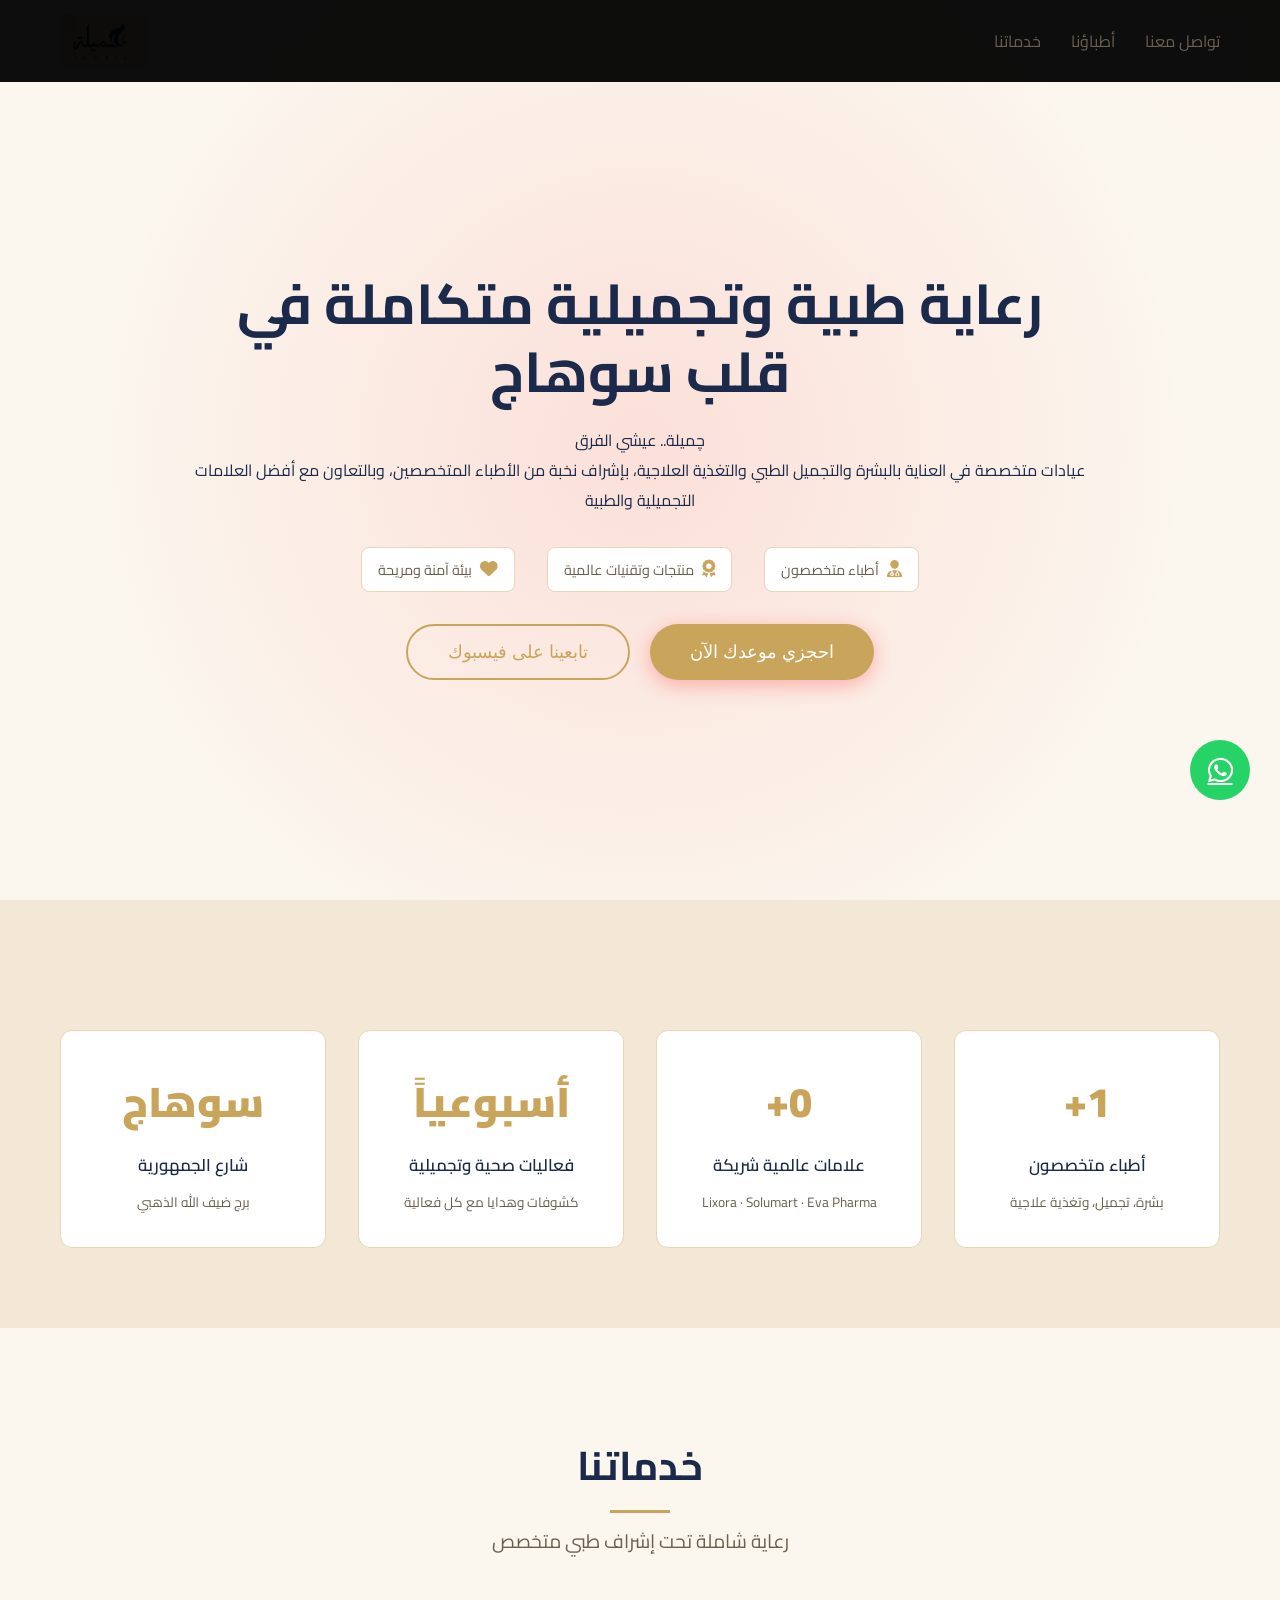
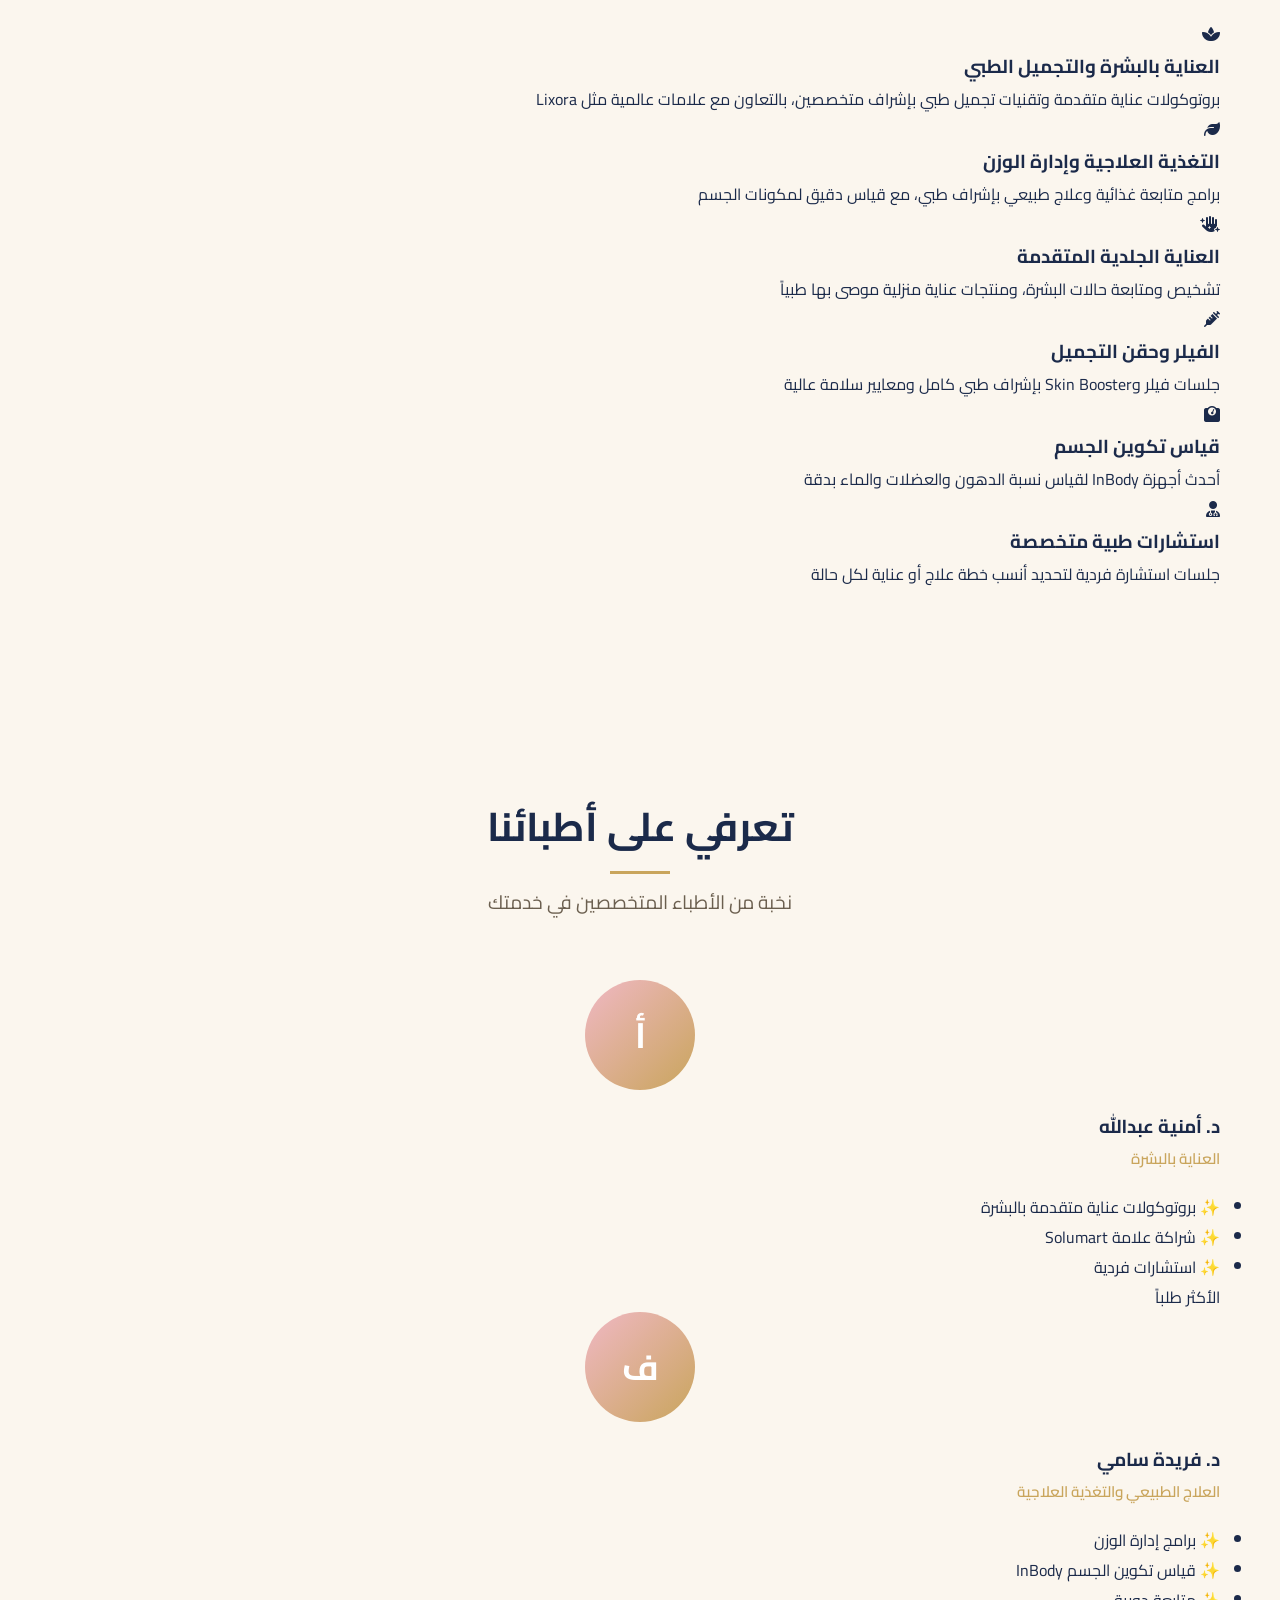
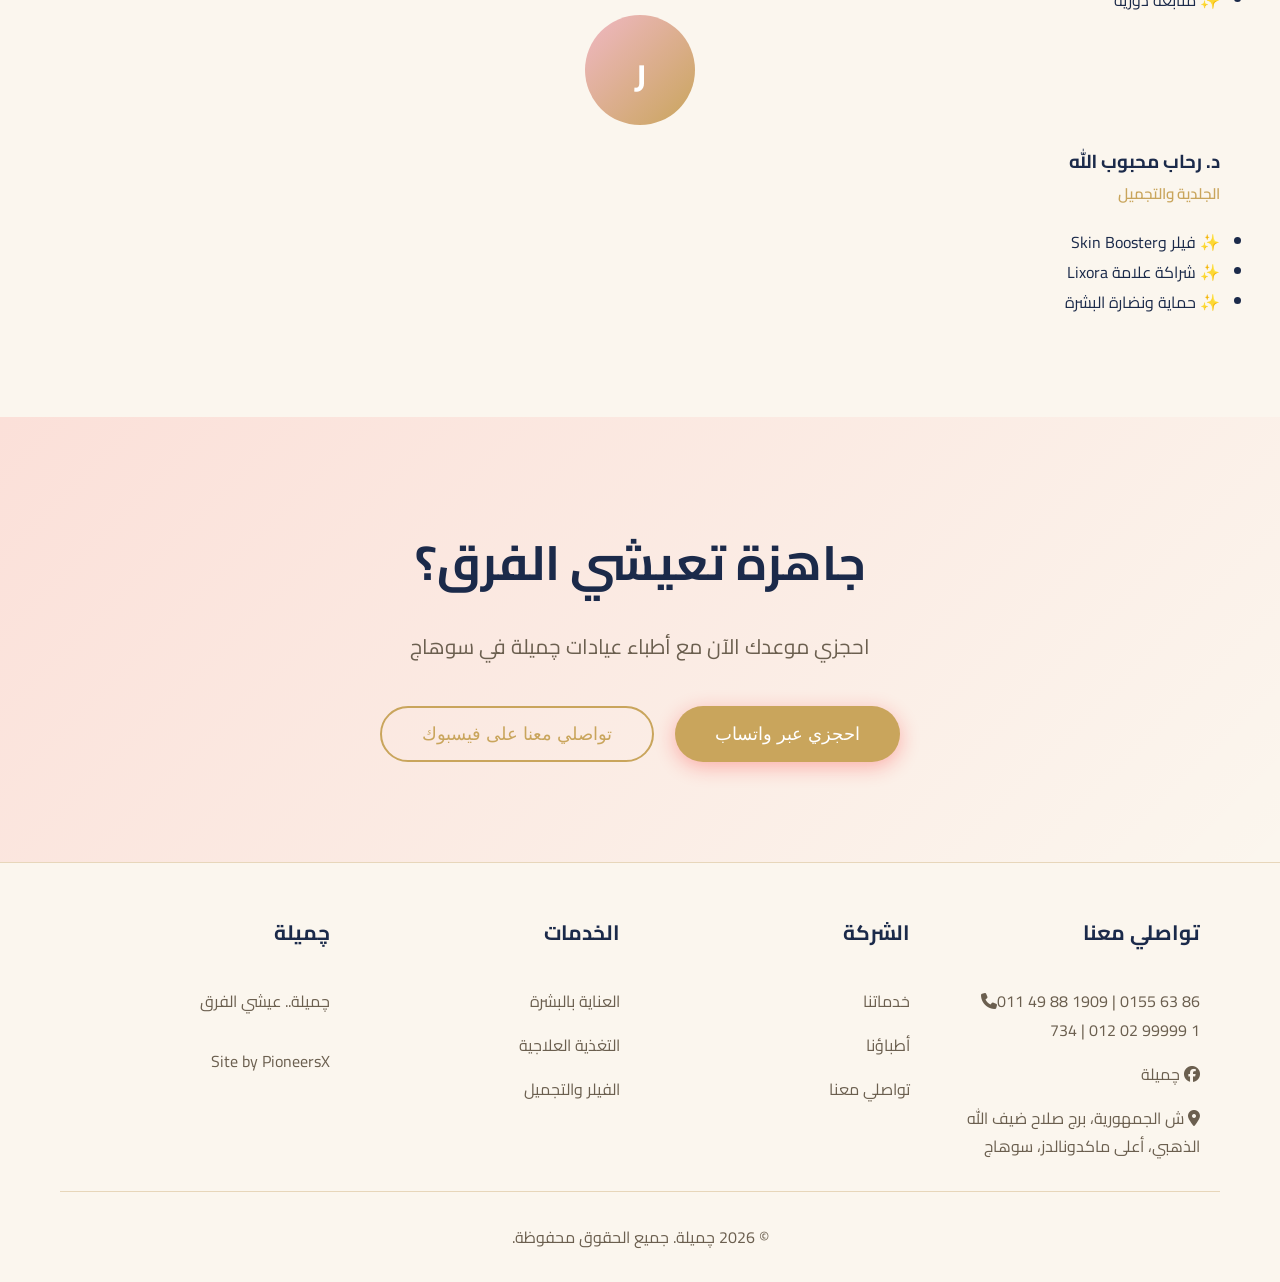
<file: index.html>
<!DOCTYPE html>
<html lang="ar" dir="rtl">
<head>
    <meta charset="UTF-8">
    <meta name="viewport" content="width=device-width, initial-scale=1.0">
    <title>Loading...</title>
    <meta name="description" content="">

    <!-- Favicon -->
    <link rel="icon" type="image/svg+xml" href="data:image/svg+xml,%3Csvg xmlns='http://www.w3.org/2000/svg' viewBox='0 0 100 100'%3E%3Crect width='100' height='100' rx='20' fill='%231B2A4A'/%3E%3Ctext x='50' y='68' font-family='Georgia,serif' font-size='55' font-style='italic' font-weight='700' text-anchor='middle' fill='%23C9A55C'%3EJ%3C/text%3E%3C/svg%3E">

    <!-- Font Awesome -->
    <link rel="stylesheet" href="https://cdnjs.cloudflare.com/ajax/libs/font-awesome/6.4.0/css/all.min.css">

    <!-- Google Fonts -->
    <link rel="preconnect" href="https://fonts.googleapis.com">
    <link rel="preconnect" href="https://fonts.gstatic.com" crossorigin>
    <link href="https://fonts.googleapis.com/css2?family=Cairo:wght@300;400;600;700;900&family=Playfair+Display:ital,wght@1,600;1,700&display=swap" rel="stylesheet">

    <!-- Shared PioneersX Engine CSS (layout, animations, responsive — never edit per client) -->
    <link rel="stylesheet" href="css/style.css">
    <link rel="stylesheet" href="css/animations.css">
    <link rel="stylesheet" href="css/responsive.css">

    <!-- Client Theme CSS (colors + section styling — edit per client) -->

    <style>
        .logo-img { height: 52px; width: auto; display: block; mix-blend-mode: multiply; }
        .footer-content { display: grid; grid-template-columns: repeat(4, 1fr); gap: 40px; text-align: right; }
        .footer-section { display: flex; flex-direction: column; gap: 15px; }
        .contact-phone { direction: ltr; text-align: right; unicode-bidi: plaintext; }
        .contact-phone i { margin-left: 10px; margin-right: 0; }
        @media (max-width: 991px) { .footer-content { grid-template-columns: repeat(2, 1fr); } }
        @media (max-width: 767px) { .footer-content { grid-template-columns: 1fr; } }
    </style>
</head>
<body>

    <!-- Loader -->
    <div class="loader" id="loader">
        <div class="loader-spinner"></div>
    </div>

    <!-- Navbar -->
    <nav class="navbar" id="navbar">
        <div class="nav-container jamela-nav">
            <div class="logo-container">
                <a href="index.html" class="logo-img-link">
                    <img id="logoImg" src="" alt="Jamela" class="logo-img">
                </a>
            </div>
            <ul class="nav-links" id="navLinks">
                <li><a href="#services">خدماتنا</a></li>
                <li><a href="#doctors">أطباؤنا</a></li>
                <li><a href="#contact">تواصل معنا</a></li>
            </ul>
            <button class="mobile-menu-toggle" id="mobileMenu">
                <i class="fas fa-bars"></i>
            </button>
        </div>
    </nav>

    <!-- Hero Section -->
    <section class="hero">
        <div class="container">
            <div class="hero-content">
                <h1 class="fade-in" data-hero-title></h1>
                <p class="subtitle fade-in" data-hero-subtitle></p>
                <p class="description fade-in" data-hero-description></p>

                <div class="trust-badges fade-in" id="heroBadges"></div>

                <div class="hero-buttons fade-in">
                    <button class="btn btn-primary" data-cta="primary"></button>
                    <button class="btn btn-secondary" data-cta="secondary"></button>
                </div>
            </div>
        </div>
    </section>

    <!-- Stats Section -->
    <section class="stats section">
        <div class="container">
            <div class="stats-grid" id="statsGrid"></div>
        </div>
    </section>

    <!-- Services Section -->
    <section id="services" class="features section">
        <div class="container">
            <div class="section-header">
                <h2 class="section-title fade-in">خدماتنا</h2>
                <p class="section-subtitle fade-in">رعاية شاملة تحت إشراف طبي متخصص</p>
            </div>
            <div class="features-grid" id="servicesGrid"></div>
        </div>
    </section>

    <!-- Doctors Section -->
    <section id="doctors" class="pricing section">
        <div class="container">
            <div class="section-header">
                <h2 class="section-title fade-in">تعرفي على أطبائنا</h2>
                <p class="section-subtitle fade-in">نخبة من الأطباء المتخصصين في خدمتك</p>
            </div>
            <div class="pricing-grid" id="doctorsGrid"></div>
        </div>
    </section>

    <!-- Final CTA -->
    <section class="cta section">
        <div class="container">
            <h2 class="fade-in" data-cta-title></h2>
            <p class="fade-in" data-cta-subtitle></p>
            <div class="hero-buttons fade-in">
                <button class="btn btn-primary" data-final-cta="primary"></button>
                <button class="btn btn-secondary" data-final-cta="secondary"></button>
            </div>
        </div>
    </section>

    <!-- Footer -->
    <footer class="footer" id="contact">
        <div class="container">
            <div class="footer-content">
                <div class="footer-section">
                    <h3>تواصلي معنا</h3>
                    <p class="contact-phone"><i class="fas fa-phone"></i><span dir="ltr" data-phone></span></p>
                    <p><i class="fab fa-facebook"></i> <a href="#" target="_blank" data-facebook-link data-brand-name-arabic>الاسم</a></p>
                    <p><i class="fas fa-map-marker-alt"></i> <span data-address></span></p>
                </div>

                <div class="footer-section">
                    <h3>الشركة</h3>
                    <a href="#services">خدماتنا</a>
                    <a href="#doctors">أطباؤنا</a>
                    <a href="#contact">تواصلي معنا</a>
                </div>

                <div class="footer-section">
                    <h3>الخدمات</h3>
                    <a href="#services">العناية بالبشرة</a>
                    <a href="#services">التغذية العلاجية</a>
                    <a href="#services">الفيلر والتجميل</a>
                </div>

                <div class="footer-section">
                    <h3 data-brand-name-arabic>الاسم</h3>
                    <p data-brand-tagline></p>
                    <p style="margin-top: 1rem;">Site by PioneersX</p>
                </div>
            </div>

            <div class="footer-bottom">
                <p>&copy; 2026 <span data-brand-name-arabic>الاسم</span>. جميع الحقوق محفوظة.</p>
            </div>
        </div>
    </footer>

    <!-- WhatsApp Float -->
    <a href="#" target="_blank" class="whatsapp-float" data-whatsapp-link>
        <i class="fab fa-whatsapp"></i>
    </a>

    <!-- Scroll to Top -->
    <button class="scroll-top" id="scrollTop">
        <i class="fas fa-arrow-up"></i>
    </button>

    <!-- Shared PioneersX JS (engine — never edit per client) -->
    <script src="js/animations.js"></script>
    <script src="js/main.js"></script>

    <!-- Client Config (edit per client — this is the ONLY file that changes) -->
    <script src="config.js"></script>

</body>
</html>
</file>
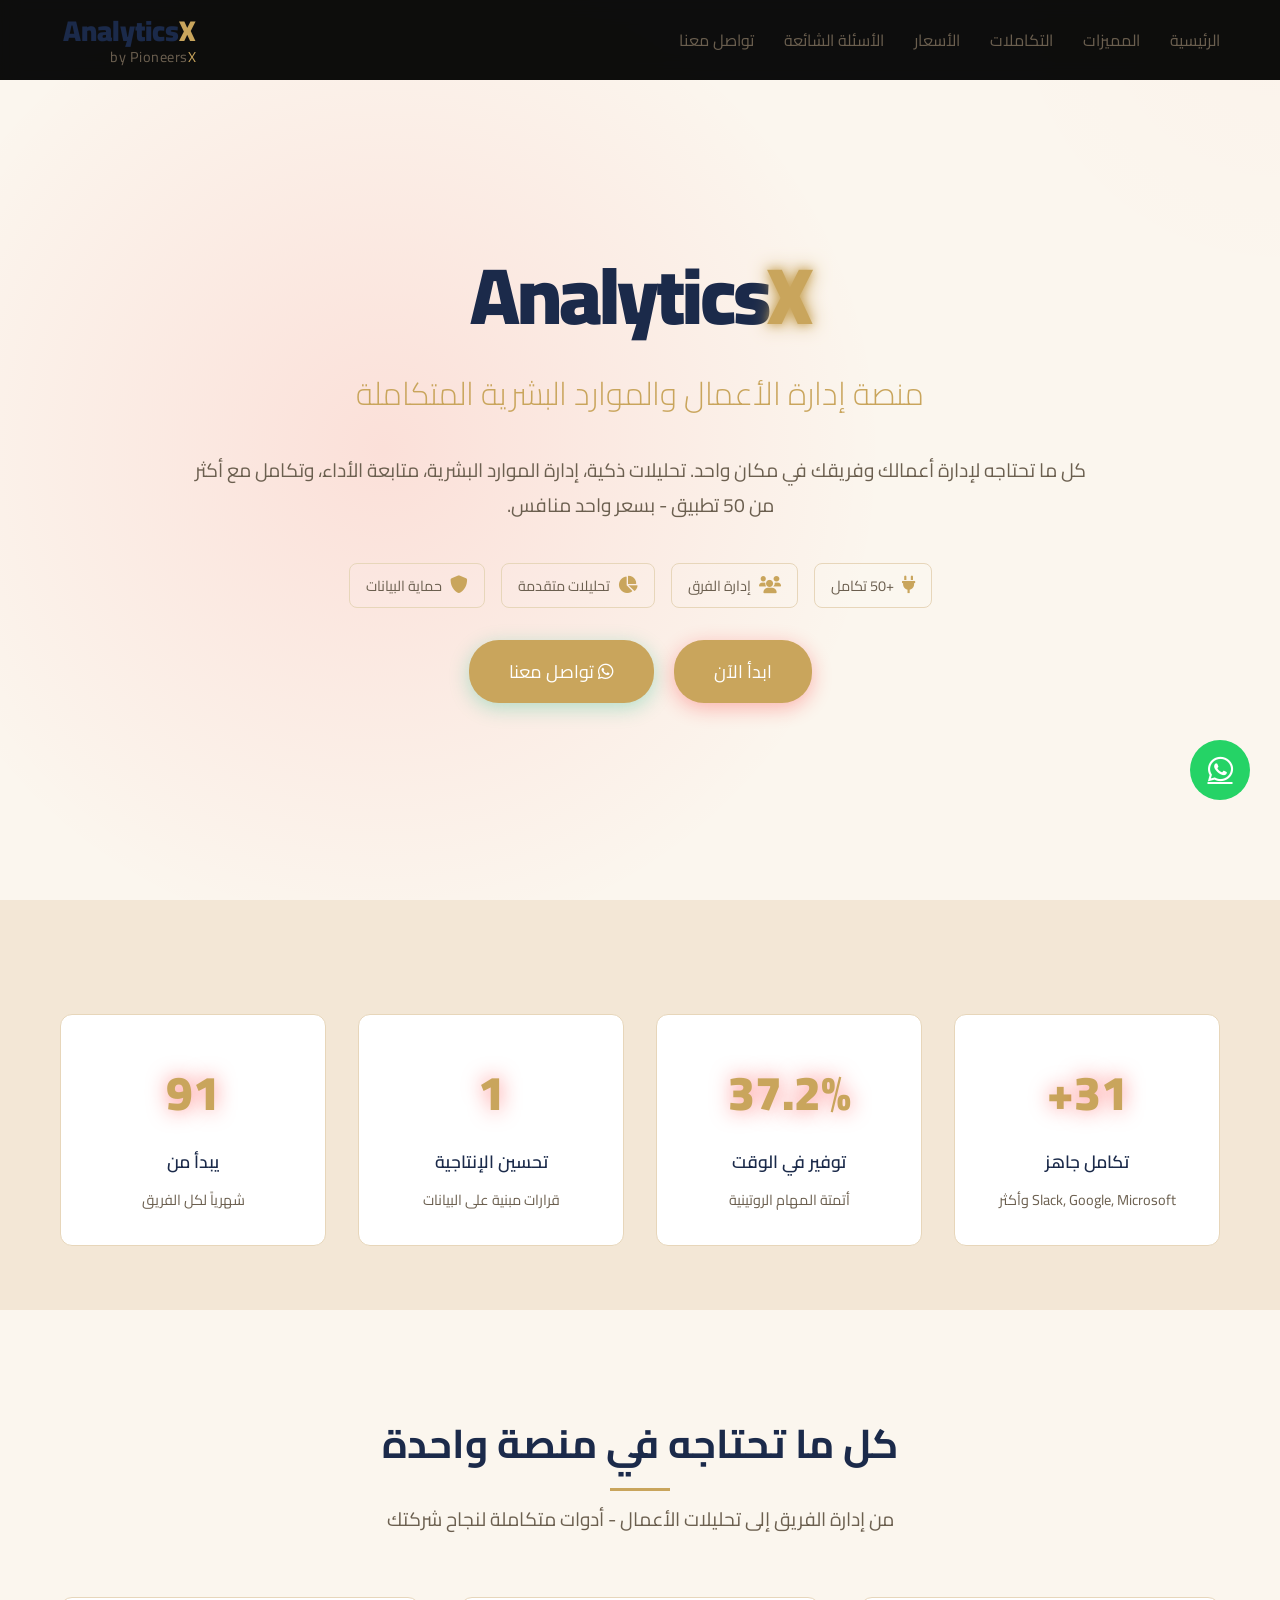
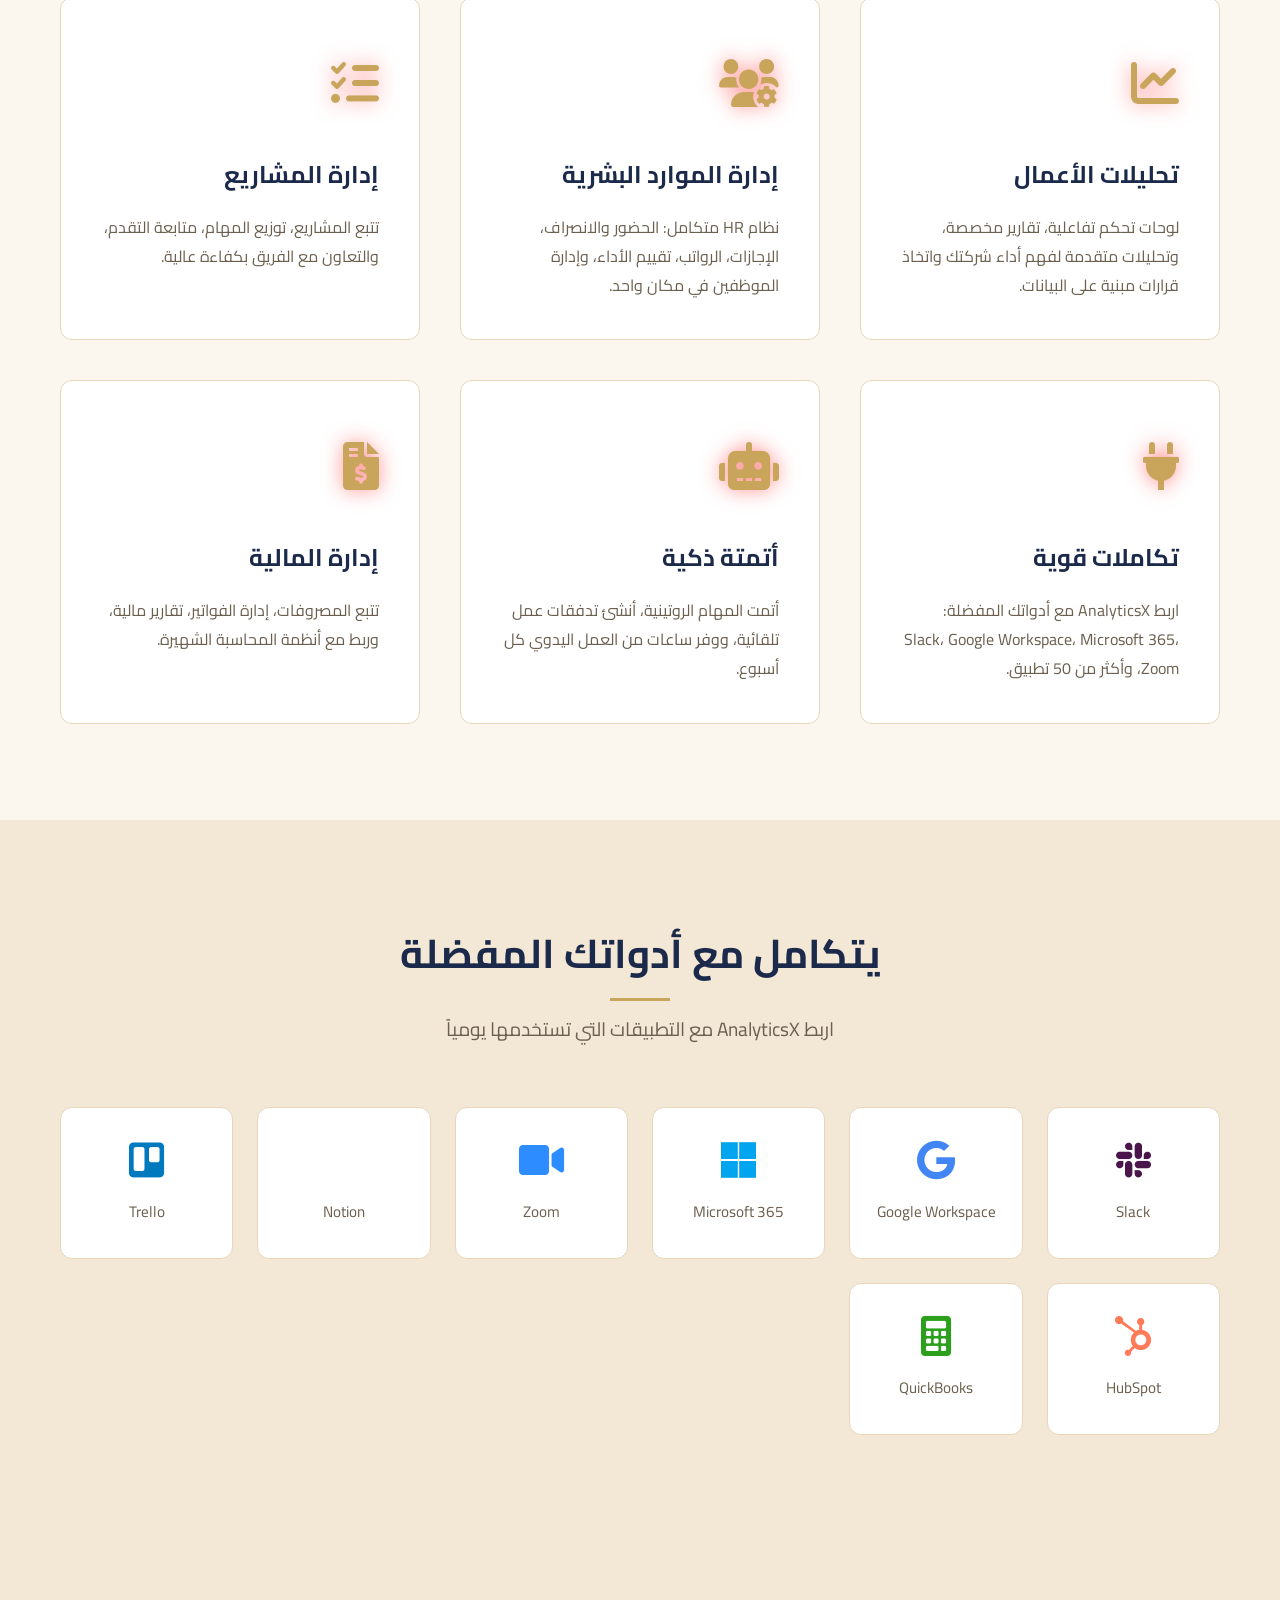
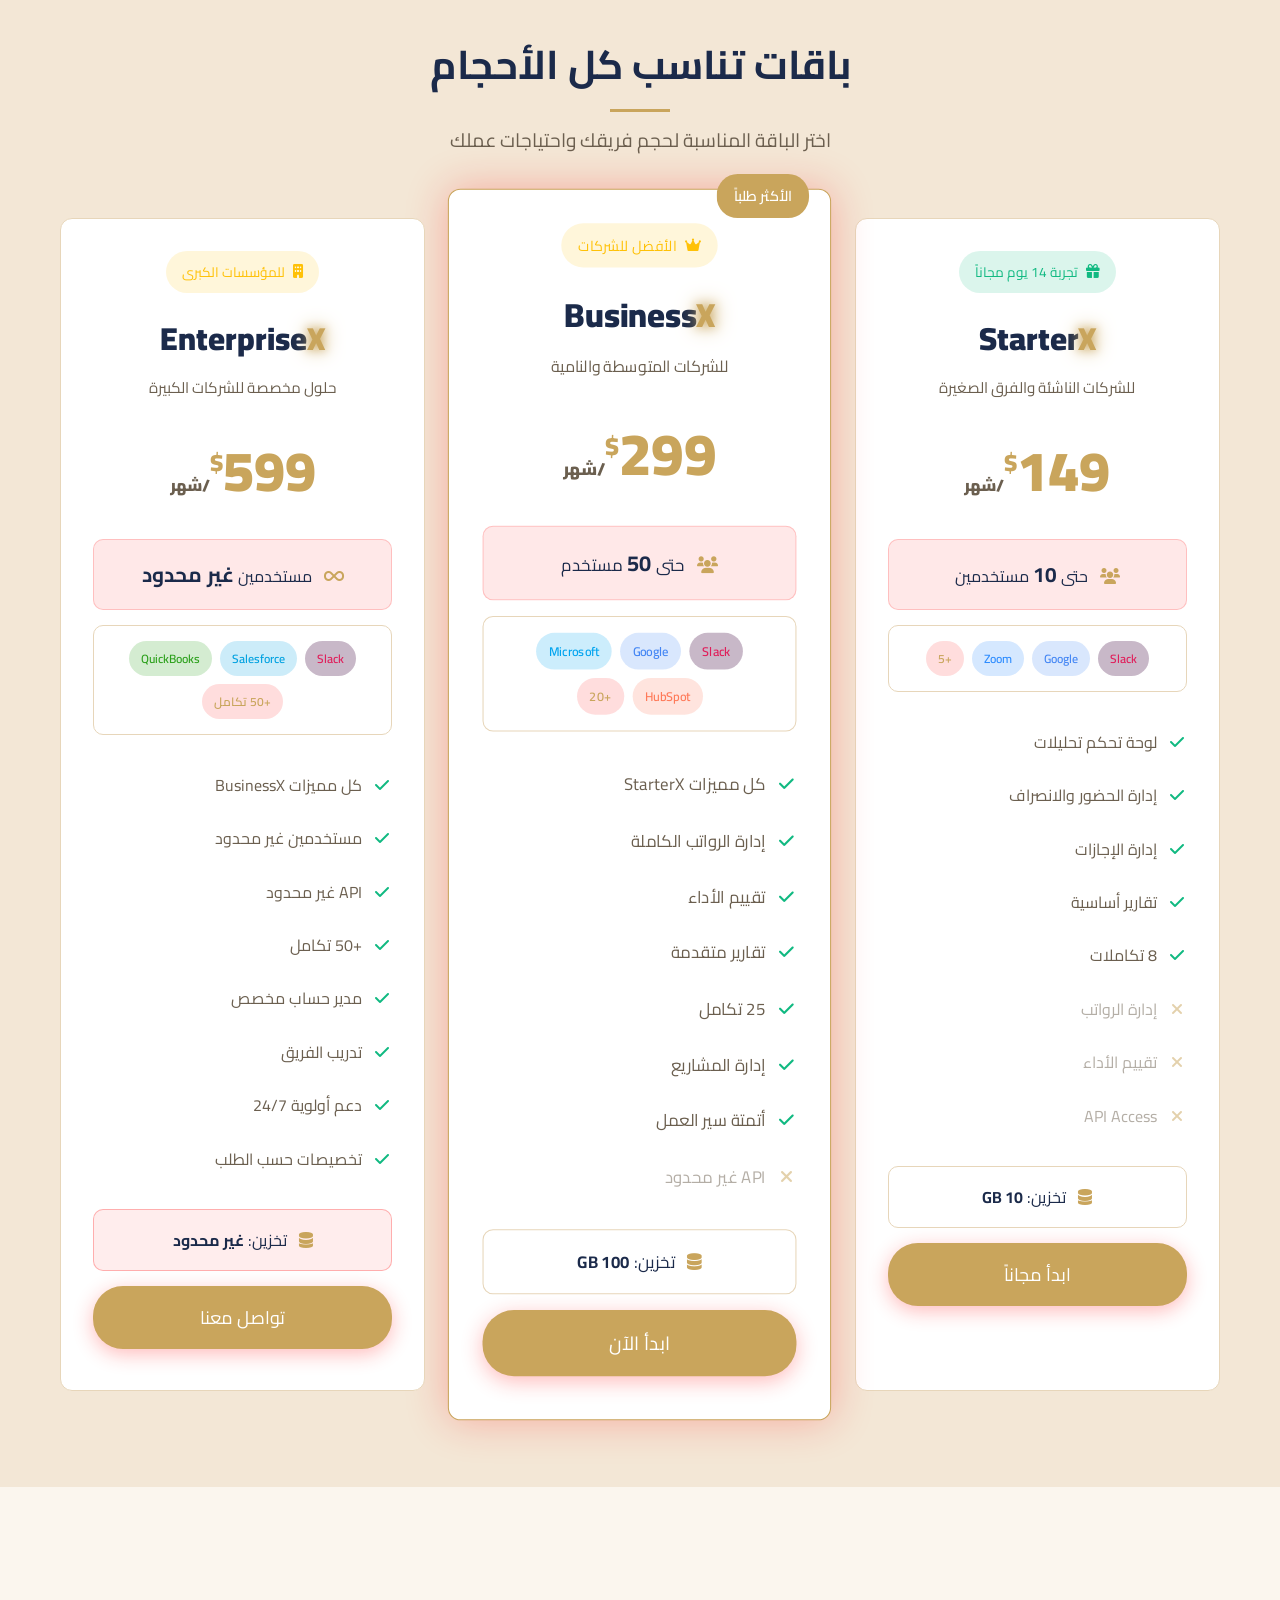
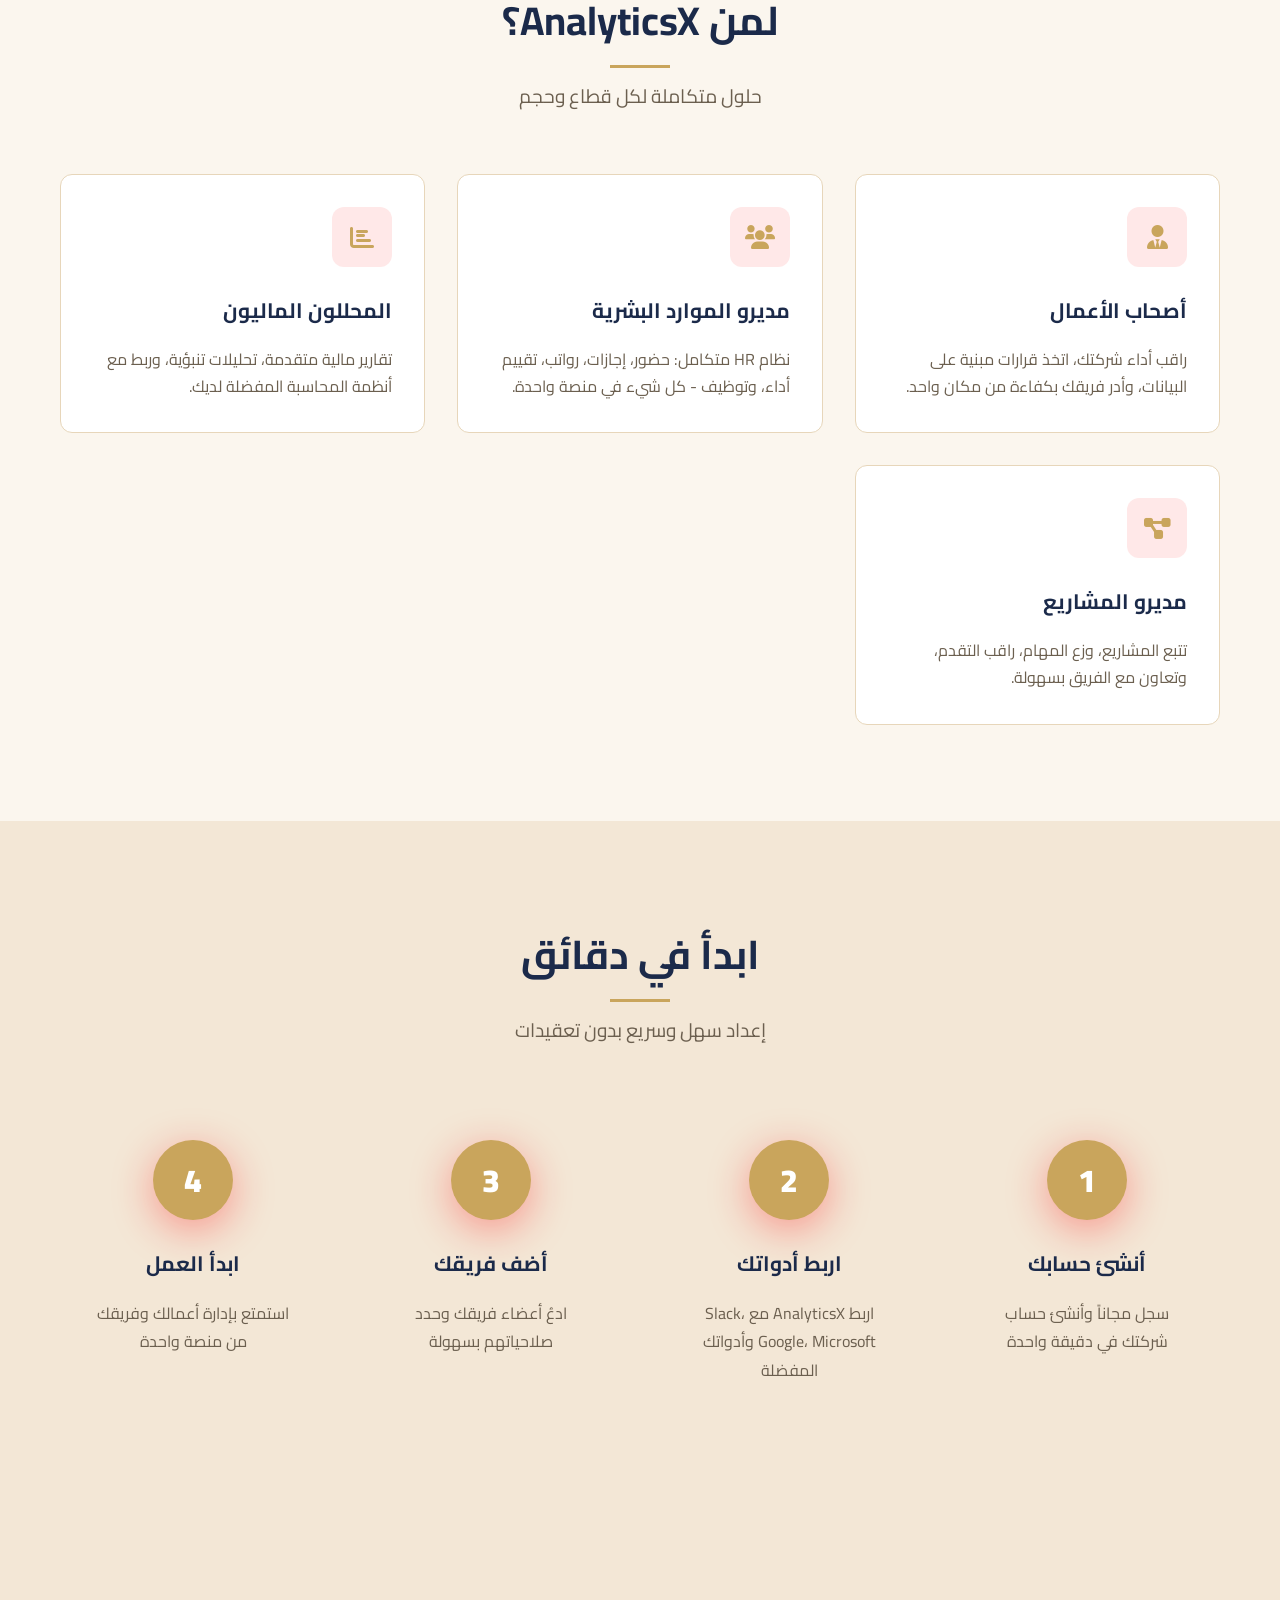
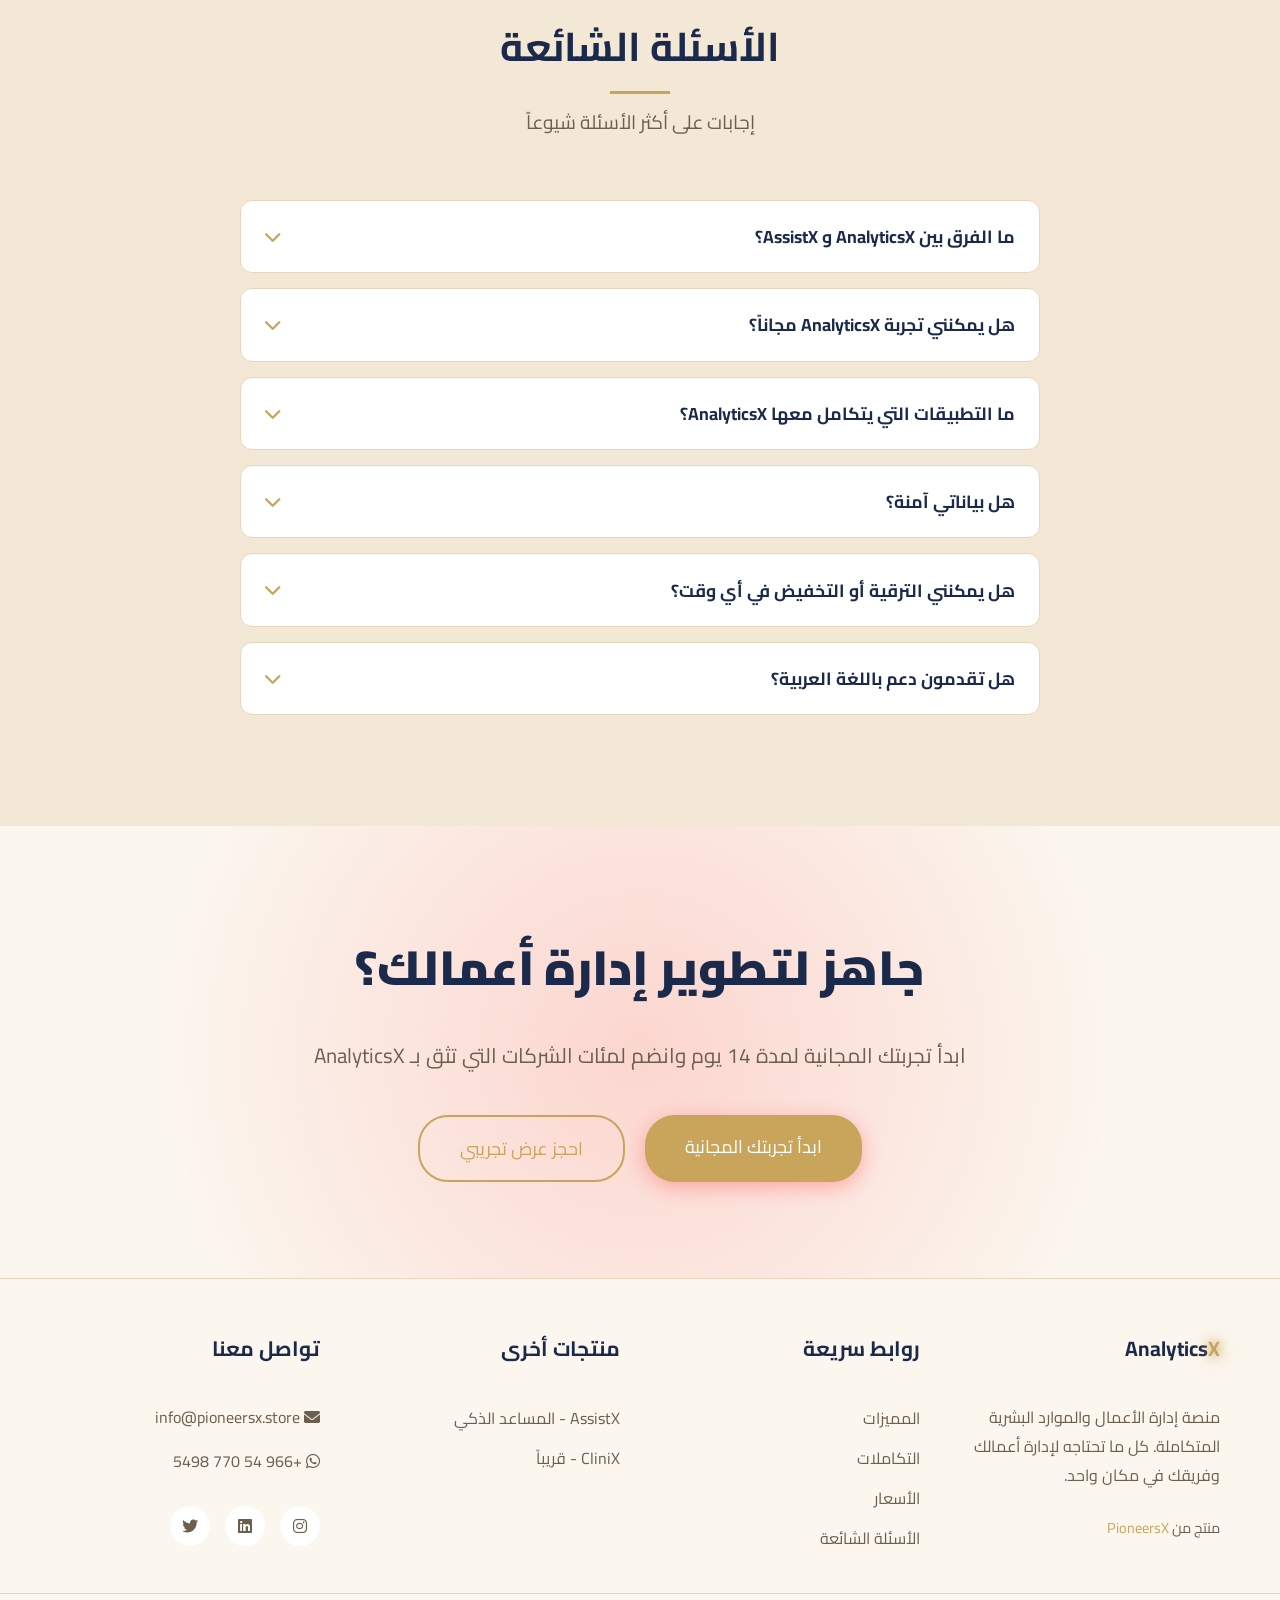
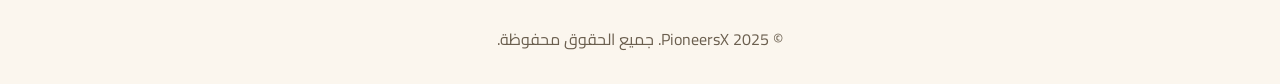
<file: analyticsx/index.html>
<!DOCTYPE html>
<html lang="ar" dir="rtl">
<head>
    <meta charset="UTF-8">
    <meta name="viewport" content="width=device-width, initial-scale=1.0">
    <meta name="description" content="AnalyticsX - منصة إدارة الأعمال والموارد البشرية المتكاملة. تحليلات ذكية، إدارة الفرق، HR، وتكامل مع +50 تطبيق">
    <meta name="keywords" content="AnalyticsX, HR, إدارة الموارد البشرية, تحليلات الأعمال, Business Analytics, PioneersX">
    <meta name="author" content="PioneersX">
    <meta property="og:title" content="AnalyticsX - منصة إدارة الأعمال والموارد البشرية">
    <meta property="og:description" content="كل ما تحتاجه لإدارة أعمالك وفريقك في مكان واحد">
    <meta property="og:type" content="website">
    <meta property="og:url" id="og-url" content="https://pioneersx.store/analyticsx">
    <title>AnalyticsX - منصة إدارة الأعمال والموارد البشرية | PioneersX</title>
    <link rel="icon" type="image/svg+xml" href="data:image/svg+xml,%3Csvg xmlns='http://www.w3.org/2000/svg' viewBox='0 0 100 100'%3E%3Cdefs%3E%3Cfilter id='glow'%3E%3CfeGaussianBlur stdDeviation='5' result='coloredBlur'/%3E%3CfeMerge%3E%3CfeMergeNode in='coloredBlur'/%3E%3CfeMergeNode in='SourceGraphic'/%3E%3C/feMerge%3E%3C/filter%3E%3C/defs%3E%3Ctext x='50' y='75' font-family='Arial,sans-serif' font-size='95' font-weight='bold' text-anchor='middle' fill='%23ff1e1e' filter='url(%23glow)'%3EX%3C/text%3E%3C/svg%3E">
    <link href="https://cdnjs.cloudflare.com/ajax/libs/font-awesome/6.0.0/css/all.min.css" rel="stylesheet">
    <link href="https://fonts.googleapis.com/css2?family=Cairo:wght@400;600;700;900&display=swap" rel="stylesheet">
    <link rel="stylesheet" href="../css/style.css">
    <link rel="stylesheet" href="../css/animations.css">
    <link rel="stylesheet" href="../css/responsive.css">
    <link rel="stylesheet" href="analyticsx-custom.css">
</head>
<body>
    <div class="cursor-dot" id="cursorDot"></div>
    <div class="cursor-outline" id="cursorOutline"></div>
    <div class="loader" id="loader"><div class="loader-spinner"></div></div>

    <nav id="navbar">
        <div class="nav-container">
            <div class="logo-container">
                <a href="../index.html" class="logo logo-with-sub">
                    <span class="logo-main">Analytics<span class="x">X</span></span>
                    <span class="logo-sub">by Pioneers<span class="x">X</span></span>
                </a>
            </div>
            <ul class="nav-links" id="navLinks">
                <li><a href="#contact">تواصل معنا</a></li>
                <li><a href="#faq">الأسئلة الشائعة</a></li>
                <li><a href="#pricing">الأسعار</a></li>
                <li><a href="#integrations">التكاملات</a></li>
                <li><a href="#features">المميزات</a></li>
                <li><a href="../index.html">الرئيسية</a></li>
            </ul>
            <div class="mobile-menu-toggle" id="mobileMenu"><i class="fas fa-bars"></i></div>
        </div>
    </nav>

    <section class="hero" id="home">
        <div class="hero-content">
            <h1 class="fade-in">Analytics<span class="x">X</span></h1>
            <p class="tagline fade-in">منصة إدارة الأعمال والموارد البشرية المتكاملة</p>
            <p class="hero-description fade-in">
                كل ما تحتاجه لإدارة أعمالك وفريقك في مكان واحد. تحليلات ذكية، إدارة الموارد البشرية،
                متابعة الأداء، وتكامل مع أكثر من 50 تطبيق - بسعر واحد منافس.
            </p>
            <div class="trust-badges fade-in">
                <div class="badge"><i class="fas fa-plug"></i><span>+50 تكامل</span></div>
                <div class="badge"><i class="fas fa-users"></i><span>إدارة الفرق</span></div>
                <div class="badge"><i class="fas fa-chart-pie"></i><span>تحليلات متقدمة</span></div>
                <div class="badge"><i class="fas fa-shield-alt"></i><span>حماية البيانات</span></div>
            </div>
            <div class="hero-buttons fade-in">
                <a href="#pricing" class="btn btn-primary">ابدأ الآن</a>
                <a id="hero-whatsapp" href="https://wa.me/9665477705498?text=مرحباً، أريد معرفة المزيد عن AnalyticsX" class="btn btn-whatsapp" target="_blank">
                    <i class="fab fa-whatsapp"></i> تواصل معنا
                </a>
            </div>
        </div>
    </section>

    <section class="stats">
        <div class="container">
            <div class="stats-grid">
                <div class="stat-card fade-in"><div class="stat-number">50+</div><div class="stat-label">تكامل جاهز</div><div class="stat-sublabel">Slack, Google, Microsoft وأكثر</div></div>
                <div class="stat-card fade-in"><div class="stat-number">60%</div><div class="stat-label">توفير في الوقت</div><div class="stat-sublabel">أتمتة المهام الروتينية</div></div>
                <div class="stat-card fade-in"><div class="stat-number">3x</div><div class="stat-label">تحسين الإنتاجية</div><div class="stat-sublabel">قرارات مبنية على البيانات</div></div>
                <div class="stat-card fade-in"><div class="stat-number">$149</div><div class="stat-label">يبدأ من</div><div class="stat-sublabel">شهرياً لكل الفريق</div></div>
            </div>
        </div>
    </section>

    <section class="features section" id="features">
        <div class="container">
            <div class="section-header">
                <h2 class="section-title fade-in">كل ما تحتاجه في منصة واحدة</h2>
                <p class="section-subtitle fade-in">من إدارة الفريق إلى تحليلات الأعمال - أدوات متكاملة لنجاح شركتك</p>
            </div>
            <div class="features-grid">
                <div class="feature-card fade-in"><div class="feature-icon"><i class="fas fa-chart-line"></i></div><h3>تحليلات الأعمال</h3><p>لوحات تحكم تفاعلية، تقارير مخصصة، وتحليلات متقدمة لفهم أداء شركتك واتخاذ قرارات مبنية على البيانات.</p></div>
                <div class="feature-card fade-in"><div class="feature-icon"><i class="fas fa-users-cog"></i></div><h3>إدارة الموارد البشرية</h3><p>نظام HR متكامل: الحضور والانصراف، الإجازات، الرواتب، تقييم الأداء، وإدارة الموظفين في مكان واحد.</p></div>
                <div class="feature-card fade-in"><div class="feature-icon"><i class="fas fa-tasks"></i></div><h3>إدارة المشاريع</h3><p>تتبع المشاريع، توزيع المهام، متابعة التقدم، والتعاون مع الفريق بكفاءة عالية.</p></div>
                <div class="feature-card fade-in"><div class="feature-icon"><i class="fas fa-plug"></i></div><h3>تكاملات قوية</h3><p>اربط AnalyticsX مع أدواتك المفضلة: Slack، Google Workspace، Microsoft 365، Zoom، وأكثر من 50 تطبيق.</p></div>
                <div class="feature-card fade-in"><div class="feature-icon"><i class="fas fa-robot"></i></div><h3>أتمتة ذكية</h3><p>أتمت المهام الروتينية، أنشئ تدفقات عمل تلقائية، ووفر ساعات من العمل اليدوي كل أسبوع.</p></div>
                <div class="feature-card fade-in"><div class="feature-icon"><i class="fas fa-file-invoice-dollar"></i></div><h3>إدارة المالية</h3><p>تتبع المصروفات، إدارة الفواتير، تقارير مالية، وربط مع أنظمة المحاسبة الشهيرة.</p></div>
            </div>
        </div>
    </section>

    <section class="integrations section" id="integrations">
        <div class="container">
            <div class="section-header">
                <h2 class="section-title fade-in">يتكامل مع أدواتك المفضلة</h2>
                <p class="section-subtitle fade-in">اربط AnalyticsX مع التطبيقات التي تستخدمها يومياً</p>
            </div>
            <div class="integrations-grid">
                <div class="integration-card slack fade-in"><i class="fab fa-slack"></i><span>Slack</span></div>
                <div class="integration-card google fade-in"><i class="fab fa-google"></i><span>Google Workspace</span></div>
                <div class="integration-card microsoft fade-in"><i class="fab fa-microsoft"></i><span>Microsoft 365</span></div>
                <div class="integration-card zoom fade-in"><i class="fas fa-video"></i><span>Zoom</span></div>
                <div class="integration-card notion fade-in"><i class="fas fa-book"></i><span>Notion</span></div>
                <div class="integration-card trello fade-in"><i class="fab fa-trello"></i><span>Trello</span></div>
                <div class="integration-card hubspot fade-in"><i class="fab fa-hubspot"></i><span>HubSpot</span></div>
                <div class="integration-card quickbooks fade-in"><i class="fas fa-calculator"></i><span>QuickBooks</span></div>
            </div>
        </div>
    </section>

    <section class="pricing section" id="pricing">
        <div class="container">
            <div class="section-header">
                <h2 class="section-title fade-in">باقات تناسب كل الأحجام</h2>
                <p class="section-subtitle fade-in">اختر الباقة المناسبة لحجم فريقك واحتياجات عملك</p>
            </div>
            <div class="pricing-grid">
                <!-- StarterX -->
                <div class="pricing-card fade-in">
                    <div class="trial-badge"><i class="fas fa-gift"></i> تجربة 14 يوم مجاناً</div>
                    <h3 class="tier-name">Starter<span class="x">X</span></h3>
                    <p class="tier-tagline">للشركات الناشئة والفرق الصغيرة</p>
                    <div class="price"><span class="currency">$</span>149<span class="period">/شهر</span></div>
                    <div class="users-box"><i class="fas fa-users"></i> حتى <strong>10</strong> مستخدمين</div>
                    <div class="integration-tags">
                        <span class="integration-tag slack">Slack</span>
                        <span class="integration-tag google">Google</span>
                        <span class="integration-tag zoom">Zoom</span>
                        <span class="integration-tag more">+5</span>
                    </div>
                    <ul class="pricing-features">
                        <li class="included"><i class="fas fa-check"></i> لوحة تحكم تحليلات</li>
                        <li class="included"><i class="fas fa-check"></i> إدارة الحضور والانصراف</li>
                        <li class="included"><i class="fas fa-check"></i> إدارة الإجازات</li>
                        <li class="included"><i class="fas fa-check"></i> تقارير أساسية</li>
                        <li class="included"><i class="fas fa-check"></i> 8 تكاملات</li>
                        <li class="disabled"><i class="fas fa-times"></i> إدارة الرواتب</li>
                        <li class="disabled"><i class="fas fa-times"></i> تقييم الأداء</li>
                        <li class="disabled"><i class="fas fa-times"></i> API Access</li>
                    </ul>
                    <div class="storage-box"><i class="fas fa-database"></i> تخزين: <strong>10 GB</strong></div>
                    <a id="wa-starter" href="https://wa.me/9665477705498?text=مرحباً، أريد الاشتراك في باقة StarterX - $149 لـ AnalyticsX" class="btn btn-primary" target="_blank" style="width: 100%;">ابدأ مجاناً</a>
                </div>

                <!-- BusinessX -->
                <div class="pricing-card popular fade-in">
                    <div class="pricing-badge">الأكثر طلباً</div>
                    <div class="trial-badge crown"><i class="fas fa-crown"></i> الأفضل للشركات</div>
                    <h3 class="tier-name">Business<span class="x">X</span></h3>
                    <p class="tier-tagline">للشركات المتوسطة والنامية</p>
                    <div class="price"><span class="currency">$</span>299<span class="period">/شهر</span></div>
                    <div class="users-box"><i class="fas fa-users"></i> حتى <strong>50</strong> مستخدم</div>
                    <div class="integration-tags">
                        <span class="integration-tag slack">Slack</span>
                        <span class="integration-tag google">Google</span>
                        <span class="integration-tag microsoft">Microsoft</span>
                        <span class="integration-tag hubspot">HubSpot</span>
                        <span class="integration-tag more">+20</span>
                    </div>
                    <ul class="pricing-features">
                        <li class="included"><i class="fas fa-check"></i> كل مميزات StarterX</li>
                        <li class="included"><i class="fas fa-check"></i> إدارة الرواتب الكاملة</li>
                        <li class="included"><i class="fas fa-check"></i> تقييم الأداء</li>
                        <li class="included"><i class="fas fa-check"></i> تقارير متقدمة</li>
                        <li class="included"><i class="fas fa-check"></i> 25 تكامل</li>
                        <li class="included"><i class="fas fa-check"></i> إدارة المشاريع</li>
                        <li class="included"><i class="fas fa-check"></i> أتمتة سير العمل</li>
                        <li class="disabled"><i class="fas fa-times"></i> API غير محدود</li>
                    </ul>
                    <div class="storage-box"><i class="fas fa-database"></i> تخزين: <strong>100 GB</strong></div>
                    <a id="wa-business" href="https://wa.me/9665477705498?text=مرحباً، أريد الاشتراك في باقة BusinessX - $299 لـ AnalyticsX" class="btn btn-primary" target="_blank" style="width: 100%;">ابدأ الآن</a>
                </div>

                <!-- EnterpriseX -->
                <div class="pricing-card fade-in">
                    <div class="trial-badge crown"><i class="fas fa-building"></i> للمؤسسات الكبرى</div>
                    <h3 class="tier-name">Enterprise<span class="x">X</span></h3>
                    <p class="tier-tagline">حلول مخصصة للشركات الكبيرة</p>
                    <div class="price"><span class="currency">$</span>599<span class="period">/شهر</span></div>
                    <div class="users-box unlimited"><i class="fas fa-infinity"></i> مستخدمين <strong>غير محدود</strong></div>
                    <div class="integration-tags">
                        <span class="integration-tag slack">Slack</span>
                        <span class="integration-tag salesforce">Salesforce</span>
                        <span class="integration-tag quickbooks">QuickBooks</span>
                        <span class="integration-tag more">+50 تكامل</span>
                    </div>
                    <ul class="pricing-features">
                        <li class="included"><i class="fas fa-check"></i> كل مميزات BusinessX</li>
                        <li class="included"><i class="fas fa-check"></i> مستخدمين غير محدود</li>
                        <li class="included"><i class="fas fa-check"></i> API غير محدود</li>
                        <li class="included"><i class="fas fa-check"></i> +50 تكامل</li>
                        <li class="included"><i class="fas fa-check"></i> مدير حساب مخصص</li>
                        <li class="included"><i class="fas fa-check"></i> تدريب الفريق</li>
                        <li class="included"><i class="fas fa-check"></i> دعم أولوية 24/7</li>
                        <li class="included"><i class="fas fa-check"></i> تخصيصات حسب الطلب</li>
                    </ul>
                    <div class="storage-box unlimited"><i class="fas fa-database"></i> تخزين: <strong>غير محدود</strong></div>
                    <a id="wa-enterprise" href="https://wa.me/9665477705498?text=مرحباً، أريد الاشتراك في باقة EnterpriseX - $599 لـ AnalyticsX" class="btn btn-primary" target="_blank" style="width: 100%;">تواصل معنا</a>
                </div>
            </div>
        </div>
    </section>

    <section class="use-cases section" id="use-cases">
        <div class="container">
            <div class="section-header">
                <h2 class="section-title fade-in">لمن AnalyticsX؟</h2>
                <p class="section-subtitle fade-in">حلول متكاملة لكل قطاع وحجم</p>
            </div>
            <div class="use-cases-grid">
                <div class="use-case-card fade-in"><div class="use-case-icon"><i class="fas fa-user-tie"></i></div><h3>أصحاب الأعمال</h3><p>راقب أداء شركتك، اتخذ قرارات مبنية على البيانات، وأدر فريقك بكفاءة من مكان واحد.</p></div>
                <div class="use-case-card fade-in"><div class="use-case-icon"><i class="fas fa-users"></i></div><h3>مديرو الموارد البشرية</h3><p>نظام HR متكامل: حضور، إجازات، رواتب، تقييم أداء، وتوظيف - كل شيء في منصة واحدة.</p></div>
                <div class="use-case-card fade-in"><div class="use-case-icon"><i class="fas fa-chart-bar"></i></div><h3>المحللون الماليون</h3><p>تقارير مالية متقدمة، تحليلات تنبؤية، وربط مع أنظمة المحاسبة المفضلة لديك.</p></div>
                <div class="use-case-card fade-in"><div class="use-case-icon"><i class="fas fa-project-diagram"></i></div><h3>مديرو المشاريع</h3><p>تتبع المشاريع، وزع المهام، راقب التقدم، وتعاون مع الفريق بسهولة.</p></div>
            </div>
        </div>
    </section>

    <section class="how-it-works section" id="how-it-works">
        <div class="container">
            <div class="section-header">
                <h2 class="section-title fade-in">ابدأ في دقائق</h2>
                <p class="section-subtitle fade-in">إعداد سهل وسريع بدون تعقيدات</p>
            </div>
            <div class="steps-grid">
                <div class="step-card fade-in"><div class="step-number">1</div><h3>أنشئ حسابك</h3><p>سجل مجاناً وأنشئ حساب شركتك في دقيقة واحدة</p></div>
                <div class="step-card fade-in"><div class="step-number">2</div><h3>اربط أدواتك</h3><p>اربط AnalyticsX مع Slack، Google، Microsoft وأدواتك المفضلة</p></div>
                <div class="step-card fade-in"><div class="step-number">3</div><h3>أضف فريقك</h3><p>ادعُ أعضاء فريقك وحدد صلاحياتهم بسهولة</p></div>
                <div class="step-card fade-in"><div class="step-number">4</div><h3>ابدأ العمل</h3><p>استمتع بإدارة أعمالك وفريقك من منصة واحدة</p></div>
            </div>
        </div>
    </section>

    <section class="faq section" id="faq">
        <div class="container">
            <div class="section-header">
                <h2 class="section-title fade-in">الأسئلة الشائعة</h2>
                <p class="section-subtitle fade-in">إجابات على أكثر الأسئلة شيوعاً</p>
            </div>
            <div class="faq-grid">
                <div class="faq-item fade-in"><div class="faq-question"><span>ما الفرق بين AnalyticsX و AssistX؟</span><i class="fas fa-chevron-down"></i></div><div class="faq-answer">AssistX مساعد شخصي بالذكاء الاصطناعي للأفراد يجمع 15+ نموذج AI. بينما AnalyticsX منصة متكاملة لإدارة الأعمال والموارد البشرية للشركات والفرق.</div></div>
                <div class="faq-item fade-in"><div class="faq-question"><span>هل يمكنني تجربة AnalyticsX مجاناً؟</span><i class="fas fa-chevron-down"></i></div><div class="faq-answer">نعم! نقدم تجربة مجانية لمدة 14 يوم لجميع الباقات بدون الحاجة لبطاقة ائتمان.</div></div>
                <div class="faq-item fade-in"><div class="faq-question"><span>ما التطبيقات التي يتكامل معها AnalyticsX؟</span><i class="fas fa-chevron-down"></i></div><div class="faq-answer">نتكامل مع أكثر من 50 تطبيق شهير منها: Slack، Google Workspace، Microsoft 365، Zoom، Notion، Trello، HubSpot، QuickBooks، Salesforce وغيرها الكثير.</div></div>
                <div class="faq-item fade-in"><div class="faq-question"><span>هل بياناتي آمنة؟</span><i class="fas fa-chevron-down"></i></div><div class="faq-answer">نعم، نستخدم تشفير SSL/TLS لجميع البيانات، مع نسخ احتياطية يومية، ونلتزم بأعلى معايير حماية البيانات العالمية.</div></div>
                <div class="faq-item fade-in"><div class="faq-question"><span>هل يمكنني الترقية أو التخفيض في أي وقت؟</span><i class="fas fa-chevron-down"></i></div><div class="faq-answer">بالتأكيد! يمكنك تغيير باقتك في أي وقت. عند الترقية ستحصل على المميزات الجديدة فوراً، وعند التخفيض ستستمر بباقتك الحالية حتى نهاية الفترة المدفوعة.</div></div>
                <div class="faq-item fade-in"><div class="faq-question"><span>هل تقدمون دعم باللغة العربية؟</span><i class="fas fa-chevron-down"></i></div><div class="faq-answer">نعم! فريق الدعم لدينا يتحدث العربية والإنجليزية، ومتاح للمساعدة عبر الواتساب والبريد الإلكتروني على مدار الأسبوع.</div></div>
            </div>
        </div>
    </section>

    <section class="cta section" id="contact">
        <div class="container">
            <h2 class="fade-in">جاهز لتطوير إدارة أعمالك؟</h2>
            <p class="fade-in">ابدأ تجربتك المجانية لمدة 14 يوم وانضم لمئات الشركات التي تثق بـ AnalyticsX</p>
            <div class="hero-buttons fade-in">
                <a id="cta-free" href="https://wa.me/9665477705498?text=مرحباً، أريد بدء تجربة مجانية لـ AnalyticsX" class="btn btn-primary" target="_blank">ابدأ تجربتك المجانية</a>
                <a id="cta-demo" href="https://wa.me/9665477705498?text=مرحباً، أريد عرض تجريبي لـ AnalyticsX" class="btn btn-secondary" target="_blank">احجز عرض تجريبي</a>
            </div>
        </div>
    </section>

    <a id="whatsapp-float" href="https://wa.me/9665477705498?text=مرحباً، لدي سؤال عن AnalyticsX" class="whatsapp-float" target="_blank" title="تواصل معنا عبر واتساب">
        <i class="fab fa-whatsapp"></i>
    </a>

    <footer>
        <div class="footer-content">
            <div class="footer-section">
                <h3>Analytics<span class="x" style="color: var(--primary-red); animation: glowPulse 2s infinite;">X</span></h3>
                <p>منصة إدارة الأعمال والموارد البشرية المتكاملة. كل ما تحتاجه لإدارة أعمالك وفريقك في مكان واحد.</p>
                <p style="margin-top: 10px; font-size: 0.9rem;">منتج من <a href="../index.html" style="color: var(--primary-red);">PioneersX</a></p>
            </div>
            <div class="footer-section">
                <h3>روابط سريعة</h3>
                <ul>
                    <li><a href="#features">المميزات</a></li>
                    <li><a href="#integrations">التكاملات</a></li>
                    <li><a href="#pricing">الأسعار</a></li>
                    <li><a href="#faq">الأسئلة الشائعة</a></li>
                </ul>
            </div>
            <div class="footer-section">
                <h3>منتجات أخرى</h3>
                <ul>
                    <li><a href="../assistx/index.html">AssistX - المساعد الذكي</a></li>
                    <li><a href="../index.html#products">CliniX - قريباً</a></li>
                </ul>
            </div>
            <div class="footer-section">
                <h3>تواصل معنا</h3>
                <p><a id="footer-email" href="mailto:info@pioneersx.store" style="color: var(--text-gray); text-decoration: none;"><i class="fas fa-envelope"></i> <span data-brand="brand-email">info@pioneersx.store</span></a></p>
                <p><a id="footer-whatsapp" href="https://wa.me/9665477705498" target="_blank" style="color: var(--text-gray); text-decoration: none;"><i class="fab fa-whatsapp"></i> <span data-brand="brand-phone">+966 54 770 5498</span></a></p>
                <div class="social-links" style="margin-top: 15px;">
                    <a data-brand="social-instagram" href="https://www.instagram.com/pioneersxai/" target="_blank"><i class="fab fa-instagram"></i></a>
                    <a data-brand="social-linkedin" href="https://www.linkedin.com/company/pioneersx" target="_blank"><i class="fab fa-linkedin"></i></a>
                    <a data-brand="social-twitter" href="https://x.com/pioneersxai" target="_blank"><i class="fab fa-twitter"></i></a>
                </div>
            </div>
        </div>
        <div class="footer-bottom">
            <p>&copy; 2025 <span data-brand="brand-name">PioneersX</span>. جميع الحقوق محفوظة.</p>
        </div>
    </footer>

    <div class="scroll-top" id="scrollTop"><i class="fas fa-arrow-up"></i></div>

    <script src="../config.js"></script>
    <script>
        document.addEventListener('DOMContentLoaded', function() {
            if (typeof BRAND === 'undefined') return;
            const wa = BRAND.whatsapp;
            document.getElementById('hero-whatsapp').href  = `https://wa.me/${wa}?text=${encodeURIComponent('مرحباً، أريد معرفة المزيد عن AnalyticsX')}`;
            document.getElementById('wa-starter').href     = `https://wa.me/${wa}?text=${encodeURIComponent('مرحباً، أريد الاشتراك في باقة StarterX - $149 لـ AnalyticsX')}`;
            document.getElementById('wa-business').href    = `https://wa.me/${wa}?text=${encodeURIComponent('مرحباً، أريد الاشتراك في باقة BusinessX - $299 لـ AnalyticsX')}`;
            document.getElementById('wa-enterprise').href  = `https://wa.me/${wa}?text=${encodeURIComponent('مرحباً، أريد الاشتراك في باقة EnterpriseX - $599 لـ AnalyticsX')}`;
            document.getElementById('cta-free').href       = `https://wa.me/${wa}?text=${encodeURIComponent('مرحباً، أريد بدء تجربة مجانية لـ AnalyticsX')}`;
            document.getElementById('cta-demo').href       = `https://wa.me/${wa}?text=${encodeURIComponent('مرحباً، أريد عرض تجريبي لـ AnalyticsX')}`;
            document.getElementById('whatsapp-float').href = `https://wa.me/${wa}?text=${encodeURIComponent('مرحباً، لدي سؤال عن AnalyticsX')}`;
            document.getElementById('footer-whatsapp').href = `https://wa.me/${wa}`;
            document.getElementById('footer-email').href   = `mailto:${BRAND.email}`;
            document.getElementById('og-url').content      = `${BRAND.domain}/analyticsx`;
        });
    </script>
    <script src="../js/main.js"></script>
    <script src="../js/animations.js"></script>
    <script src="../js/cursor.js"></script>
    <script src="analyticsx.js"></script>
</body>
</html>
</file>
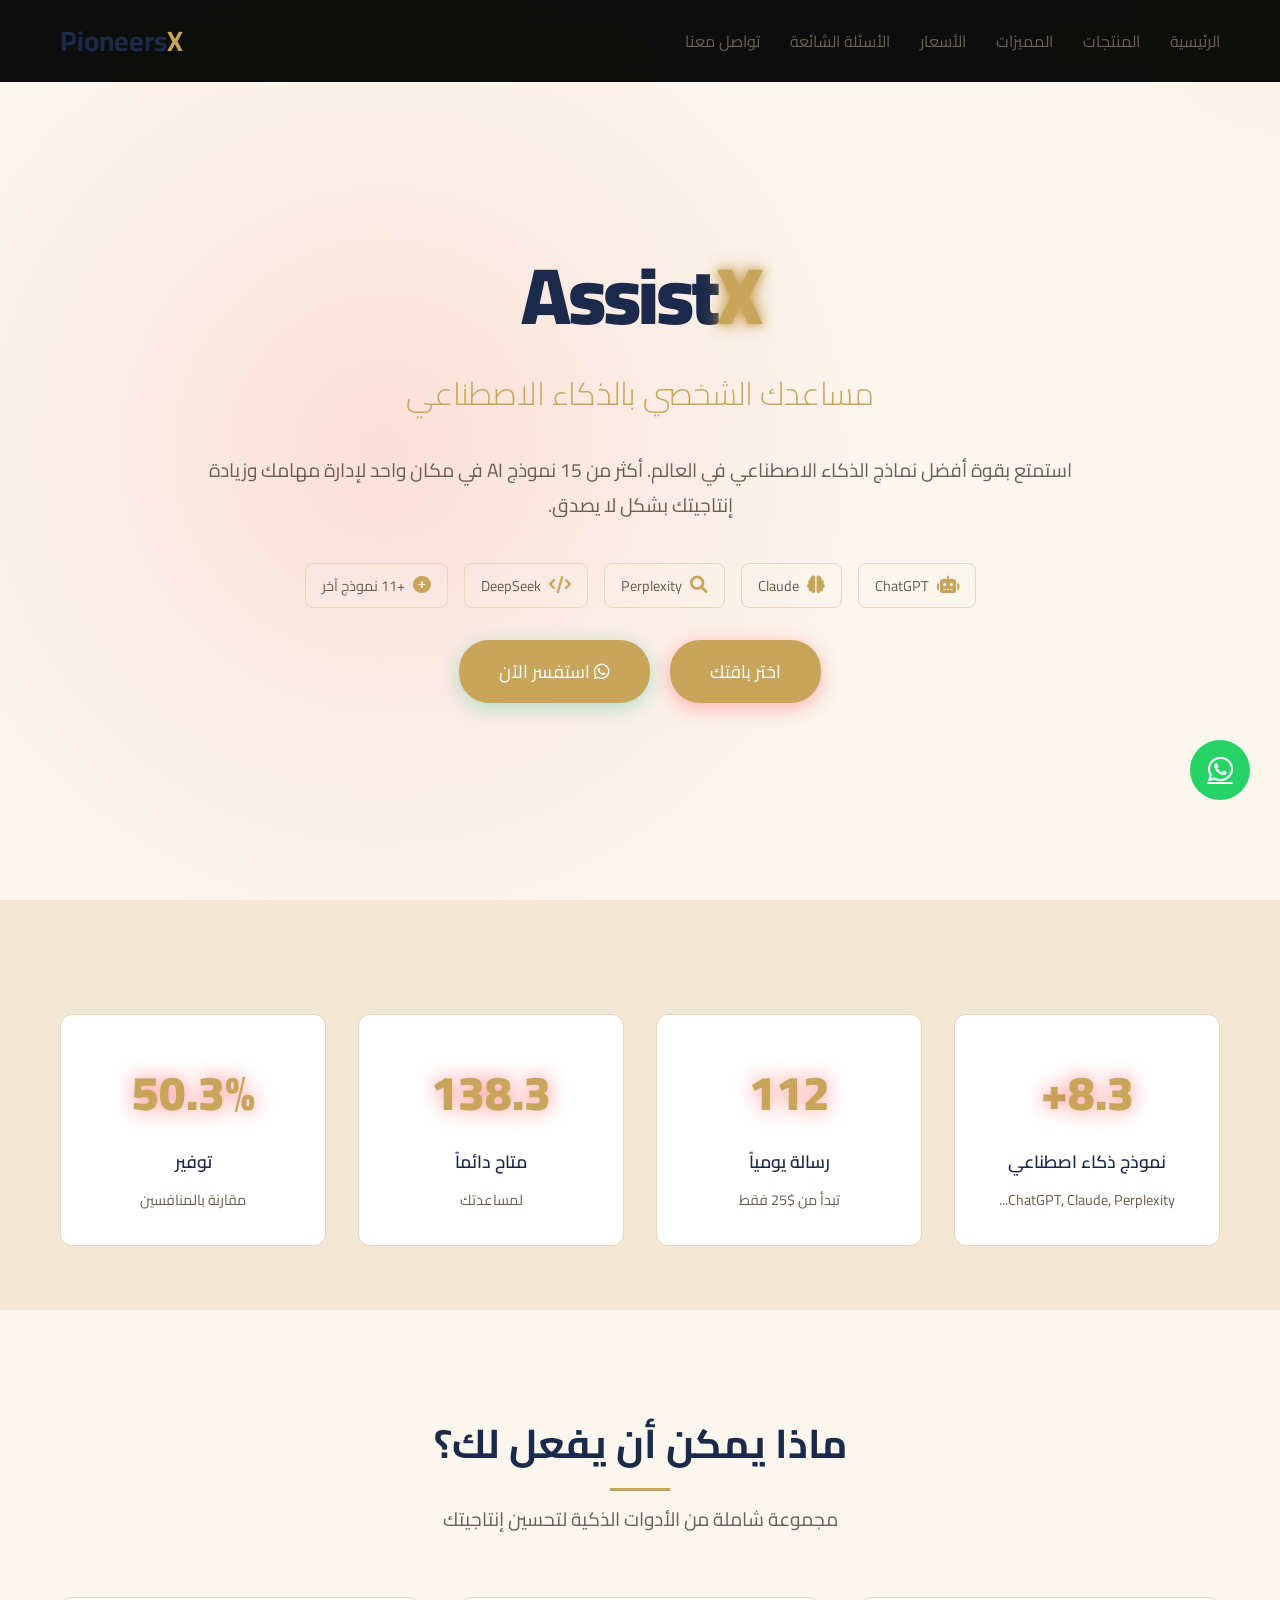
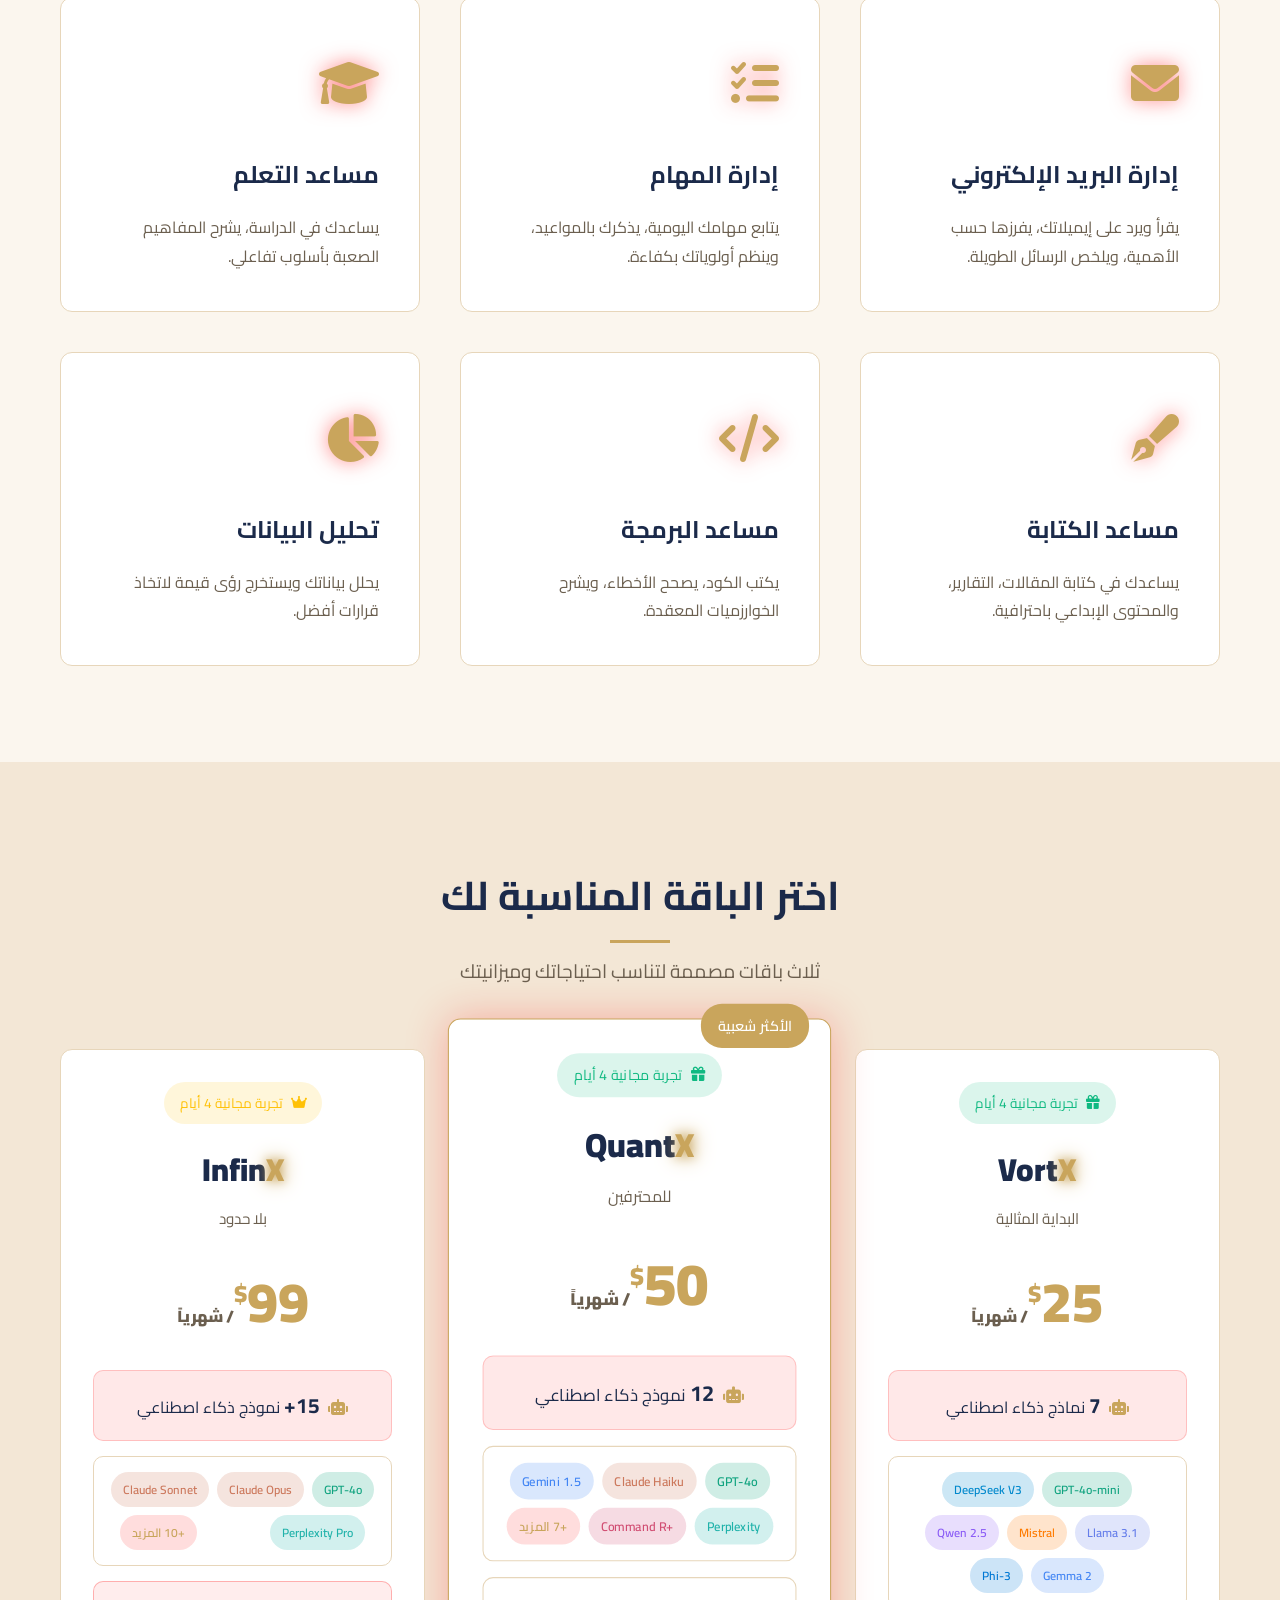
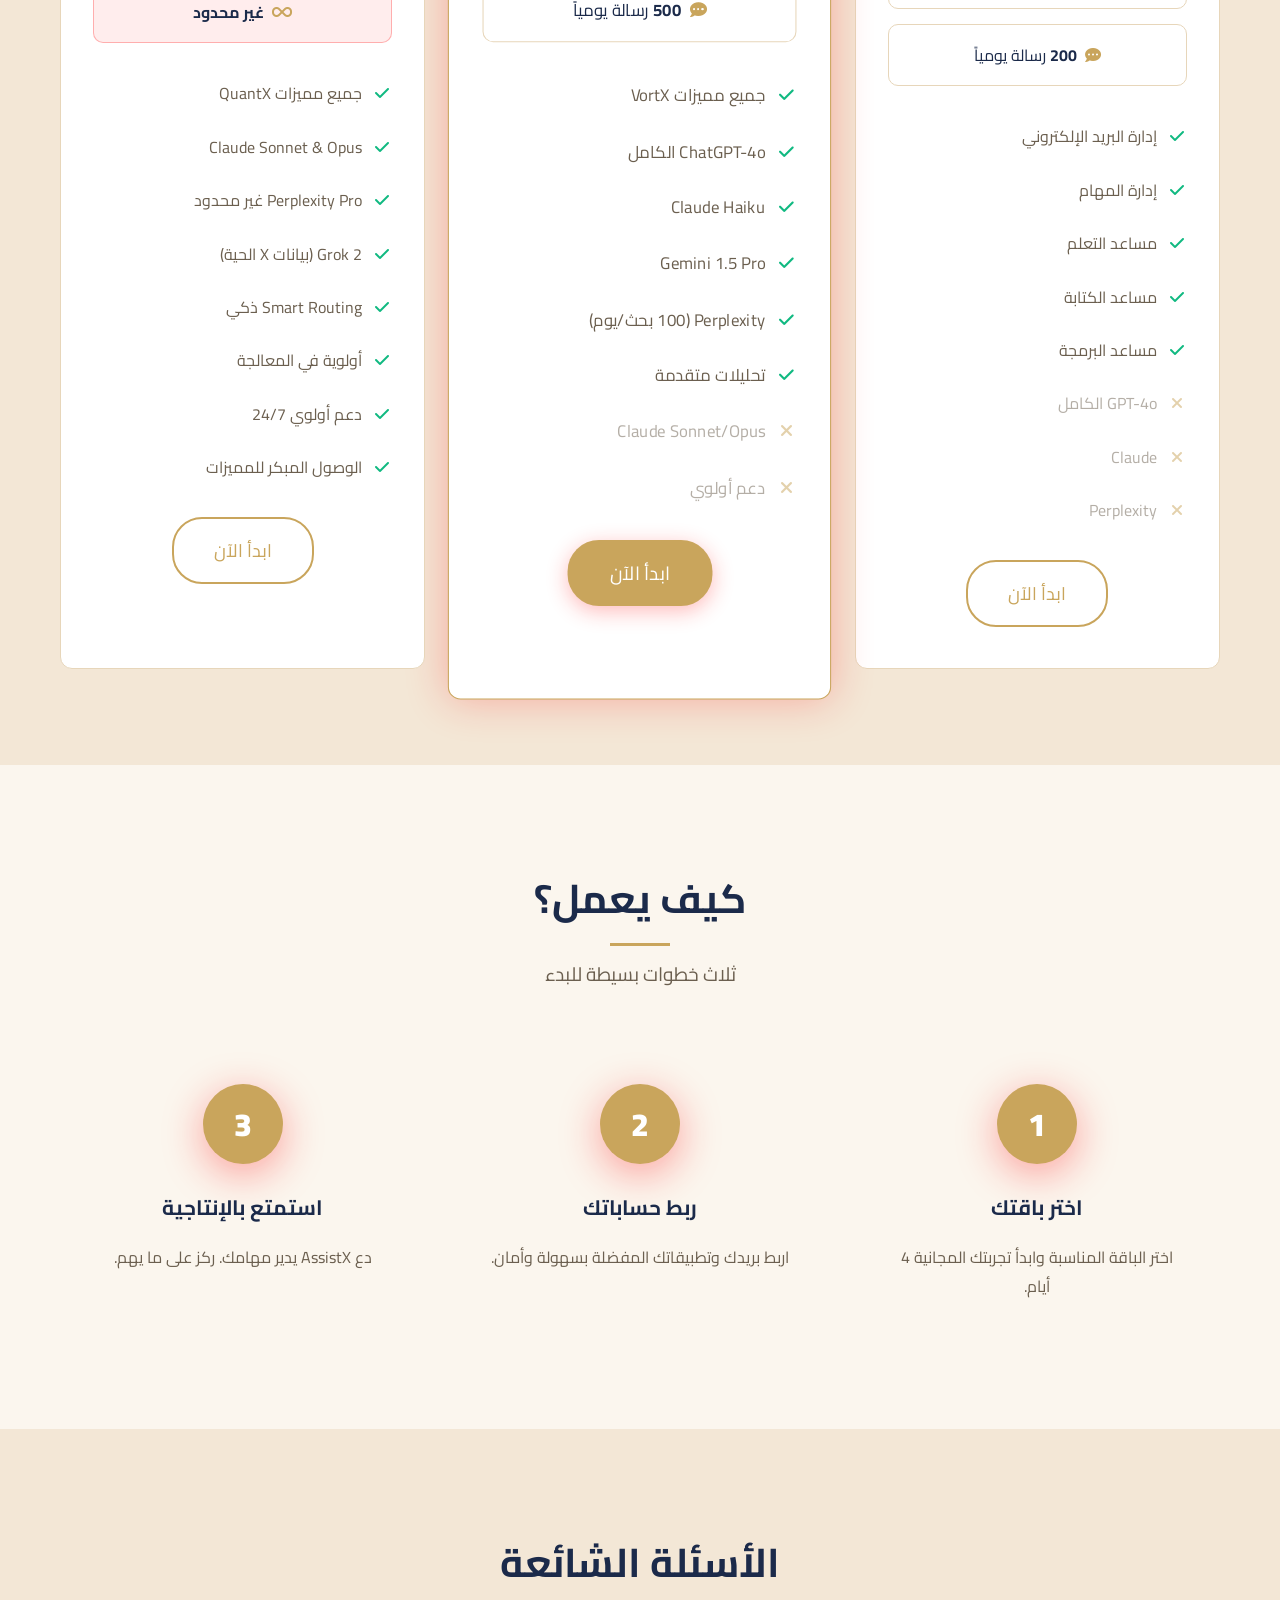
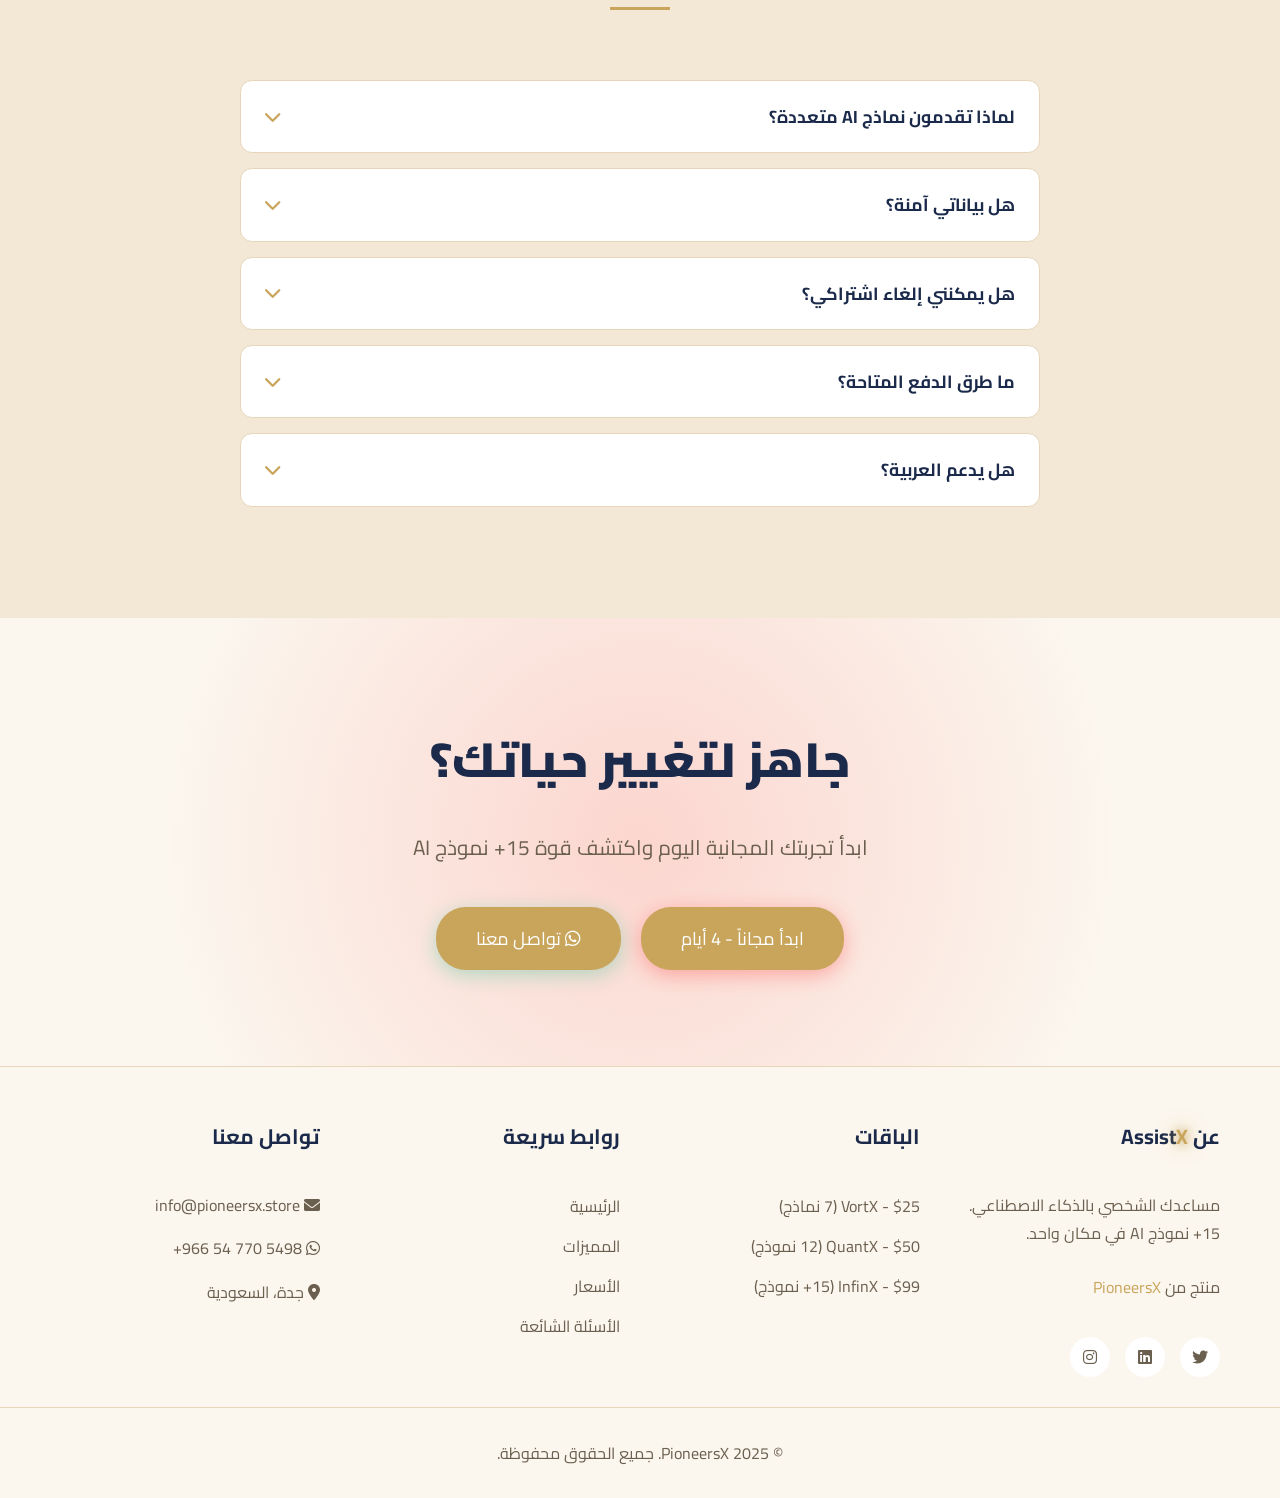
<file: assistx/index.html>
<!DOCTYPE html>
<html lang="ar" dir="rtl">
<head>
    <meta charset="UTF-8">
    <meta name="viewport" content="width=device-width, initial-scale=1.0">
    <meta name="description" content="AssistX - مساعدك الشخصي بالذكاء الاصطناعي. مدعوم بـ 15+ نموذج AI">
    <meta name="keywords" content="مساعد شخصي, ذكاء اصطناعي, ChatGPT, Claude, Perplexity, DeepSeek, AssistX, PioneersX">
    <title>AssistX - مساعدك الشخصي بالذكاء الاصطناعي | PioneersX</title>
    
    <link rel="icon" type="image/svg+xml" href="data:image/svg+xml,%3Csvg xmlns='http://www.w3.org/2000/svg' viewBox='0 0 100 100'%3E%3Ctext x='50' y='75' font-family='Arial' font-size='95' font-weight='bold' text-anchor='middle' fill='%23ff1e1e'%3EX%3C/text%3E%3C/svg%3E">
    
    <link href="https://cdnjs.cloudflare.com/ajax/libs/font-awesome/6.0.0/css/all.min.css" rel="stylesheet">
    <link href="https://fonts.googleapis.com/css2?family=Cairo:wght@400;600;700&display=swap" rel="stylesheet">
    
    <link rel="stylesheet" href="../css/style.css">
    <link rel="stylesheet" href="../css/animations.css">
    <link rel="stylesheet" href="../css/responsive.css">
    <link rel="stylesheet" href="assistx-custom.css">
</head>
<body>
    <div class="cursor-dot" id="cursorDot"></div>
    <div class="cursor-outline" id="cursorOutline"></div>

    <div class="loader" id="loader">
        <div class="loader-spinner"></div>
    </div>

    <nav id="navbar">
        <div class="nav-container">
            <a href="../index.html" class="logo">Pioneers<span class="x">X</span></a>
            <ul class="nav-links" id="navLinks">
                <li><a href="../index.html#contact">تواصل معنا</a></li>
                <li><a href="#faq">الأسئلة الشائعة</a></li>
                <li><a href="#pricing">الأسعار</a></li>
                <li><a href="#features">المميزات</a></li>
                <li><a href="../index.html#products">المنتجات</a></li>
                <li><a href="../index.html">الرئيسية</a></li>
            </ul>
            <div class="mobile-menu-toggle" id="mobileMenu">
                <i class="fas fa-bars"></i>
            </div>
        </div>
    </nav>

    <section class="hero" id="home">
        <div class="hero-content">
            <h1 class="fade-in">Assist<span class="x">X</span></h1>
            <p class="tagline fade-in">مساعدك الشخصي بالذكاء الاصطناعي</p>
            <p class="hero-description fade-in">
                استمتع بقوة أفضل نماذج الذكاء الاصطناعي في العالم. أكثر من 15 نموذج AI 
                في مكان واحد لإدارة مهامك وزيادة إنتاجيتك بشكل لا يصدق.
            </p>
            
            <div class="trust-badges fade-in">
                <div class="badge"><i class="fas fa-robot"></i><span>ChatGPT</span></div>
                <div class="badge"><i class="fas fa-brain"></i><span>Claude</span></div>
                <div class="badge"><i class="fas fa-search"></i><span>Perplexity</span></div>
                <div class="badge"><i class="fas fa-code"></i><span>DeepSeek</span></div>
                <div class="badge"><i class="fas fa-plus-circle"></i><span>+11 نموذج آخر</span></div>
            </div>
            
            <div class="hero-buttons fade-in">
                <a href="#pricing" class="btn btn-primary">اختر باقتك</a>
                <a id="hero-whatsapp" href="https://wa.me/9665477705498?text=مرحباً، أريد معرفة المزيد عن AssistX" class="btn btn-whatsapp" target="_blank">
                    <i class="fab fa-whatsapp"></i> استفسر الآن
                </a>
            </div>
        </div>
    </section>

    <section class="stats section">
        <div class="container">
            <div class="stats-grid">
                <div class="stat-card fade-in">
                    <div class="stat-number">15+</div>
                    <div class="stat-label">نموذج ذكاء اصطناعي</div>
                    <div class="stat-sublabel">ChatGPT, Claude, Perplexity...</div>
                </div>
                <div class="stat-card fade-in">
                    <div class="stat-number">200</div>
                    <div class="stat-label">رسالة يومياً</div>
                    <div class="stat-sublabel">تبدأ من $25 فقط</div>
                </div>
                <div class="stat-card fade-in">
                    <div class="stat-number">24/7</div>
                    <div class="stat-label">متاح دائماً</div>
                    <div class="stat-sublabel">لمساعدتك</div>
                </div>
                <div class="stat-card fade-in">
                    <div class="stat-number">90%</div>
                    <div class="stat-label">توفير</div>
                    <div class="stat-sublabel">مقارنة بالمنافسين</div>
                </div>
            </div>
        </div>
    </section>

    <section class="features section" id="features">
        <div class="container">
            <div class="section-header">
                <h2 class="section-title fade-in">ماذا يمكن أن يفعل لك؟</h2>
                <p class="section-subtitle fade-in">مجموعة شاملة من الأدوات الذكية لتحسين إنتاجيتك</p>
            </div>
            <div class="features-grid">
                <div class="feature-card fade-in">
                    <div class="feature-icon"><i class="fas fa-envelope"></i></div>
                    <h3>إدارة البريد الإلكتروني</h3>
                    <p>يقرأ ويرد على إيميلاتك، يفرزها حسب الأهمية، ويلخص الرسائل الطويلة.</p>
                </div>
                <div class="feature-card fade-in">
                    <div class="feature-icon"><i class="fas fa-tasks"></i></div>
                    <h3>إدارة المهام</h3>
                    <p>يتابع مهامك اليومية، يذكرك بالمواعيد، وينظم أولوياتك بكفاءة.</p>
                </div>
                <div class="feature-card fade-in">
                    <div class="feature-icon"><i class="fas fa-graduation-cap"></i></div>
                    <h3>مساعد التعلم</h3>
                    <p>يساعدك في الدراسة، يشرح المفاهيم الصعبة بأسلوب تفاعلي.</p>
                </div>
                <div class="feature-card fade-in">
                    <div class="feature-icon"><i class="fas fa-pen-fancy"></i></div>
                    <h3>مساعد الكتابة</h3>
                    <p>يساعدك في كتابة المقالات، التقارير، والمحتوى الإبداعي باحترافية.</p>
                </div>
                <div class="feature-card fade-in">
                    <div class="feature-icon"><i class="fas fa-code"></i></div>
                    <h3>مساعد البرمجة</h3>
                    <p>يكتب الكود، يصحح الأخطاء، ويشرح الخوارزميات المعقدة.</p>
                </div>
                <div class="feature-card fade-in">
                    <div class="feature-icon"><i class="fas fa-chart-pie"></i></div>
                    <h3>تحليل البيانات</h3>
                    <p>يحلل بياناتك ويستخرج رؤى قيمة لاتخاذ قرارات أفضل.</p>
                </div>
            </div>
        </div>
    </section>

    <section class="pricing section" id="pricing">
        <div class="container">
            <div class="section-header">
                <h2 class="section-title fade-in">اختر الباقة المناسبة لك</h2>
                <p class="section-subtitle fade-in">ثلاث باقات مصممة لتناسب احتياجاتك وميزانيتك</p>
            </div>
            <div class="pricing-grid">
                <!-- VortX -->
                <div class="pricing-card fade-in">
                    <div class="trial-badge"><i class="fas fa-gift"></i> تجربة مجانية 4 أيام</div>
                    <h3 class="tier-name">Vort<span class="x">X</span></h3>
                    <p class="tier-tagline">البداية المثالية</p>
                    <div class="price"><span class="currency">$</span>25<span class="period">/ شهرياً</span></div>
                    <div class="models-box"><i class="fas fa-robot"></i><strong>7</strong> نماذج ذكاء اصطناعي</div>
                    <div class="model-tags">
                        <span class="model-tag gpt">GPT-4o-mini</span>
                        <span class="model-tag deepseek">DeepSeek V3</span>
                        <span class="model-tag llama">Llama 3.1</span>
                        <span class="model-tag mistral">Mistral</span>
                        <span class="model-tag qwen">Qwen 2.5</span>
                        <span class="model-tag gemma">Gemma 2</span>
                        <span class="model-tag phi">Phi-3</span>
                    </div>
                    <div class="messages-box"><i class="fas fa-comment-dots"></i><strong>200</strong> رسالة يومياً</div>
                    <ul class="pricing-features">
                        <li class="included"><i class="fas fa-check"></i> إدارة البريد الإلكتروني</li>
                        <li class="included"><i class="fas fa-check"></i> إدارة المهام</li>
                        <li class="included"><i class="fas fa-check"></i> مساعد التعلم</li>
                        <li class="included"><i class="fas fa-check"></i> مساعد الكتابة</li>
                        <li class="included"><i class="fas fa-check"></i> مساعد البرمجة</li>
                        <li class="disabled"><i class="fas fa-times"></i> GPT-4o الكامل</li>
                        <li class="disabled"><i class="fas fa-times"></i> Claude</li>
                        <li class="disabled"><i class="fas fa-times"></i> Perplexity</li>
                    </ul>
                    <a id="wa-vortx" href="https://wa.me/9665477705498?text=مرحباً، أريد الاشتراك في باقة VortX - $25" class="btn btn-secondary" target="_blank">ابدأ الآن</a>
                </div>
                
                <!-- QuantX -->
                <div class="pricing-card popular fade-in">
                    <div class="pricing-badge">الأكثر شعبية</div>
                    <div class="trial-badge"><i class="fas fa-gift"></i> تجربة مجانية 4 أيام</div>
                    <h3 class="tier-name">Quant<span class="x">X</span></h3>
                    <p class="tier-tagline">للمحترفين</p>
                    <div class="price"><span class="currency">$</span>50<span class="period">/ شهرياً</span></div>
                    <div class="models-box"><i class="fas fa-robot"></i><strong>12</strong> نموذج ذكاء اصطناعي</div>
                    <div class="model-tags">
                        <span class="model-tag gpt">GPT-4o</span>
                        <span class="model-tag claude">Claude Haiku</span>
                        <span class="model-tag gemini">Gemini 1.5</span>
                        <span class="model-tag perplexity">Perplexity</span>
                        <span class="model-tag cohere">+Command R</span>
                        <span class="model-tag more">+7 المزيد</span>
                    </div>
                    <div class="messages-box"><i class="fas fa-comment-dots"></i><strong>500</strong> رسالة يومياً</div>
                    <ul class="pricing-features">
                        <li class="included"><i class="fas fa-check"></i> جميع مميزات VortX</li>
                        <li class="included"><i class="fas fa-check"></i> ChatGPT-4o الكامل</li>
                        <li class="included"><i class="fas fa-check"></i> Claude Haiku</li>
                        <li class="included"><i class="fas fa-check"></i> Gemini 1.5 Pro</li>
                        <li class="included"><i class="fas fa-check"></i> Perplexity (100 بحث/يوم)</li>
                        <li class="included"><i class="fas fa-check"></i> تحليلات متقدمة</li>
                        <li class="disabled"><i class="fas fa-times"></i> Claude Sonnet/Opus</li>
                        <li class="disabled"><i class="fas fa-times"></i> دعم أولوي</li>
                    </ul>
                    <a id="wa-quantx" href="https://wa.me/9665477705498?text=مرحباً، أريد الاشتراك في باقة QuantX - $50" class="btn btn-primary" target="_blank">ابدأ الآن</a>
                </div>
                
                <!-- InfinX -->
                <div class="pricing-card fade-in">
                    <div class="trial-badge crown"><i class="fas fa-crown"></i> تجربة مجانية 4 أيام</div>
                    <h3 class="tier-name">Infin<span class="x">X</span></h3>
                    <p class="tier-tagline">بلا حدود</p>
                    <div class="price"><span class="currency">$</span>99<span class="period">/ شهرياً</span></div>
                    <div class="models-box"><i class="fas fa-robot"></i><strong>15+</strong> نموذج ذكاء اصطناعي</div>
                    <div class="model-tags">
                        <span class="model-tag gpt">GPT-4o</span>
                        <span class="model-tag claude">Claude Opus</span>
                        <span class="model-tag claude">Claude Sonnet</span>
                        <span class="model-tag perplexity">Perplexity Pro</span>
                        <span class="model-tag grok">Grok 2</span>
                        <span class="model-tag more">+10 المزيد</span>
                    </div>
                    <div class="messages-box unlimited"><i class="fas fa-infinity"></i><strong>غير محدود</strong></div>
                    <ul class="pricing-features">
                        <li class="included"><i class="fas fa-check"></i> جميع مميزات QuantX</li>
                        <li class="included"><i class="fas fa-check"></i> Claude Sonnet & Opus</li>
                        <li class="included"><i class="fas fa-check"></i> Perplexity Pro غير محدود</li>
                        <li class="included"><i class="fas fa-check"></i> Grok 2 (بيانات X الحية)</li>
                        <li class="included"><i class="fas fa-check"></i> Smart Routing ذكي</li>
                        <li class="included"><i class="fas fa-check"></i> أولوية في المعالجة</li>
                        <li class="included"><i class="fas fa-check"></i> دعم أولوي 24/7</li>
                        <li class="included"><i class="fas fa-check"></i> الوصول المبكر للمميزات</li>
                    </ul>
                    <a id="wa-infinx" href="https://wa.me/9665477705498?text=مرحباً، أريد الاشتراك في باقة InfinX - $99" class="btn btn-secondary" target="_blank">ابدأ الآن</a>
                </div>
            </div>
        </div>
    </section>

    <section class="how-it-works section">
        <div class="container">
            <div class="section-header">
                <h2 class="section-title fade-in">كيف يعمل؟</h2>
                <p class="section-subtitle fade-in">ثلاث خطوات بسيطة للبدء</p>
            </div>
            <div class="steps-grid">
                <div class="step-card fade-in">
                    <div class="step-number">1</div>
                    <h3>اختر باقتك</h3>
                    <p>اختر الباقة المناسبة وابدأ تجربتك المجانية 4 أيام.</p>
                </div>
                <div class="step-card fade-in">
                    <div class="step-number">2</div>
                    <h3>ربط حساباتك</h3>
                    <p>اربط بريدك وتطبيقاتك المفضلة بسهولة وأمان.</p>
                </div>
                <div class="step-card fade-in">
                    <div class="step-number">3</div>
                    <h3>استمتع بالإنتاجية</h3>
                    <p>دع AssistX يدير مهامك. ركز على ما يهم.</p>
                </div>
            </div>
        </div>
    </section>

    <section class="faq section" id="faq">
        <div class="container">
            <div class="section-header">
                <h2 class="section-title fade-in">الأسئلة الشائعة</h2>
            </div>
            <div class="faq-grid">
                <div class="faq-item fade-in">
                    <div class="faq-question">لماذا تقدمون نماذج AI متعددة؟<i class="fas fa-chevron-down"></i></div>
                    <div class="faq-answer">كل نموذج له نقاط قوة مختلفة! DeepSeek ممتاز للبرمجة، Qwen قوي في العربية، Perplexity يبحث لحظياً، Claude يحلل النصوص الطويلة، و ChatGPT مبدع في المحادثات.</div>
                </div>
                <div class="faq-item fade-in">
                    <div class="faq-question">هل بياناتي آمنة؟<i class="fas fa-chevron-down"></i></div>
                    <div class="faq-answer">نعم، نستخدم تشفير AES-256 وبروتوكولات أمان متقدمة. بياناتك محمية ولا نشاركها مع أي طرف ثالث.</div>
                </div>
                <div class="faq-item fade-in">
                    <div class="faq-question">هل يمكنني إلغاء اشتراكي؟<i class="fas fa-chevron-down"></i></div>
                    <div class="faq-answer">بالتأكيد! يمكنك إلغاء اشتراكك في أي وقت بضغطة زر بدون رسوم إضافية.</div>
                </div>
                <div class="faq-item fade-in">
                    <div class="faq-question">ما طرق الدفع المتاحة؟<i class="fas fa-chevron-down"></i></div>
                    <div class="faq-answer">نقبل Visa, Mastercard, Apple Pay, Google Pay, مدى، والتحويل البنكي.</div>
                </div>
                <div class="faq-item fade-in">
                    <div class="faq-question">هل يدعم العربية؟<i class="fas fa-chevron-down"></i></div>
                    <div class="faq-answer">نعم! AssistX يدعم العربية بشكل ممتاز خاصة مع نموذج Qwen المتخصص في اللغة العربية.</div>
                </div>
            </div>
        </div>
    </section>

    <section class="cta section">
        <div class="container">
            <h2 class="fade-in">جاهز لتغيير حياتك؟</h2>
            <p class="fade-in">ابدأ تجربتك المجانية اليوم واكتشف قوة 15+ نموذج AI</p>
            <div class="hero-buttons fade-in">
                <a href="#pricing" class="btn btn-primary">ابدأ مجاناً - 4 أيام</a>
                <a id="cta-whatsapp" href="https://wa.me/9665477705498?text=مرحباً، أريد معرفة المزيد عن AssistX" class="btn btn-whatsapp" target="_blank">
                    <i class="fab fa-whatsapp"></i> تواصل معنا
                </a>
            </div>
        </div>
    </section>

    <a id="whatsapp-float" href="https://wa.me/9665477705498?text=مرحباً، أريد معرفة المزيد عن AssistX" class="whatsapp-float" target="_blank">
        <i class="fab fa-whatsapp"></i>
    </a>

    <footer>
        <div class="footer-content">
            <div class="footer-section">
                <h3>عن Assist<span class="x">X</span></h3>
                <p>مساعدك الشخصي بالذكاء الاصطناعي. 15+ نموذج AI في مكان واحد.</p>
                <p style="margin-top: 10px;">منتج من <a href="../index.html" style="color: var(--primary-red);">PioneersX</a></p>
                <div class="social-links">
                    <a data-brand="social-twitter" href="https://x.com/pioneersxai" target="_blank"><i class="fab fa-twitter"></i></a>
                    <a data-brand="social-linkedin" href="https://www.linkedin.com/company/pioneersx" target="_blank"><i class="fab fa-linkedin"></i></a>
                    <a data-brand="social-instagram" href="https://www.instagram.com/pioneersxai/" target="_blank"><i class="fab fa-instagram"></i></a>
                </div>
            </div>
            <div class="footer-section">
                <h3>الباقات</h3>
                <ul>
                    <li><a href="#pricing">VortX - $25 (7 نماذج)</a></li>
                    <li><a href="#pricing">QuantX - $50 (12 نموذج)</a></li>
                    <li><a href="#pricing">InfinX - $99 (15+ نموذج)</a></li>
                </ul>
            </div>
            <div class="footer-section">
                <h3>روابط سريعة</h3>
                <ul>
                    <li><a href="../index.html">الرئيسية</a></li>
                    <li><a href="#features">المميزات</a></li>
                    <li><a href="#pricing">الأسعار</a></li>
                    <li><a href="#faq">الأسئلة الشائعة</a></li>
                </ul>
            </div>
            <div class="footer-section">
                <h3>تواصل معنا</h3>
                <p><i class="fas fa-envelope"></i> <span data-brand="brand-email">info@pioneersx.store</span></p>
                <p><i class="fab fa-whatsapp"></i> <span dir="ltr" data-brand="brand-phone">+966 54 770 5498</span></p>
                <p><i class="fas fa-map-marker-alt"></i> <span data-brand="brand-city">جدة، السعودية</span></p>
            </div>
        </div>
        <div class="footer-bottom">
            <p>&copy; 2025 <span data-brand="brand-name">PioneersX</span>. جميع الحقوق محفوظة.</p>
        </div>
    </footer>

    <div class="scroll-top" id="scrollTop"><i class="fas fa-arrow-up"></i></div>

    <script src="../config.js"></script>
    <script>
        // Wire all WhatsApp links from config
        document.addEventListener('DOMContentLoaded', function() {
            if (typeof BRAND === 'undefined') return;
            const wa = BRAND.whatsapp;
            document.getElementById('hero-whatsapp').href  = `https://wa.me/${wa}?text=${encodeURIComponent('مرحباً، أريد معرفة المزيد عن AssistX')}`;
            document.getElementById('wa-vortx').href       = `https://wa.me/${wa}?text=${encodeURIComponent('مرحباً، أريد الاشتراك في باقة VortX - $25')}`;
            document.getElementById('wa-quantx').href      = `https://wa.me/${wa}?text=${encodeURIComponent('مرحباً، أريد الاشتراك في باقة QuantX - $50')}`;
            document.getElementById('wa-infinx').href      = `https://wa.me/${wa}?text=${encodeURIComponent('مرحباً، أريد الاشتراك في باقة InfinX - $99')}`;
            document.getElementById('cta-whatsapp').href   = `https://wa.me/${wa}?text=${encodeURIComponent('مرحباً، أريد معرفة المزيد عن AssistX')}`;
            document.getElementById('whatsapp-float').href = `https://wa.me/${wa}?text=${encodeURIComponent('مرحباً، أريد معرفة المزيد عن AssistX')}`;
        });
    </script>
    <script src="../js/main.js"></script>
    <script src="../js/animations.js"></script>
    <script src="../js/cursor.js"></script>
    <script src="assistx.js"></script>
</body>
</html>
</file>
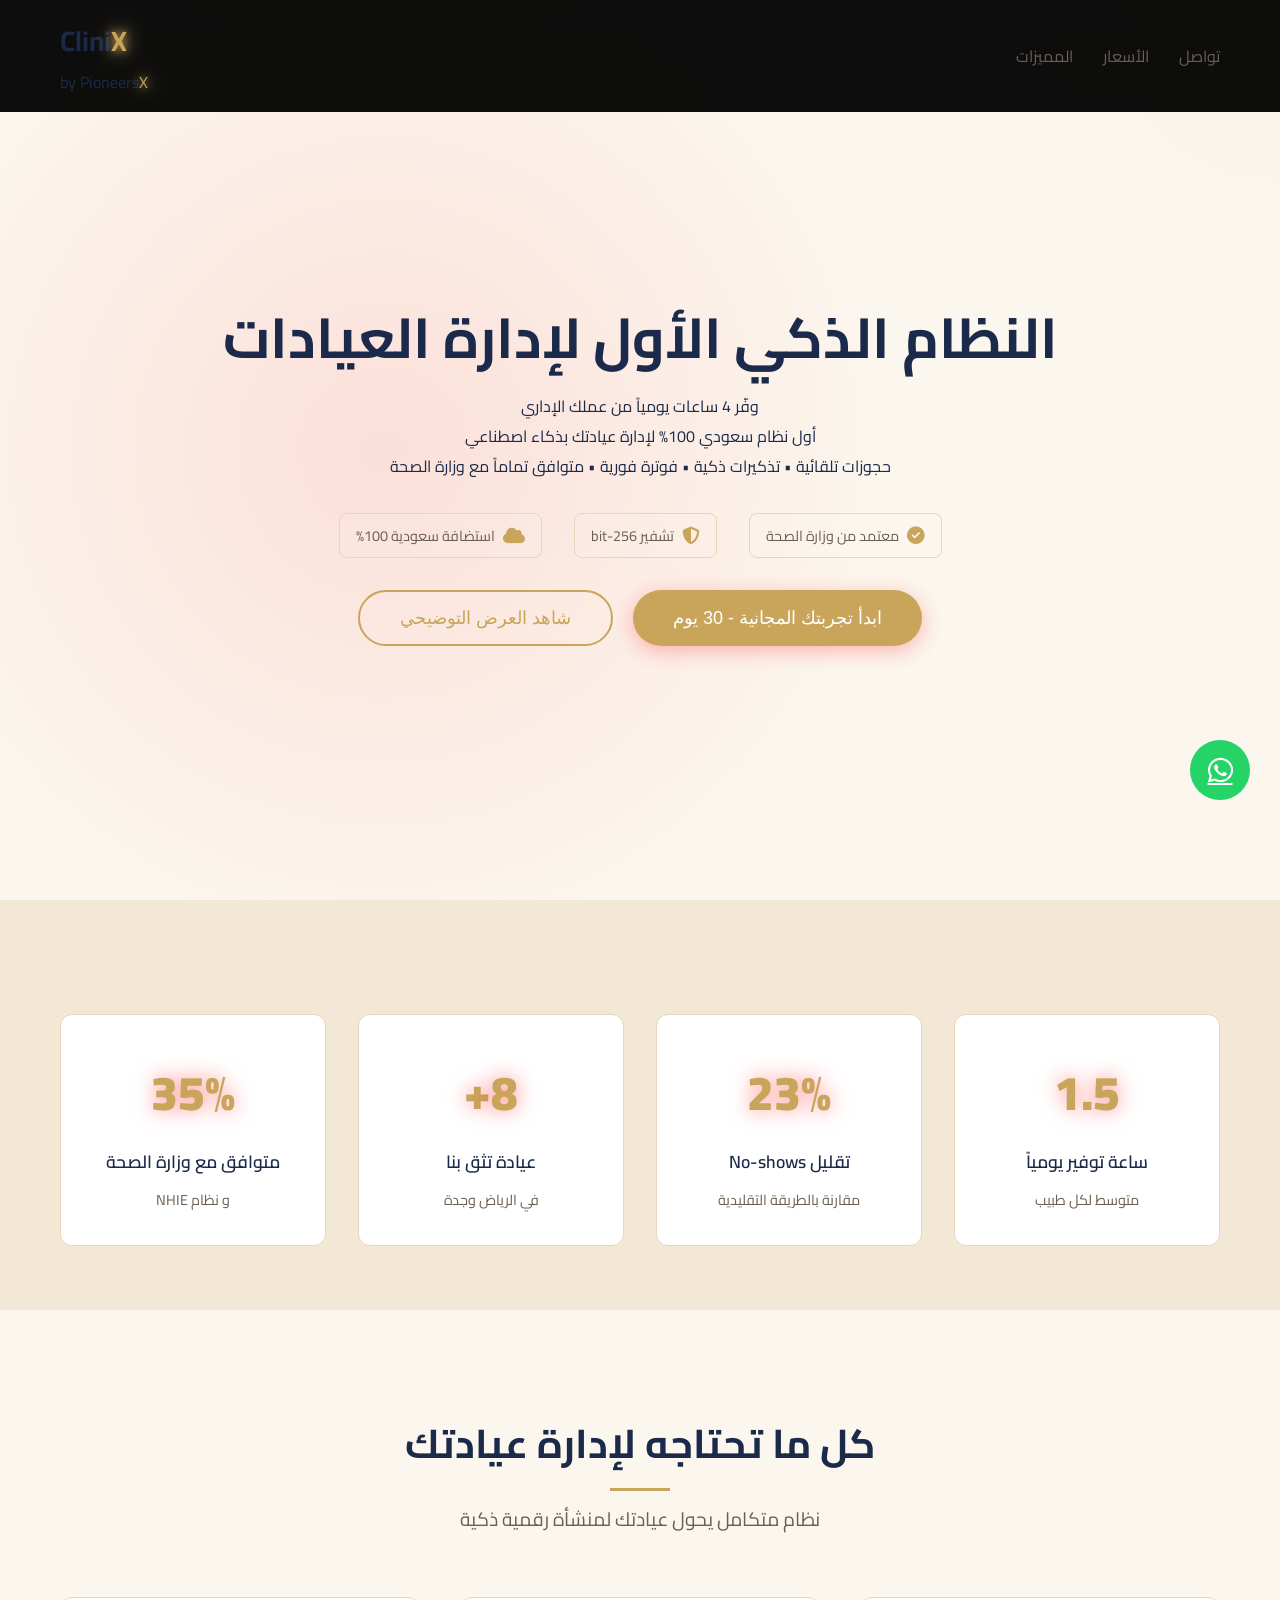
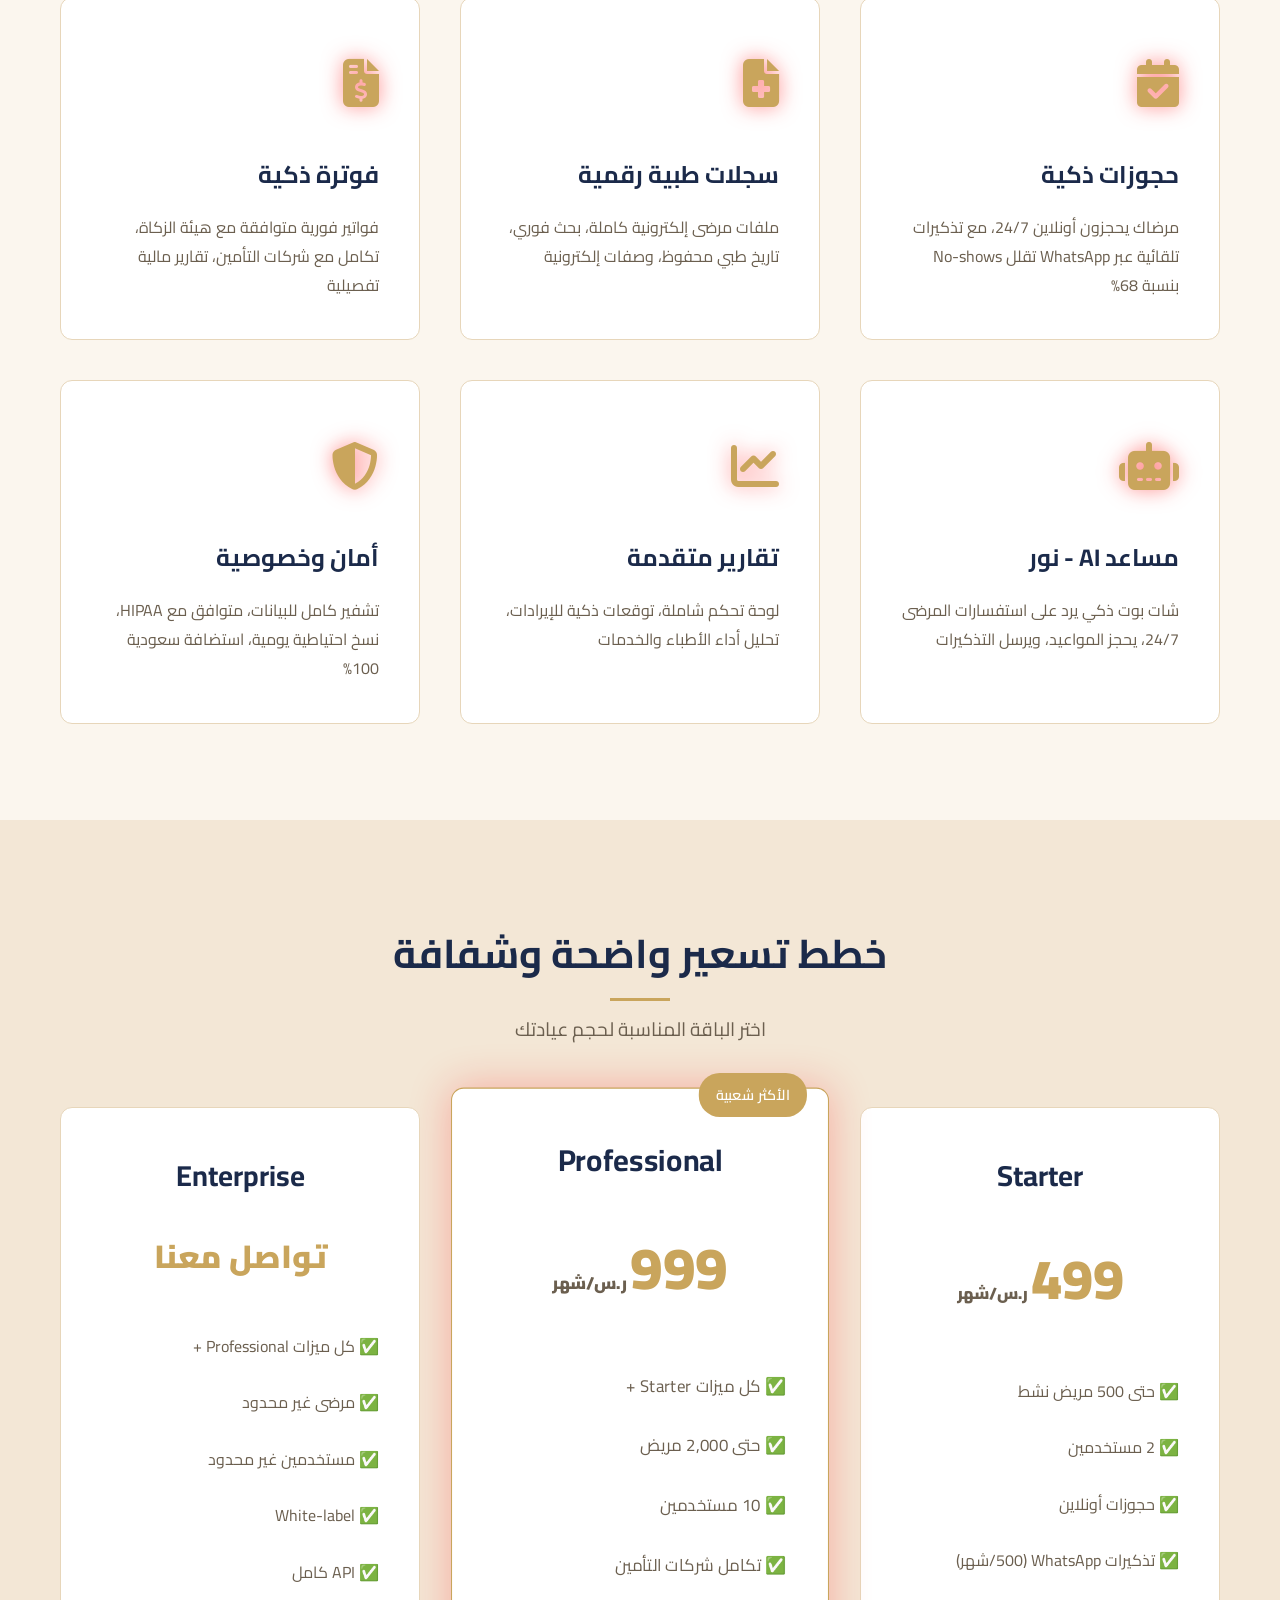
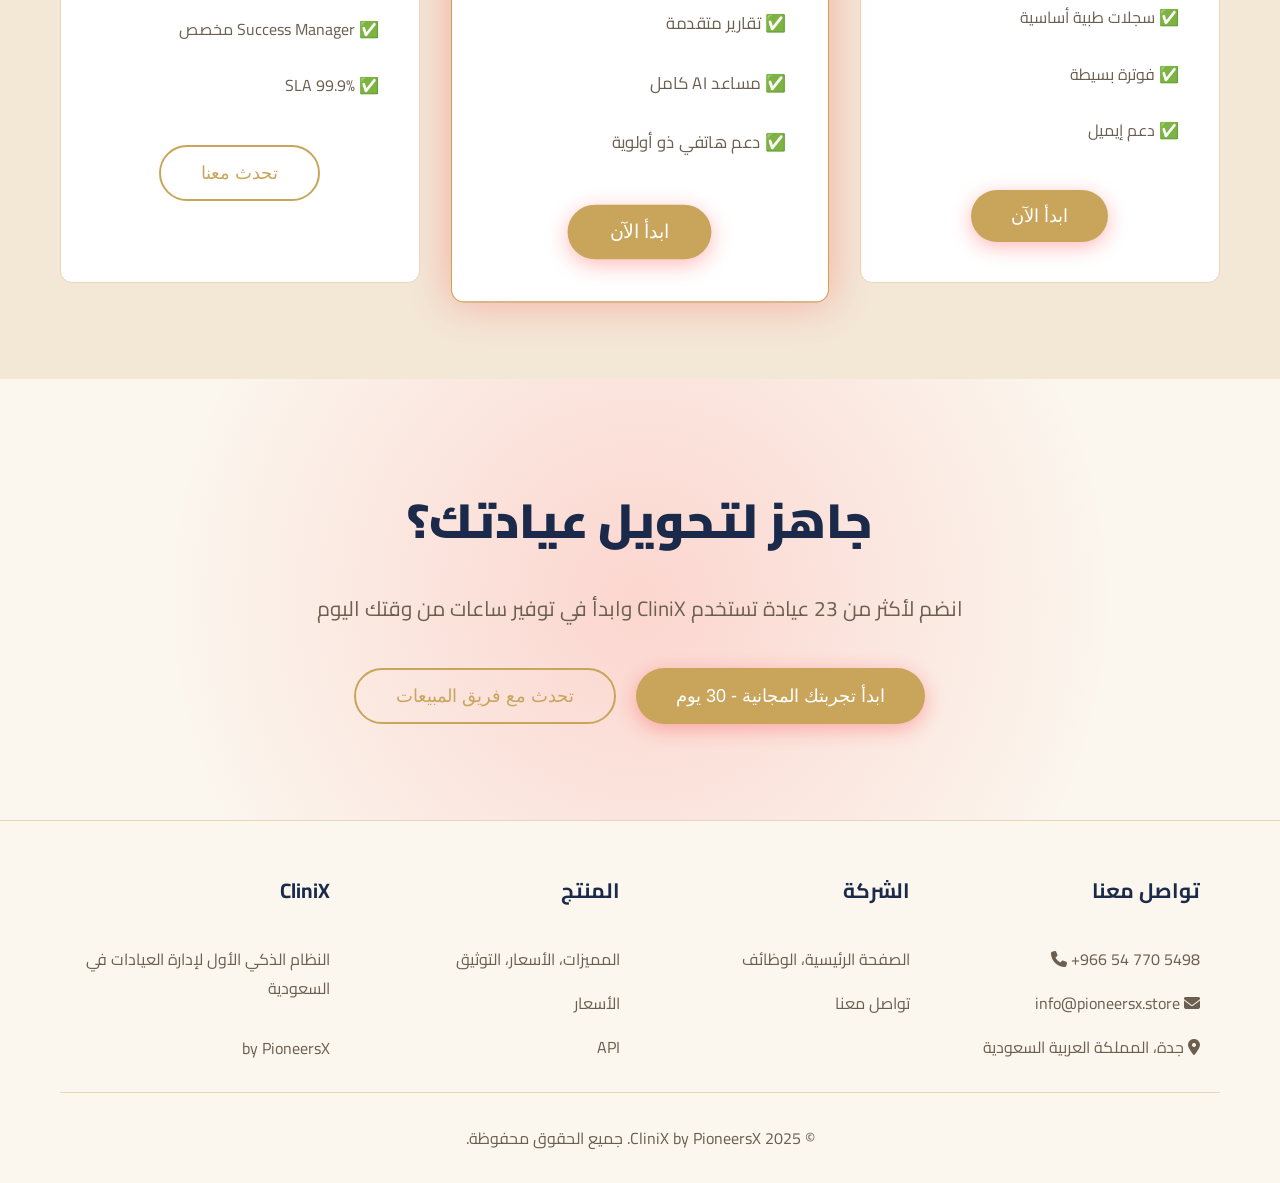
<file: clinix/index.html>
<!DOCTYPE html>
<html lang="ar" dir="rtl">
<head>
    <meta charset="UTF-8">
    <meta name="viewport" content="width=device-width, initial-scale=1.0">
    <title>CliniX - نظام إدارة العيادات الذكي | by PioneersX</title>
    <meta name="description" content="CliniX - أول نظام سعودي ذكي لإدارة العيادات الطبية بتقنية الذكاء الاصطناعي. وفّر 4 ساعات يومياً من عملك الإداري.">
    
    <!-- Favicon with transparent CX icon -->
    <link rel="icon" type="image/svg+xml" href="data:image/svg+xml,%3Csvg xmlns='http://www.w3.org/2000/svg' viewBox='0 0 100 100'%3E%3Cdefs%3E%3Cfilter id='glow'%3E%3CfeGaussianBlur stdDeviation='4' result='coloredBlur'/%3E%3CfeMerge%3E%3CfeMergeNode in='coloredBlur'/%3E%3CfeMergeNode in='SourceGraphic'/%3E%3C/feMerge%3E%3C/filter%3E%3C/defs%3E%3Ctext x='25' y='70' font-family='Arial,sans-serif' font-size='50' font-weight='900' fill='%23000000' stroke='%23ffffff' stroke-width='2'%3EC%3C/text%3E%3Ctext x='60' y='70' font-family='Arial,sans-serif' font-size='50' font-weight='900' fill='%23ff1e1e' filter='url(%23glow)'%3EX%3C/text%3E%3C/svg%3E">
    
    <!-- Font Awesome -->
    <link rel="stylesheet" href="https://cdnjs.cloudflare.com/ajax/libs/font-awesome/6.4.0/css/all.min.css">
    
    <!-- Google Fonts -->
    <link rel="preconnect" href="https://fonts.googleapis.com">
    <link rel="preconnect" href="https://fonts.gstatic.com" crossorigin>
    <link href="https://fonts.googleapis.com/css2?family=Cairo:wght@300;400;600;700;900&display=swap" rel="stylesheet">
    
    <!-- Shared PioneersX CSS -->
    <link rel="stylesheet" href="../css/style.css">
    <link rel="stylesheet" href="../css/animations.css">
    <link rel="stylesheet" href="../css/responsive.css">
    
    <!-- CliniX Custom CSS -->
    <link rel="stylesheet" href="clinix-custom.css">
    
    <style>
        /* FIX #3 & #4: Footer layout fixes - proper columns and phone number direction */
        .footer-content {
            display: grid;
            grid-template-columns: repeat(4, 1fr);
            gap: 40px;
            text-align: right;
        }
        
        .footer-section {
            display: flex;
            flex-direction: column;
            gap: 15px;
        }
        
        /* Fix phone number direction */
        .contact-phone {
            direction: ltr;
            text-align: right;
            unicode-bidi: plaintext;
        }
        
        .contact-phone i {
            margin-left: 10px;
            margin-right: 0;
        }
        
        @media (max-width: 991px) {
            .footer-content {
                grid-template-columns: repeat(2, 1fr);
            }
        }
        
        @media (max-width: 767px) {
            .footer-content {
                grid-template-columns: 1fr;
            }
        }
    </style>
</head>
<body>

    <!-- Custom Cursor -->
    <div class="cursor-dot" id="cursorDot"></div>
    <div class="cursor-outline" id="cursorOutline"></div>

    <!-- Loader -->
    <div class="loader" id="loader">
        <div class="loader-spinner"></div>
    </div>

    <!-- Navbar -->
    <nav class="navbar" id="navbar">
        <div class="nav-container clinix-nav">
            <div class="logo-container">
                <a href="index.html" class="logo">
                    Clini<span class="x">X</span>
                </a>
                <div class="by-pioneers">by Pioneers<span class="x">X</span></div>
            </div>
            <ul class="nav-links" id="navLinks">
                <li><a href="#features">المميزات</a></li>
                <li><a href="#pricing">الأسعار</a></li>
                <li><a href="#contact">تواصل</a></li>
            </ul>
            <button class="mobile-menu-toggle" id="mobileMenu">
                <i class="fas fa-bars"></i>
            </button>
        </div>
    </nav>

    <!-- Hero Section -->
    <section class="hero">
        <div class="container">
            <div class="hero-content">
                <h1 class="fade-in">النظام الذكي الأول لإدارة العيادات</h1>
                <p class="subtitle fade-in">وفّر 4 ساعات يومياً من عملك الإداري</p>
                <p class="description fade-in">
                    أول نظام سعودي 100% لإدارة عيادتك بذكاء اصطناعي
                    <br>
                    حجوزات تلقائية • تذكيرات ذكية • فوترة فورية • متوافق تماماً مع وزارة الصحة
                </p>
                
                <div class="trust-badges fade-in">
                    <div class="badge">
                        <i class="fas fa-check-circle"></i>
                        <span>معتمد من وزارة الصحة</span>
                    </div>
                    <div class="badge">
                        <i class="fas fa-shield-alt"></i>
                        <span>تشفير 256-bit</span>
                    </div>
                    <div class="badge">
                        <i class="fas fa-cloud"></i>
                        <span>استضافة سعودية 100%</span>
                    </div>
                </div>
                
                <div class="hero-buttons fade-in">
                    <button class="btn btn-primary" onclick="window.open('https://wa.me/9665477705498', '_blank')">
                        ابدأ تجربتك المجانية - 30 يوم
                    </button>
                    <button class="btn btn-secondary" onclick="alert('Demo coming soon!')">
                        شاهد العرض التوضيحي
                    </button>
                </div>
            </div>
        </div>
    </section>

    <!-- Stats Section -->
    <section class="stats section">
        <div class="container">
            <div class="stats-grid">
                <div class="stat-card fade-in">
                    <div class="stat-number">4.2</div>
                    <div class="stat-label">ساعة توفير يومياً</div>
                    <div class="stat-sublabel">متوسط لكل طبيب</div>
                </div>
                <div class="stat-card fade-in">
                    <div class="stat-number">68%</div>
                    <div class="stat-label">تقليل No-shows</div>
                    <div class="stat-sublabel">مقارنة بالطريقة التقليدية</div>
                </div>
                <div class="stat-card fade-in">
                    <div class="stat-number">23+</div>
                    <div class="stat-label">عيادة تثق بنا</div>
                    <div class="stat-sublabel">في الرياض وجدة</div>
                </div>
                <div class="stat-card fade-in">
                    <div class="stat-number">100%</div>
                    <div class="stat-label">متوافق مع وزارة الصحة</div>
                    <div class="stat-sublabel">و نظام NHIE</div>
                </div>
            </div>
        </div>
    </section>

    <!-- Features Section -->
    <section id="features" class="features section">
        <div class="container">
            <div class="section-header">
                <h2 class="section-title fade-in">كل ما تحتاجه لإدارة عيادتك</h2>
                <p class="section-subtitle fade-in">نظام متكامل يحول عيادتك لمنشأة رقمية ذكية</p>
            </div>
            <div class="features-grid">
                <div class="feature-card fade-in">
                    <div class="feature-icon">
                        <i class="fas fa-calendar-check"></i>
                    </div>
                    <h3>حجوزات ذكية</h3>
                    <p>مرضاك يحجزون أونلاين 24/7، مع تذكيرات تلقائية عبر WhatsApp تقلل No-shows بنسبة 68%</p>
                </div>
                <div class="feature-card fade-in">
                    <div class="feature-icon">
                        <i class="fas fa-file-medical"></i>
                    </div>
                    <h3>سجلات طبية رقمية</h3>
                    <p>ملفات مرضى إلكترونية كاملة، بحث فوري، تاريخ طبي محفوظ، وصفات إلكترونية</p>
                </div>
                <div class="feature-card fade-in">
                    <div class="feature-icon">
                        <i class="fas fa-file-invoice-dollar"></i>
                    </div>
                    <h3>فوترة ذكية</h3>
                    <p>فواتير فورية متوافقة مع هيئة الزكاة، تكامل مع شركات التأمين، تقارير مالية تفصيلية</p>
                </div>
                <div class="feature-card fade-in">
                    <div class="feature-icon">
                        <i class="fas fa-robot"></i>
                    </div>
                    <h3>مساعد AI - نور</h3>
                    <p>شات بوت ذكي يرد على استفسارات المرضى 24/7، يحجز المواعيد، ويرسل التذكيرات</p>
                </div>
                <div class="feature-card fade-in">
                    <div class="feature-icon">
                        <i class="fas fa-chart-line"></i>
                    </div>
                    <h3>تقارير متقدمة</h3>
                    <p>لوحة تحكم شاملة، توقعات ذكية للإيرادات، تحليل أداء الأطباء والخدمات</p>
                </div>
                <div class="feature-card fade-in">
                    <div class="feature-icon">
                        <i class="fas fa-shield-alt"></i>
                    </div>
                    <h3>أمان وخصوصية</h3>
                    <p>تشفير كامل للبيانات، متوافق مع HIPAA، نسخ احتياطية يومية، استضافة سعودية 100%</p>
                </div>
            </div>
        </div>
    </section>

    <!-- Pricing Section -->
    <section id="pricing" class="pricing section">
        <div class="container">
            <div class="section-header">
                <h2 class="section-title fade-in">خطط تسعير واضحة وشفافة</h2>
                <p class="section-subtitle fade-in">اختر الباقة المناسبة لحجم عيادتك</p>
            </div>
            <div class="pricing-grid">
                <div class="pricing-card fade-in">
                    <h3>Starter</h3>
                    <div class="price">499<span> ر.س/شهر</span></div>
                    <ul class="pricing-features">
                        <li>✅ حتى 500 مريض نشط</li>
                        <li>✅ 2 مستخدمين</li>
                        <li>✅ حجوزات أونلاين</li>
                        <li>✅ تذكيرات WhatsApp (500/شهر)</li>
                        <li>✅ سجلات طبية أساسية</li>
                        <li>✅ فوترة بسيطة</li>
                        <li>✅ دعم إيميل</li>
                    </ul>
                    <button class="btn btn-primary" onclick="window.open('https://wa.me/9665477705498', '_blank')">
                        ابدأ الآن
                    </button>
                </div>

                <div class="pricing-card popular fade-in">
                    <div class="pricing-badge">الأكثر شعبية</div>
                    <h3>Professional</h3>
                    <div class="price">999<span> ر.س/شهر</span></div>
                    <ul class="pricing-features">
                        <li>✅ كل ميزات Starter +</li>
                        <li>✅ حتى 2,000 مريض</li>
                        <li>✅ 10 مستخدمين</li>
                        <li>✅ تكامل شركات التأمين</li>
                        <li>✅ تقارير متقدمة</li>
                        <li>✅ مساعد AI كامل</li>
                        <li>✅ دعم هاتفي ذو أولوية</li>
                    </ul>
                    <button class="btn btn-primary" onclick="window.open('https://wa.me/9665477705498', '_blank')">
                        ابدأ الآن
                    </button>
                </div>

                <div class="pricing-card fade-in">
                    <h3>Enterprise</h3>
                    <div class="price" style="font-size: 2rem;">تواصل معنا</div>
                    <ul class="pricing-features">
                        <li>✅ كل ميزات Professional +</li>
                        <li>✅ مرضى غير محدود</li>
                        <li>✅ مستخدمين غير محدود</li>
                        <li>✅ White-label</li>
                        <li>✅ API كامل</li>
                        <li>✅ Success Manager مخصص</li>
                        <li>✅ SLA 99.9%</li>
                    </ul>
                    <button class="btn btn-secondary" onclick="window.open('https://wa.me/9665477705498', '_blank')">
                        تحدث معنا
                    </button>
                </div>
            </div>
        </div>
    </section>

    <!-- Final CTA -->
    <section class="cta section">
        <div class="container">
            <h2 class="fade-in">جاهز لتحويل عيادتك؟</h2>
            <p class="fade-in">انضم لأكثر من 23 عيادة تستخدم CliniX وابدأ في توفير ساعات من وقتك اليوم</p>
            <div class="hero-buttons fade-in">
                <button class="btn btn-primary" onclick="window.open('https://wa.me/9665477705498', '_blank')">
                    ابدأ تجربتك المجانية - 30 يوم
                </button>
                <button class="btn btn-secondary" onclick="window.open('https://wa.me/9665477705498', '_blank')">
                    تحدث مع فريق المبيعات
                </button>
            </div>
        </div>
    </section>

    <!-- Footer -->
    <footer class="footer" id="contact">
        <div class="container">
            <!-- FIX #3: Proper column layout -->
            <div class="footer-content">
                <!-- Column 1: Contact -->
                <div class="footer-section">
                    <h3>تواصل معنا</h3>
                    <!-- FIX #4: Phone number in correct LTR direction -->
                    <p class="contact-phone">
                        <i class="fas fa-phone"></i>
                        <span dir="ltr">+966 54 770 5498</span>
                    </p>
                    <p><i class="fas fa-envelope"></i> info@pioneersx.store</p>
                    <p><i class="fas fa-map-marker-alt"></i> جدة، المملكة العربية السعودية</p>
                </div>
                
                <!-- Column 2: Company -->
                <div class="footer-section">
                    <h3>الشركة</h3>
                    <a href="../index.html">الصفحة الرئيسية، الوظائف</a>
                    <a href="#contact">تواصل معنا</a>
                </div>
                
                <!-- Column 3: Product -->
                <div class="footer-section">
                    <h3>المنتج</h3>
                    <a href="#features">المميزات، الأسعار، التوثيق</a>
                    <a href="#pricing">الأسعار</a>
                    <a href="#">API</a>
                </div>
                
                <!-- Column 4: CliniX Info -->
                <div class="footer-section">
                    <h3>CliniX</h3>
                    <p>النظام الذكي الأول لإدارة العيادات في السعودية</p>
                    <p style="margin-top: 1rem;">by PioneersX</p>
                </div>
            </div>
            
            <!-- FIX #1: Update year to 2025 -->
            <div class="footer-bottom">
                <p>&copy; 2025 CliniX by PioneersX. جميع الحقوق محفوظة.</p>
            </div>
        </div>
    </footer>

    <!-- WhatsApp Float -->
    <a href="https://wa.me/9665477705498" target="_blank" class="whatsapp-float">
        <i class="fab fa-whatsapp"></i>
    </a>

    <!-- Scroll to Top -->
    <button class="scroll-top" id="scrollTop">
        <i class="fas fa-arrow-up"></i>
    </button>

    <!-- Shared PioneersX JS -->
    <script src="../js/cursor.js"></script>
    <script src="../js/animations.js"></script>
    <script src="../js/main.js"></script>
    
    <!-- CliniX Custom JS -->
    <script src="clinix.js"></script>

</body>
</html>
</file>
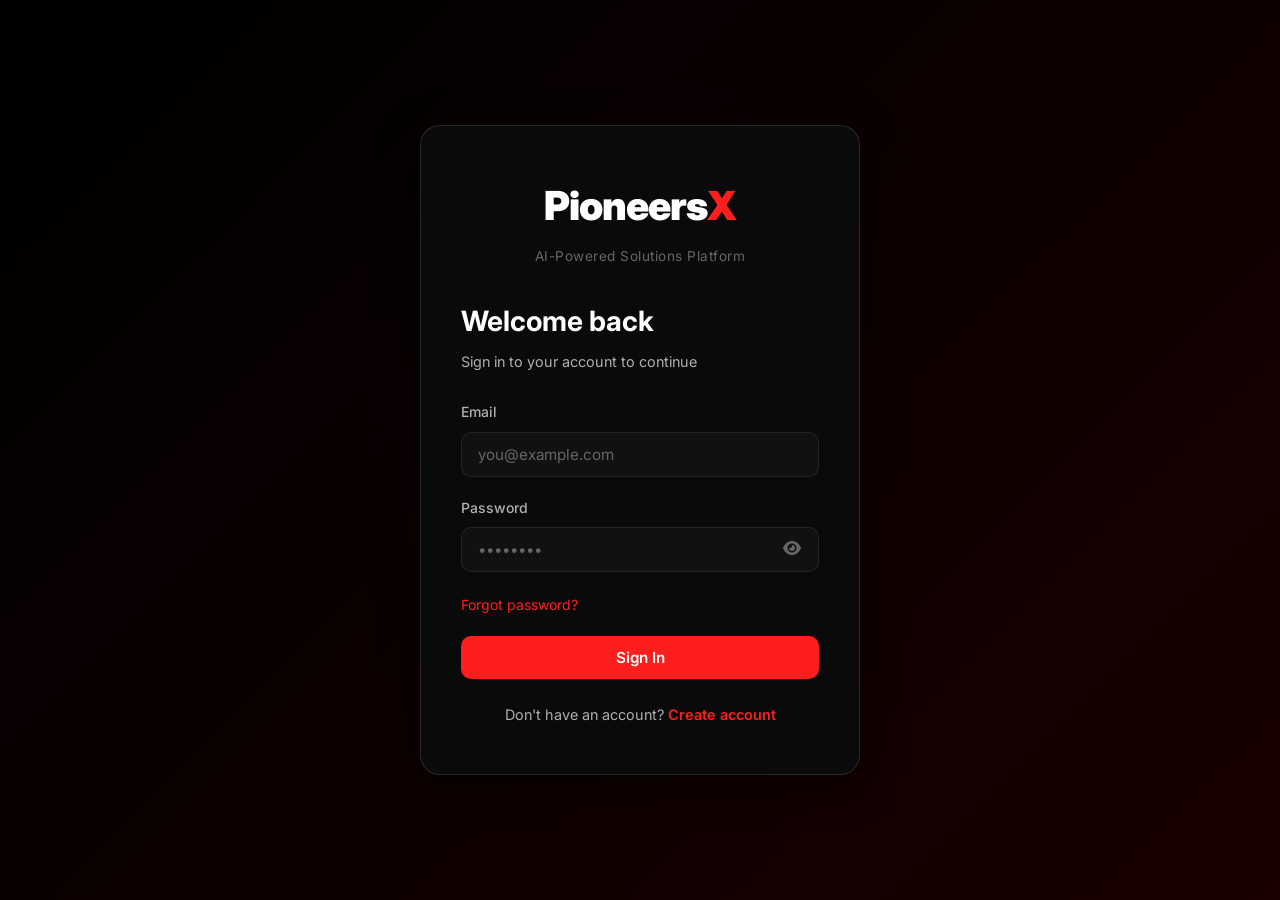
<file: dashboard/index.html>
<!DOCTYPE html>
<html lang="en">
<head>
    <meta charset="UTF-8">
    <meta name="viewport" content="width=device-width, initial-scale=1.0">
    <title>Sign In - PioneersX</title>
    
    <link rel="icon" type="image/svg+xml" href="data:image/svg+xml,%3Csvg xmlns='http://www.w3.org/2000/svg' viewBox='0 0 100 100'%3E%3Ctext x='50' y='80' font-family='Arial Black,sans-serif' font-size='90' font-weight='900' text-anchor='middle' fill='%23ff1e1e'%3EX%3C/text%3E%3C/svg%3E">
    
    <link rel="stylesheet" href="https://cdnjs.cloudflare.com/ajax/libs/font-awesome/6.5.1/css/all.min.css">
    <link rel="stylesheet" href="css/dashboard.css">
</head>
<body>
    <div class="auth-page">
        <div class="auth-container">
            <div class="auth-card">
                <div class="auth-header">
                    <div class="auth-logo">Pioneers<span class="x">X</span></div>
                    <p class="auth-tagline">AI-Powered Solutions Platform</p>
                </div>
                
                <div class="auth-title">
                    <h1>Welcome back</h1>
                    <p>Sign in to your account to continue</p>
                </div>
                
                <div class="alert" id="alert"></div>
                
                <form id="loginForm">
                    <div class="form-group">
                        <label class="form-label">Email</label>
                        <input type="email" class="form-input" id="email" placeholder="you@example.com" required>
                    </div>
                    
                    <div class="form-group">
                        <label class="form-label">Password</label>
                        <div class="input-wrapper">
                            <input type="password" class="form-input" id="password" placeholder="••••••••" required>
                            <span class="input-icon" onclick="togglePassword()">
                                <i class="fas fa-eye" id="eyeIcon"></i>
                            </span>
                        </div>
                    </div>
                    
                    <a href="forgot-password.html" class="forgot-link">Forgot password?</a>
                    
                    <button type="submit" class="btn btn-primary btn-block" id="submitBtn">Sign In</button>
                </form>
                
                <div class="auth-footer">
                    Don't have an account? <a href="register.html">Create account</a>
                </div>
            </div>
        </div>
    </div>
    
    <script src="js/api.js"></script>
    <script>
        // 1. Redirect if already logged in
        if (API.isLoggedIn()) {
            window.location.href = 'dashboard.html';
        }
        
        // 2. Password visibility toggle
        function togglePassword() {
            const input = document.getElementById('password');
            const icon = document.getElementById('eyeIcon');
            if (input.type === 'password') {
                input.type = 'text';
                icon.classList.replace('fa-eye', 'fa-eye-slash');
            } else {
                input.type = 'password';
                icon.classList.replace('fa-eye-slash', 'fa-eye');
            }
        }
        
        // 3. Robust Alert display
        function showAlert(message, type = 'error') {
            const alert = document.getElementById('alert');
            alert.className = `alert alert-${type} show`;
            alert.innerHTML = `<i class="fas fa-${type === 'error' ? 'exclamation-circle' : 'check-circle'}"></i> ${message}`;
        }
        
        // 4. Form submission handler
        document.getElementById('loginForm').addEventListener('submit', async (e) => {
            e.preventDefault(); // Stop the page from refreshing
            
            const btn = document.getElementById('submitBtn');
            const emailInput = document.getElementById('email');
            const passwordInput = document.getElementById('password');

            // CRITICAL FIX: Removing spaces and forcing lowercase for the email payload
            const cleanEmail = emailInput.value.trim().toLowerCase();
            const password = passwordInput.value;

            // UI Loading state
            btn.disabled = true;
            btn.innerHTML = '<span class="spinner"></span> Signing in...';
            
            try {
                // Call API using the fixed login method
                const result = await API.login(cleanEmail, password);
                
                if (result.success) {
                    showAlert('Login successful! Redirecting...', 'success');
                    setTimeout(() => window.location.href = 'dashboard.html', 800);
                } else {
                    // Show ACTUAL error from server (e.g., "Account Locked" or "Invalid credentials")
                    showAlert(result.message || 'Invalid email or password');
                    btn.disabled = false;
                    btn.innerHTML = 'Sign In';
                }
            } catch (err) {
                console.error("Critical Login Error:", err);
                showAlert("Connection failed. Please check your internet.");
                btn.disabled = false;
                btn.innerHTML = 'Sign In';
            }
        });
    </script>
</body>
</html>
</file>
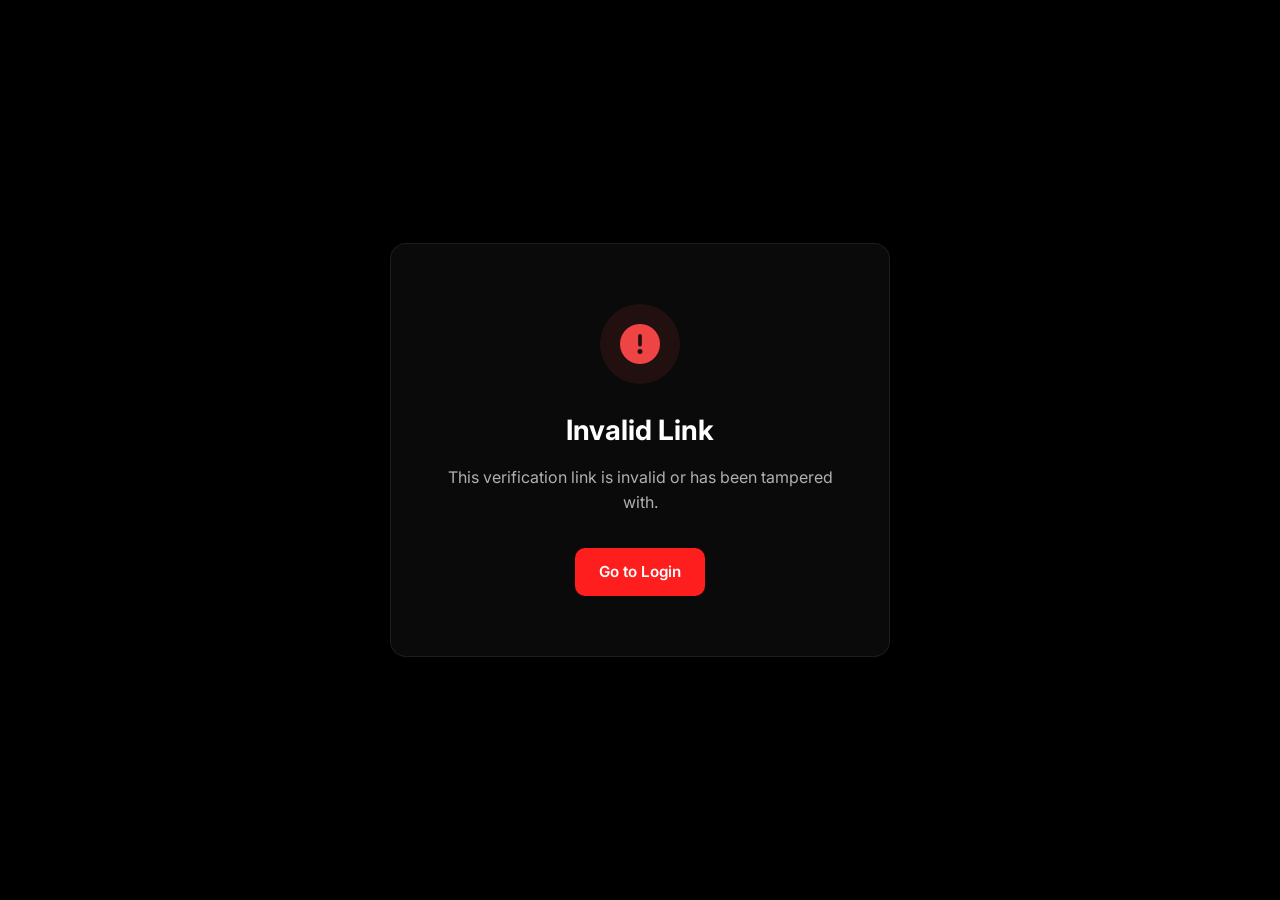
<file: verify-email.html>
<!DOCTYPE html>
<html lang="en">
<head>
    <meta charset="UTF-8">
    <meta name="viewport" content="width=device-width, initial-scale=1.0">
    <title>Verify Email - PioneersX</title>
    <link rel="icon" type="image/svg+xml" href="data:image/svg+xml,%3Csvg xmlns='http://www.w3.org/2000/svg' viewBox='0 0 100 100'%3E%3Ctext x='50' y='80' font-family='Arial Black,sans-serif' font-size='90' font-weight='900' text-anchor='middle' fill='%23ff1e1e'%3EX%3C/text%3E%3C/svg%3E">
    <link rel="stylesheet" href="https://cdnjs.cloudflare.com/ajax/libs/font-awesome/6.5.1/css/all.min.css">
    <link rel="stylesheet" href="dashboard/css/dashboard.css">
    <style>
        .verify-container {
            min-height: 100vh;
            display: flex;
            align-items: center;
            justify-content: center;
            padding: 20px;
            background: #000000;
        }
        .verify-card {
            background: #0a0a0a;
            border: 1px solid rgba(255, 255, 255, 0.08);
            border-radius: 16px;
            padding: 60px 40px;
            max-width: 500px;
            width: 100%;
            text-align: center;
        }
        .verify-icon {
            width: 80px;
            height: 80px;
            margin: 0 auto 24px;
            border-radius: 50%;
            display: flex;
            align-items: center;
            justify-content: center;
            font-size: 40px;
        }
        .verify-icon.loading {
            background: rgba(59, 130, 246, 0.1);
            color: #3b82f6;
        }
        .verify-icon.success {
            background: rgba(34, 197, 94, 0.1);
            color: #22c55e;
        }
        .verify-icon.error {
            background: rgba(239, 68, 68, 0.1);
            color: #ef4444;
        }
        .verify-title {
            font-size: 28px;
            font-weight: 700;
            margin-bottom: 12px;
            color: #ffffff;
        }
        .verify-message {
            color: #b0b0b0;
            font-size: 16px;
            line-height: 1.6;
            margin-bottom: 32px;
        }
        .spinner {
            display: inline-block;
            width: 20px;
            height: 20px;
            border: 3px solid rgba(255,255,255,0.1);
            border-top-color: #3b82f6;
            border-radius: 50%;
            animation: spin 0.8s linear infinite;
        }
        @keyframes spin {
            to { transform: rotate(360deg); }
        }
    </style>
</head>
<body>
    <div class="verify-container">
        <div class="verify-card">
            <div class="verify-icon loading" id="icon">
                <div class="spinner"></div>
            </div>
            <h1 class="verify-title" id="title">Verifying Email...</h1>
            <p class="verify-message" id="message">Please wait while we verify your email address.</p>
            <div id="actionButton"></div>
        </div>
    </div>

    <script src="config.js"></script>
    <script>
        const urlParams = new URLSearchParams(window.location.search);
        const token = urlParams.get('token');
        
        const icon = document.getElementById('icon');
        const title = document.getElementById('title');
        const message = document.getElementById('message');
        const actionButton = document.getElementById('actionButton');
        
        if (!token) {
            icon.className = 'verify-icon error';
            icon.innerHTML = '<i class="fas fa-exclamation-circle"></i>';
            title.textContent = 'Invalid Link';
            message.textContent = 'This verification link is invalid or has been tampered with.';
            actionButton.innerHTML = '<a href="dashboard/index.html" class="btn btn-primary">Go to Login</a>';
        } else {
            // Call verification endpoint
            fetch(`${BRAND.apiBase}/auth/verify-email?token=${token}`)
                .then(res => res.json())
                .then(data => {
                    if (data.success) {
                        icon.className = 'verify-icon success';
                        icon.innerHTML = '<i class="fas fa-check-circle"></i>';
                        title.textContent = 'Email Verified!';
                        message.textContent = 'Your email has been verified successfully. You can now access all features.';
                        actionButton.innerHTML = '<a href="dashboard/dashboard.html" class="btn btn-primary">Go to Dashboard</a>';
                    } else {
                        icon.className = 'verify-icon error';
                        icon.innerHTML = '<i class="fas fa-times-circle"></i>';
                        title.textContent = 'Verification Failed';
                        message.textContent = data.message || 'The verification link has expired or is invalid. Please request a new one.';
                        actionButton.innerHTML = '<a href="dashboard/dashboard.html" class="btn btn-primary">Go to Dashboard</a>';
                    }
                })
                .catch(error => {
                    icon.className = 'verify-icon error';
                    icon.innerHTML = '<i class="fas fa-exclamation-circle"></i>';
                    title.textContent = 'Connection Error';
                    message.textContent = 'Unable to verify your email. Please check your connection and try again.';
                    actionButton.innerHTML = '<a href="dashboard/index.html" class="btn btn-primary">Go to Login</a>';
                });
        }
    </script>
</body>
</html>
</file>
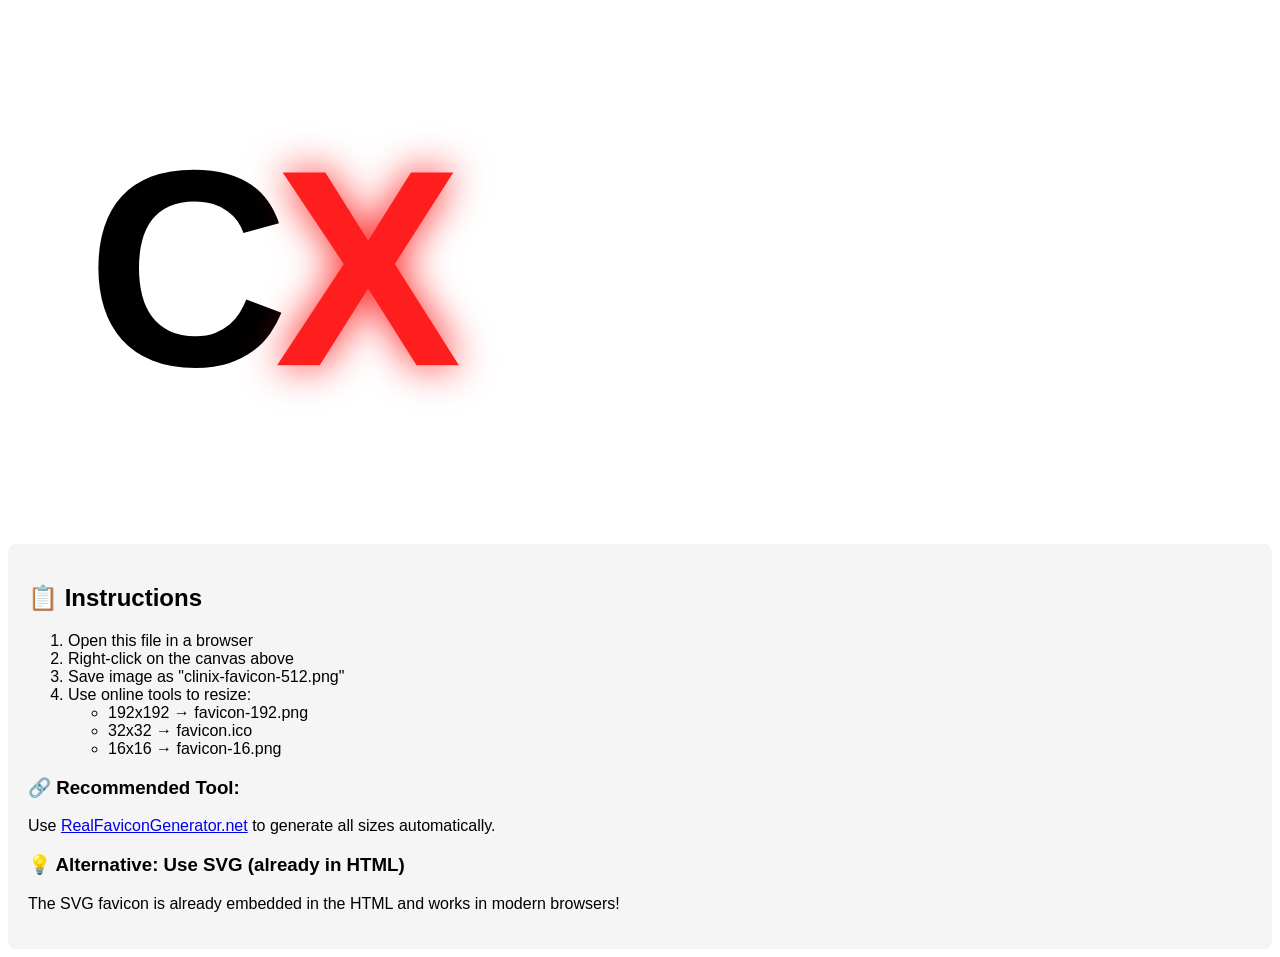
<file: clinix/favicon-generator.html>
<!DOCTYPE html>
<html>
<head>
    <title>CliniX Favicon Generator</title>
</head>
<body>
<canvas id="canvas" width="512" height="512"></canvas>

<script>
// Generate CX favicon programmatically
const canvas = document.getElementById('canvas');
const ctx = canvas.getContext('2d');

// NO BACKGROUND - Keep transparent ✅
// ctx.fillStyle = '#0a0a0a';  ← REMOVED!

// Text settings
ctx.textBaseline = 'middle';
ctx.textAlign = 'center';

// C letter (BLACK with white stroke)
ctx.font = '900 280px Arial, sans-serif';
ctx.strokeStyle = '#ffffff';
ctx.lineWidth = 8;
ctx.fillStyle = '#000000';
ctx.strokeText('C', 180, 280);
ctx.fillText('C', 180, 280);

// X letter (RED with glow)
ctx.font = '900 280px Arial, sans-serif';
ctx.shadowColor = '#ff1e1e';
ctx.shadowBlur = 40;
ctx.fillStyle = '#ff1e1e';
ctx.fillText('X', 360, 280);

// Remove shadow for next operations
ctx.shadowColor = 'transparent';
ctx.shadowBlur = 0;

// Export as PNG
console.log('Canvas ready. Right-click and save as:');
console.log('- favicon-512.png (for high-res displays)');
console.log('- Resize to 192x192 for standard favicon');
console.log('- Resize to 32x32 for legacy favicon.ico');

// Helper function for rounded rectangles (if not supported)
if (!CanvasRenderingContext2D.prototype.roundRect) {
    CanvasRenderingContext2D.prototype.roundRect = function(x, y, w, h, r) {
        if (w < 2 * r) r = w / 2;
        if (h < 2 * r) r = h / 2;
        this.beginPath();
        this.moveTo(x + r, y);
        this.arcTo(x + w, y, x + w, y + h, r);
        this.arcTo(x + w, y + h, x, y + h, r);
        this.arcTo(x, y + h, x, y, r);
        this.arcTo(x, y, x + w, y, r);
        this.closePath();
        return this;
    }
}
</script>

<div style="margin-top: 20px; padding: 20px; background: #f5f5f5; border-radius: 8px; font-family: Arial;">
    <h2>📋 Instructions</h2>
    <ol>
        <li>Open this file in a browser</li>
        <li>Right-click on the canvas above</li>
        <li>Save image as "clinix-favicon-512.png"</li>
        <li>Use online tools to resize:
            <ul>
                <li>192x192 → favicon-192.png</li>
                <li>32x32 → favicon.ico</li>
                <li>16x16 → favicon-16.png</li>
            </ul>
        </li>
    </ol>
    
    <h3>🔗 Recommended Tool:</h3>
    <p>Use <a href="https://realfavicongenerator.net/" target="_blank">RealFaviconGenerator.net</a> to generate all sizes automatically.</p>
    
    <h3>💡 Alternative: Use SVG (already in HTML)</h3>
    <p>The SVG favicon is already embedded in the HTML and works in modern browsers!</p>
</div>

</body>
</html>
</file>
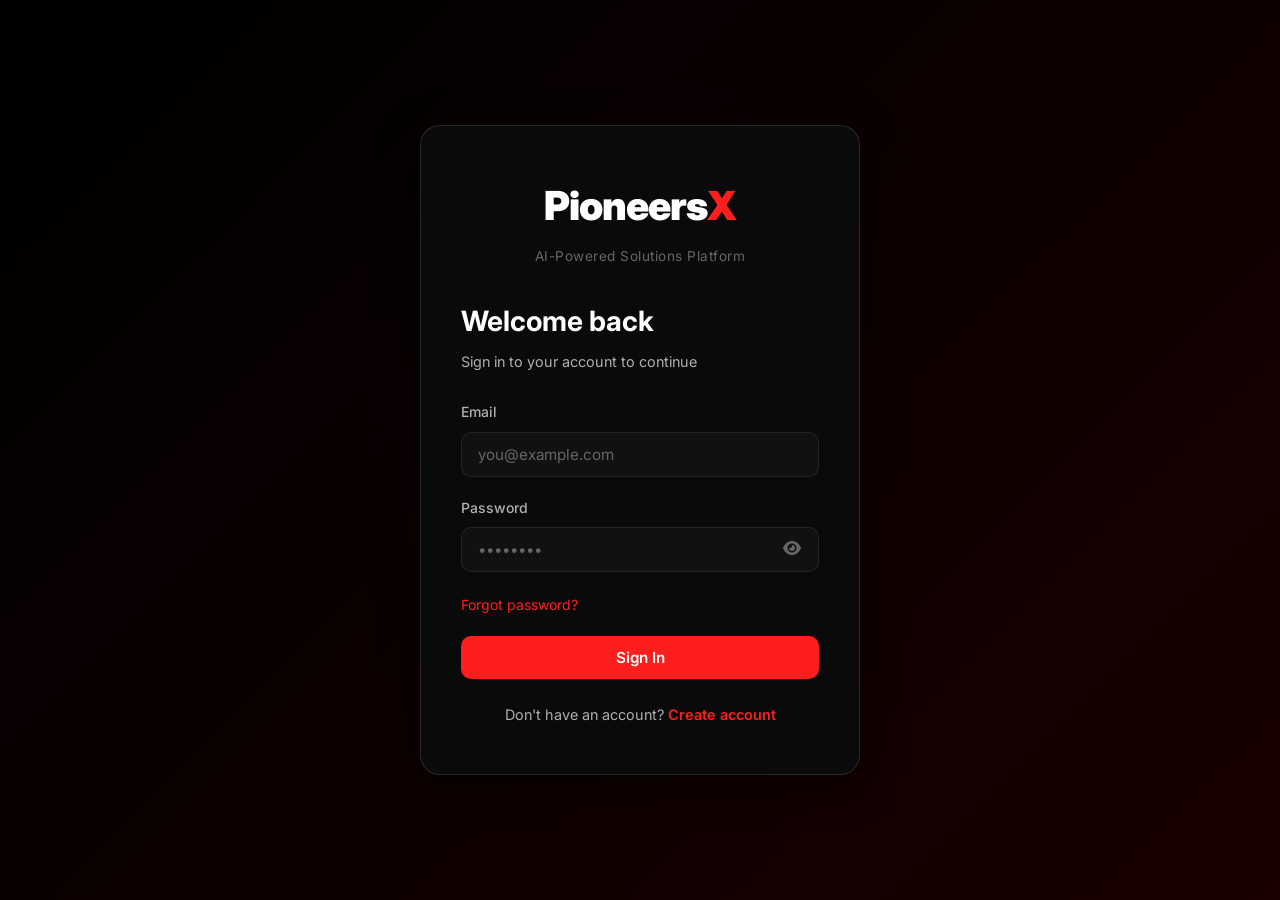
<file: dashboard/dashboard.html>
<!DOCTYPE html>
<html lang="en">
<head>
    <meta charset="UTF-8">
    <meta name="viewport" content="width=device-width, initial-scale=1.0">
    <title>Dashboard - PioneersX</title>
    <link rel="icon" type="image/svg+xml" href="data:image/svg+xml,%3Csvg xmlns='http://www.w3.org/2000/svg' viewBox='0 0 100 100'%3E%3Ctext x='50' y='80' font-family='Arial Black,sans-serif' font-size='90' font-weight='900' text-anchor='middle' fill='%23ff1e1e'%3EX%3C/text%3E%3C/svg%3E">
    <link rel="stylesheet" href="https://cdnjs.cloudflare.com/ajax/libs/font-awesome/6.5.1/css/all.min.css">
    <link rel="stylesheet" href="css/dashboard.css">
</head>
<body>
    <div class="overlay" id="overlay" onclick="closeSidebar()"></div>
    
    <!-- Logout Modal -->
    <div class="modal-overlay" id="logoutModal">
        <div class="modal-content">
            <div class="modal-icon">
                <i class="fas fa-sign-out-alt"></i>
            </div>
            <h2 class="modal-title">Logout</h2>
            <p class="modal-text">Are you sure you want to logout from your account?</p>
            <div class="modal-actions">
                <button class="btn btn-secondary btn-block" onclick="closeModal()">Cancel</button>
                <button class="btn btn-primary btn-block" onclick="confirmLogout()">Logout</button>
            </div>
        </div>
    </div>
    
    <!-- Alert Modal -->
    <div class="modal-overlay" id="alertModal">
        <div class="modal-content">
            <div class="modal-icon" id="alertIcon">
                <i class="fas fa-info-circle"></i>
            </div>
            <h2 class="modal-title" id="alertTitle">Alert</h2>
            <p class="modal-text" id="alertMessage">Message here</p>
            <div class="modal-actions">
                <button class="btn btn-primary btn-block" onclick="closeAlertModal()">OK</button>
            </div>
        </div>
    </div>
    
    <!-- Notification Dropdown -->
    <div class="notification-dropdown" id="notificationDropdown">
        <div class="notification-header">Notifications</div>
        <div class="notification-body">
            <div class="notification-empty">
                <i class="fas fa-bell-slash"></i>
                <p>No new notifications</p>
            </div>
        </div>
    </div>
    
    <div class="app">
        <!-- Sidebar -->
        <aside class="sidebar" id="sidebar">
            <div class="sidebar-header">
                <div class="sidebar-brand">
                    <span class="brand-text">Pioneers<span class="x">X</span></span>
                </div>
                <button class="sidebar-close" onclick="closeSidebar()"><i class="fas fa-times"></i></button>
            </div>
            
            <nav class="sidebar-nav">
                <div class="nav-group">
                    <div class="nav-group-title">Menu</div>
                    <a href="dashboard.html" class="nav-item active">
                        <i class="fas fa-home"></i>
                        <span>Dashboard</span>
                    </a>
                    <a href="subscription.html" class="nav-item">
                        <i class="fas fa-crown"></i>
                        <span>Subscription</span>
                        <span class="nav-badge">PRO</span>
                    </a>
                </div>
                
                <div class="nav-group">
                    <div class="nav-group-title">Products</div>
                    <a href="../assistx/index.html" class="nav-item" target="_blank">
                        <i class="fas fa-robot"></i>
                        <span>AssistX</span>
                    </a>
                    <a href="../analyticsx/index.html" class="nav-item" target="_blank">
                        <i class="fas fa-chart-line"></i>
                        <span>AnalyticsX</span>
                    </a>
                </div>
                
                <div class="nav-group">
                    <div class="nav-group-title">Account</div>
                    <a href="profile.html" class="nav-item">
                        <i class="fas fa-user"></i>
                        <span>Profile</span>
                    </a>
                    <a href="settings.html" class="nav-item">
                        <i class="fas fa-cog"></i>
                        <span>Settings</span>
                    </a>
                    <a href="../index.html" class="nav-item" target="_blank">
                        <i class="fas fa-external-link-alt"></i>
                        <span>Main Website</span>
                    </a>
                </div>
            </nav>
            
            <div class="sidebar-footer">
                <div class="user-menu" onclick="showLogoutModal()">
                    <div class="user-avatar" id="userAvatar">U</div>
                    <div class="user-details">
                        <div class="user-name" id="userName">User</div>
                        <div class="user-email" id="userEmail">user@email.com</div>
                    </div>
                    <i class="fas fa-sign-out-alt user-menu-icon"></i>
                </div>
            </div>
        </aside>
        
        <!-- Main Content -->
        <main class="main">
            <!-- Header -->
            <header class="header">
                <div class="header-left">
                    <button class="menu-toggle" onclick="openSidebar()">
                        <i class="fas fa-bars"></i>
                    </button>
                    <h1 class="page-title">Dashboard</h1>
                </div>
                <div class="header-right">
                    <button class="header-btn" onclick="toggleNotifications()" title="Notifications">
                        <i class="fas fa-bell"></i>
                    </button>
                    <a id="support-email-link" href="mailto:support@pioneersx.store" class="header-btn" title="Help & Support">
                        <i class="fas fa-question-circle"></i>
                    </a>
                </div>
            </header>
            
            <!-- Content -->
            <div class="content">
                <!-- Welcome Section -->
                <div class="welcome">
                    <h1 class="welcome-title">Welcome back, <span id="welcomeName">User</span>! 👋</h1>
                    <p class="welcome-subtitle">Here's what's happening with your account today.</p>
                </div>
                
                <!-- Stats Grid -->
                <div class="stats-grid">
                    <div class="stat-card">
                        <div class="stat-header">
                            <div class="stat-icon">
                                <i class="fas fa-crown"></i>
                            </div>
                        </div>
                        <div class="stat-value" id="activeSubscriptions">0</div>
                        <div class="stat-label">Active Subscriptions</div>
                    </div>
                    
                    <div class="stat-card" id="emailStatCard">
                        <div class="stat-header">
                            <div class="stat-icon green">
                                <i class="fas fa-envelope"></i>
                            </div>
                        </div>
                        <div class="stat-value" id="emailStatus" style="font-size: 1.2rem;">Not Verified</div>
                        <div class="stat-label">Email Status</div>
                    </div>
                    
                    <div class="stat-card">
                        <div class="stat-header">
                            <div class="stat-icon blue">
                                <i class="fas fa-box"></i>
                            </div>
                        </div>
                        <div class="stat-value">2</div>
                        <div class="stat-label">Available Products</div>
                    </div>
                </div>
                
                <!-- Quick Actions Card -->
                <div class="card">
                    <div class="card-header">
                        <h2 class="card-title"><i class="fas fa-bolt"></i> Quick Actions</h2>
                    </div>
                    <div class="card-body">
                        <div class="actions-grid">
                            <a href="subscription.html" class="action-card">
                                <div class="action-icon"><i class="fas fa-crown"></i></div>
                                <div class="action-title">Upgrade Plan</div>
                                <div class="action-desc">Get more features</div>
                            </a>
                            <a href="profile.html" class="action-card">
                                <div class="action-icon"><i class="fas fa-user-edit"></i></div>
                                <div class="action-title">Edit Profile</div>
                                <div class="action-desc">Update your info</div>
                            </a>
                            <a href="../assistx/index.html" target="_blank" class="action-card">
                                <div class="action-icon"><i class="fas fa-robot"></i></div>
                                <div class="action-title">Open AssistX</div>
                                <div class="action-desc">AI Assistant</div>
                            </a>
                            <a href="../analyticsx/index.html" target="_blank" class="action-card">
                                <div class="action-icon"><i class="fas fa-chart-line"></i></div>
                                <div class="action-title">Open AnalyticsX</div>
                                <div class="action-desc">Business Analytics</div>
                            </a>
                        </div>
                    </div>
                </div>
                
                <!-- Products Card -->
                <div class="card">
                    <div class="card-header">
                        <h2 class="card-title"><i class="fas fa-box-open"></i> Our Products</h2>
                        <a href="subscription.html" class="btn btn-ghost btn-sm">
                            View Plans <i class="fas fa-arrow-right"></i>
                        </a>
                    </div>
                    <div class="card-body">
                        <div class="products-grid">
                            <!-- AssistX Product -->
                            <div class="product-card">
                                <div class="product-header">
                                    <div class="product-icon"><i class="fas fa-robot"></i></div>
                                    <span class="product-badge">Popular</span>
                                </div>
                                <h3 class="product-name">Assist<span class="x">X</span></h3>
                                <p class="product-desc">Access 15+ AI models including ChatGPT, Claude, Perplexity and more - all in one place.</p>
                                <div class="product-features">
                                    <span class="product-feature">ChatGPT</span>
                                    <span class="product-feature">Claude</span>
                                    <span class="product-feature">Perplexity</span>
                                    <span class="product-feature">+12 more</span>
                                </div>
                                <div class="product-footer">
                                    <div class="product-price">
                                        <span class="price-small">$</span><span class="price-big">25</span><span class="price-small">/mo</span>
                                    </div>
                                    <a href="subscription.html" class="btn btn-primary btn-sm">Subscribe</a>
                                </div>
                            </div>
                            
                            <!-- AnalyticsX Product -->
                            <div class="product-card">
                                <div class="product-header">
                                    <div class="product-icon"><i class="fas fa-chart-line"></i></div>
                                    <span class="product-badge">New</span>
                                </div>
                                <h3 class="product-name">Analytics<span class="x">X</span></h3>
                                <p class="product-desc">Smart business analytics powered by AI. Get insights, automated reports, and predictions.</p>
                                <div class="product-features">
                                    <span class="product-feature">Dashboards</span>
                                    <span class="product-feature">Reports</span>
                                    <span class="product-feature">AI Insights</span>
                                    <span class="product-feature">Predictions</span>
                                </div>
                                <div class="product-footer">
                                    <div class="product-price">
                                        <span class="price-small">$</span><span class="price-big">149</span><span class="price-small">/mo</span>
                                    </div>
                                    <a href="subscription.html" class="btn btn-primary btn-sm">Subscribe</a>
                                </div>
                            </div>
                        </div>
                    </div>
                </div>
                
                <!-- Subscriptions Card -->
                <div class="card">
                    <div class="card-header">
                        <h2 class="card-title"><i class="fas fa-receipt"></i> Your Subscriptions</h2>
                    </div>
                    <div class="card-body" id="subscriptionsList">
                        <div class="empty-state">
                            <div class="empty-state-icon"><i class="fas fa-inbox"></i></div>
                            <h3 class="empty-state-title">No active subscriptions</h3>
                            <p class="empty-state-desc">Subscribe to a plan to unlock premium features</p>
                            <a href="subscription.html" class="btn btn-primary">Subscribe Now</a>
                        </div>
                    </div>
                </div>
            </div>
        </main>
    </div>
    
    <!-- Scripts -->
    <script src="../config.js"></script>
    <script src="js/api.js"></script>
    <script>
        // Wire support email from config
        if (typeof BRAND !== 'undefined') {
            document.getElementById('support-email-link').href = 'mailto:' + BRAND.email;
        }

        // Auth check
        if (!API.isLoggedIn()) {
            window.location.href = 'index.html';
        }
        
        // AUTO LOGOUT ON TOKEN EXPIRY
        function handleTokenExpiry() {
            localStorage.clear();
            window.location.href = 'index.html';
        }
        
        // MODAL POPUP SYSTEM (replaces alert)
        function showAlertModal(title, message, type = 'info') {
            const modal = document.getElementById('alertModal');
            const icon = document.getElementById('alertIcon');
            const titleEl = document.getElementById('alertTitle');
            const messageEl = document.getElementById('alertMessage');
            const iconElement = icon.querySelector('i');
            
            titleEl.textContent = title;
            messageEl.textContent = message;
            
            if (type === 'success') {
                iconElement.className = 'fas fa-check-circle';
                icon.style.background = 'rgba(34, 197, 94, 0.1)';
                icon.style.color = 'var(--success)';
            } else if (type === 'error') {
                iconElement.className = 'fas fa-exclamation-circle';
                icon.style.background = 'rgba(239, 68, 68, 0.1)';
                icon.style.color = 'var(--error)';
            } else {
                iconElement.className = 'fas fa-info-circle';
                icon.style.background = 'rgba(59, 130, 246, 0.1)';
                icon.style.color = 'var(--info)';
            }
            
            modal.classList.add('show');
        }
        
        function closeAlertModal() {
            document.getElementById('alertModal').classList.remove('show');
        }
        
        // Load user data
        async function loadUserData() {
            const userStr = localStorage.getItem('user');
            if (!userStr) return;
            
            const user = JSON.parse(userStr);
            const firstName = user.firstName || 'User';
            const lastName = user.lastName || '';
            const capitalizedFirst = firstName.charAt(0).toUpperCase() + firstName.slice(1);
            const capitalizedLast = lastName ? lastName.charAt(0).toUpperCase() + lastName.slice(1) : '';
            const fullName = `${capitalizedFirst} ${capitalizedLast}`.trim();
            
            document.getElementById('welcomeName').textContent = capitalizedFirst;
            document.getElementById('userName').textContent = fullName;
            document.getElementById('userEmail').textContent = user.email || '';
            document.getElementById('userAvatar').textContent = capitalizedFirst.charAt(0);
            
            const emailStatCard = document.getElementById('emailStatCard');
            if (user.isEmailVerified) {
                emailStatCard.style.display = 'none';
            } else {
                emailStatCard.style.display = 'block';
                const emailStatus = document.getElementById('emailStatus');
                emailStatus.textContent = 'Not Verified';
                emailStatus.style.color = 'var(--warning)';
                emailStatus.style.cursor = 'pointer';
                emailStatus.onclick = sendVerificationEmail;
            }
        }
        
        // Send verification email function
        async function sendVerificationEmail() {
            const emailStatus = document.getElementById('emailStatus');
            const originalText = emailStatus.textContent;
            
            emailStatus.textContent = 'Sending...';
            emailStatus.style.cursor = 'wait';
            
            try {
                const apiBase = (typeof BRAND !== 'undefined') ? BRAND.apiBase : 'https://api.pioneersx.store/api';
                const response = await fetch(`${apiBase}/auth/send-verification`, {
                    method: 'POST',
                    headers: {
                        'Content-Type': 'application/json',
                        'Authorization': `Bearer ${localStorage.getItem('token')}`
                    }
                });
                
                if (response.status === 401) {
                    showAlertModal('Session Expired', 'Your session has expired. Please login again.', 'error');
                    setTimeout(handleTokenExpiry, 2000);
                    return;
                }
                
                const result = await response.json();
                
                if (response.ok) {
                    showAlertModal('Success', 'Verification email sent! Check your inbox and click the verification link.', 'success');
                    emailStatus.textContent = 'Email Sent ✓';
                    emailStatus.style.color = 'var(--info)';
                } else {
                    showAlertModal('Failed', result.message || 'Please try again later.', 'error');
                    emailStatus.textContent = originalText;
                    emailStatus.style.cursor = 'pointer';
                }
            } catch (error) {
                console.error('Verification email error:', error);
                showAlertModal('Network Error', 'Please check your connection and try again.', 'error');
                emailStatus.textContent = originalText;
                emailStatus.style.cursor = 'pointer';
            }
        }
        
        async function loadSubscriptions() {
            try {
                const result = await API.getMySubscriptions();
                
                if (result && result.status === 401) {
                    handleTokenExpiry();
                    return;
                }
                
                if (result.success && result.data && result.data.length > 0) {
                    document.getElementById('activeSubscriptions').textContent = result.data.filter(s => s.status === 'active').length;
                }
            } catch (error) {
                console.error('Failed to load subscriptions:', error);
            }
        }
        
        function openSidebar() {
            document.getElementById('sidebar').classList.add('open');
            document.getElementById('overlay').classList.add('show');
        }
        
        function closeSidebar() {
            document.getElementById('sidebar').classList.remove('open');
            document.getElementById('overlay').classList.remove('show');
        }
        
        function showLogoutModal() {
            document.getElementById('logoutModal').classList.add('show');
        }
        
        function closeModal() {
            document.getElementById('logoutModal').classList.remove('show');
        }
        
        async function confirmLogout() {
            try {
                await API.logout();
            } catch (error) {
                console.error('Logout error:', error);
            }
            localStorage.clear();
            window.location.href = 'index.html';
        }
        
        function toggleNotifications() {
            const dropdown = document.getElementById('notificationDropdown');
            dropdown.classList.toggle('show');
            
            if (dropdown.classList.contains('show')) {
                setTimeout(() => {
                    document.addEventListener('click', closeNotificationsOutside);
                }, 100);
            }
        }
        
        function closeNotificationsOutside(e) {
            const dropdown = document.getElementById('notificationDropdown');
            if (!dropdown.contains(e.target) && !e.target.closest('.header-btn')) {
                dropdown.classList.remove('show');
                document.removeEventListener('click', closeNotificationsOutside);
            }
        }
        
        // Load data
        loadUserData();
        loadSubscriptions();
    </script>
</body>
</html>
</file>
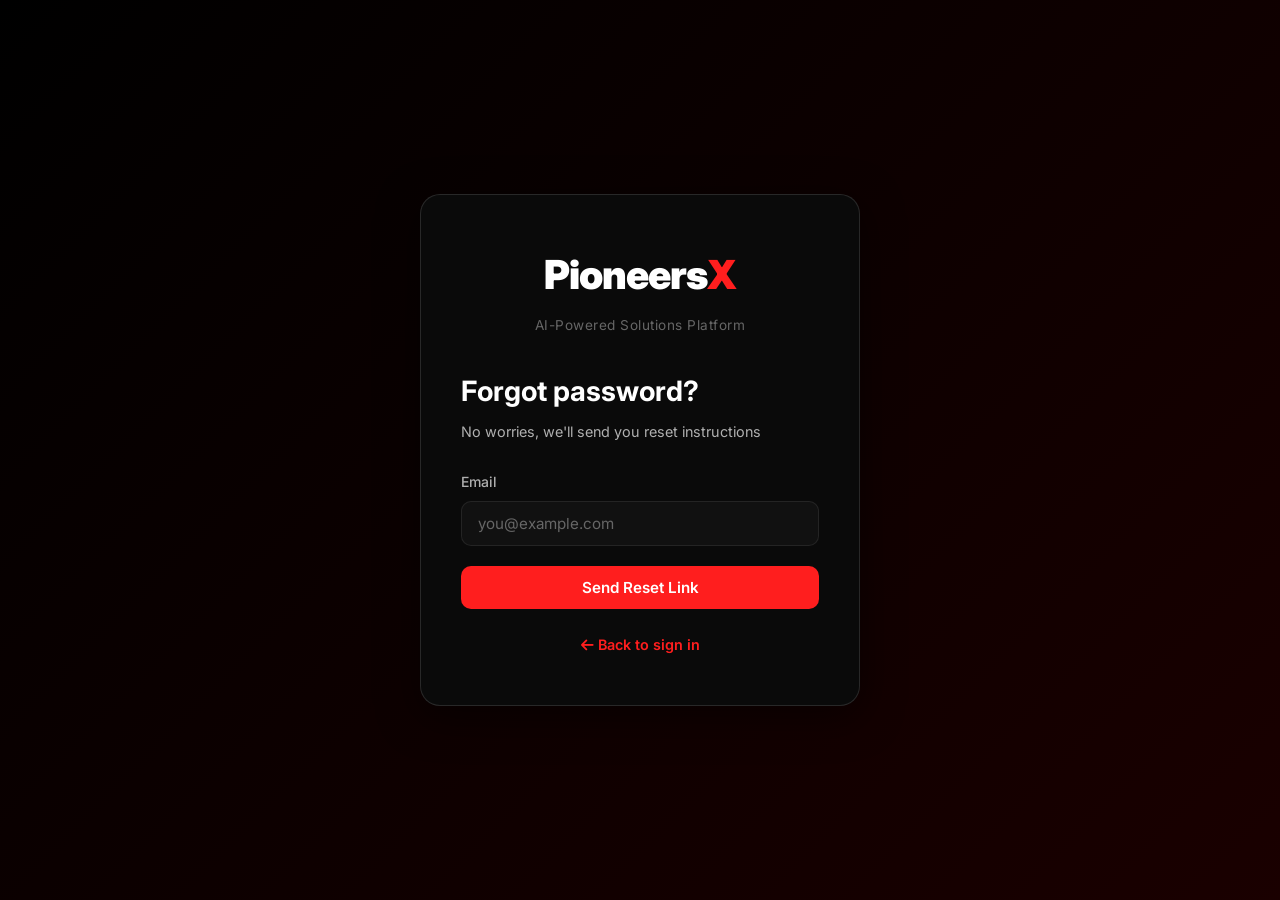
<file: dashboard/forgot-password.html>
<!DOCTYPE html>
<html lang="en">
<head>
    <meta charset="UTF-8">
    <meta name="viewport" content="width=device-width, initial-scale=1.0">
    <title>Forgot Password - PioneersX</title>
    <link rel="icon" type="image/svg+xml" href="data:image/svg+xml,%3Csvg xmlns='http://www.w3.org/2000/svg' viewBox='0 0 100 100'%3E%3Ctext x='50' y='80' font-family='Arial Black,sans-serif' font-size='90' font-weight='900' text-anchor='middle' fill='%23ff1e1e'%3EX%3C/text%3E%3C/svg%3E">
    <link rel="stylesheet" href="https://cdnjs.cloudflare.com/ajax/libs/font-awesome/6.5.1/css/all.min.css">
    <link rel="stylesheet" href="css/dashboard.css">
</head>
<body>
    <div class="auth-page">
        <div class="auth-container">
            <div class="auth-card">
                <div class="auth-header">
                    <div class="auth-logo">Pioneers<span class="x">X</span></div>
                    <p class="auth-tagline">AI-Powered Solutions Platform</p>
                </div>
                
                <div class="auth-title">
                    <h1>Forgot password?</h1>
                    <p>No worries, we'll send you reset instructions</p>
                </div>
                
                <div class="alert" id="alert"></div>
                
                <form id="forgotForm">
                    <div class="form-group">
                        <label class="form-label">Email</label>
                        <input type="email" class="form-input" id="email" placeholder="you@example.com" required>
                    </div>
                    <button type="submit" class="btn btn-primary btn-block" id="submitBtn">Send Reset Link</button>
                </form>
                
                <div class="auth-footer">
                    <a href="index.html"><i class="fas fa-arrow-left"></i> Back to sign in</a>
                </div>
            </div>
        </div>
    </div>
    
    <script src="js/api.js"></script>
    <script>
        function showAlert(message, type = 'error') {
            const alert = document.getElementById('alert');
            alert.className = `alert alert-${type} show`;
            alert.innerHTML = `<i class="fas fa-${type === 'error' ? 'exclamation-circle' : 'check-circle'}"></i> ${message}`;
        }
        
        document.getElementById('forgotForm').addEventListener('submit', async (e) => {
            e.preventDefault();
            const btn = document.getElementById('submitBtn');
            btn.disabled = true;
            btn.innerHTML = '<span class="spinner"></span> Sending...';
            
            const result = await API.forgotPassword(document.getElementById('email').value);
            
            if (result.success) {
                showAlert('Reset link sent! Check your email.', 'success');
            } else {
                showAlert(result.message || 'Failed to send reset link');
            }
            
            btn.disabled = false;
            btn.innerHTML = 'Send Reset Link';
        });
    </script>
</body>
</html>
</file>
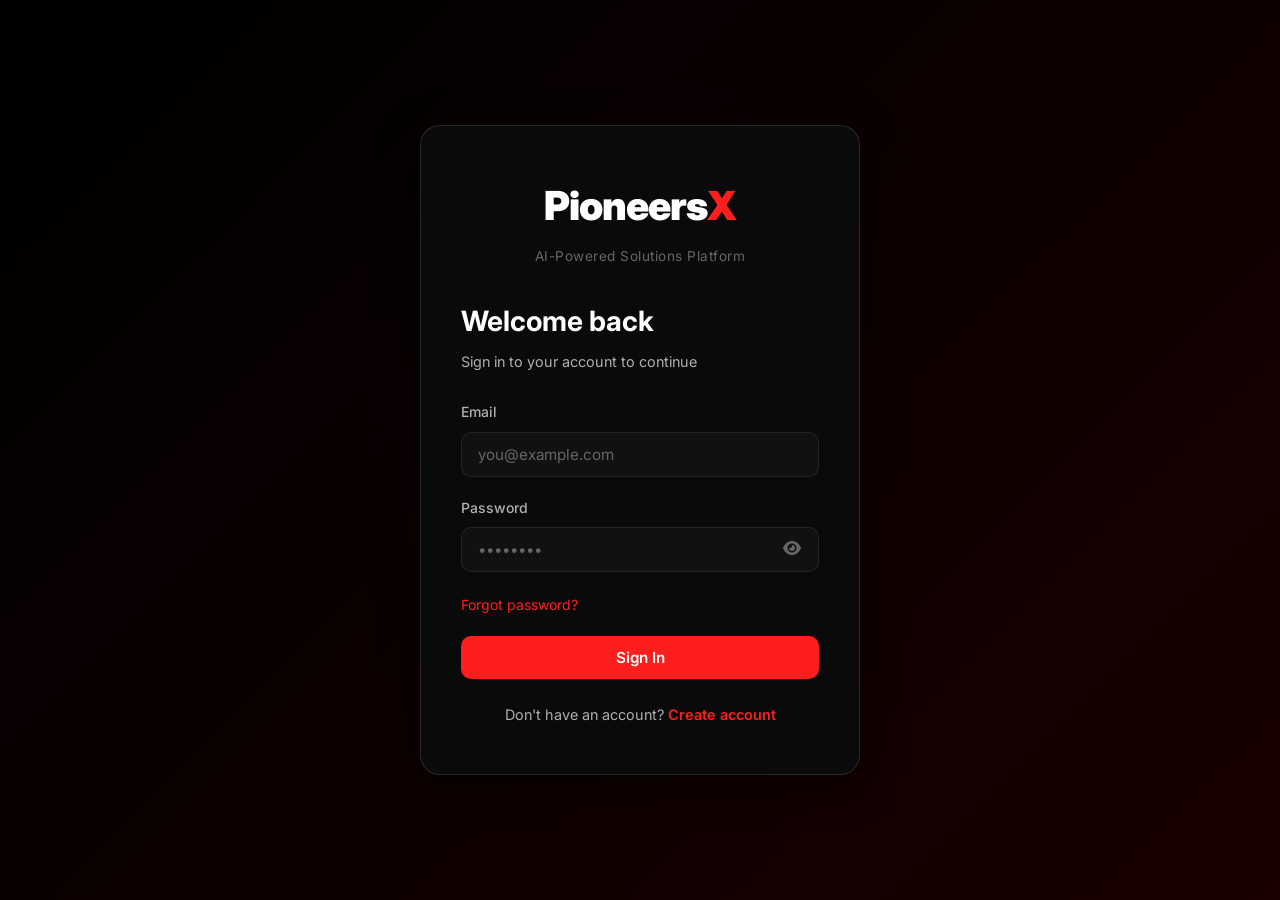
<file: dashboard/profile.html>
<!DOCTYPE html>
<html lang="en">
<head>
    <meta charset="UTF-8">
    <meta name="viewport" content="width=device-width, initial-scale=1.0">
    <title>Profile - PioneersX</title>
    <link rel="icon" type="image/svg+xml" href="data:image/svg+xml,%3Csvg xmlns='http://www.w3.org/2000/svg' viewBox='0 0 100 100'%3E%3Ctext x='50' y='80' font-family='Arial Black,sans-serif' font-size='90' font-weight='900' text-anchor='middle' fill='%23ff1e1e'%3EX%3C/text%3E%3C/svg%3E">
    <link rel="stylesheet" href="https://cdnjs.cloudflare.com/ajax/libs/font-awesome/6.5.1/css/all.min.css">
    <link rel="stylesheet" href="css/dashboard.css">
</head>
<body>
    <div class="overlay" id="overlay" onclick="closeSidebar()"></div>
    
    <!-- Logout Modal -->
    <div class="modal-overlay" id="logoutModal">
        <div class="modal-content">
            <div class="modal-icon">
                <i class="fas fa-sign-out-alt"></i>
            </div>
            <h2 class="modal-title">Logout</h2>
            <p class="modal-text">Are you sure you want to logout from your account?</p>
            <div class="modal-actions">
                <button class="btn btn-secondary btn-block" onclick="closeModal()">Cancel</button>
                <button class="btn btn-primary btn-block" onclick="confirmLogout()">Logout</button>
            </div>
        </div>
    </div>
    
    <!-- Notification Dropdown -->
    <div class="notification-dropdown" id="notificationDropdown">
        <div class="notification-header">Notifications</div>
        <div class="notification-body">
            <div class="notification-empty">
                <i class="fas fa-bell-slash"></i>
                <p>No new notifications</p>
            </div>
        </div>
    </div>
    
    <div class="app">
        <!-- Sidebar -->
        <aside class="sidebar" id="sidebar">
            <div class="sidebar-header">
                <div class="sidebar-brand">
                    <span class="brand-text">Pioneers<span class="x">X</span></span>
                </div>
                <button class="sidebar-close" onclick="closeSidebar()"><i class="fas fa-times"></i></button>
            </div>
            
            <nav class="sidebar-nav">
                <div class="nav-group">
                    <div class="nav-group-title">Menu</div>
                    <a href="dashboard.html" class="nav-item">
                        <i class="fas fa-home"></i>
                        <span>Dashboard</span>
                    </a>
                    <a href="subscription.html" class="nav-item">
                        <i class="fas fa-crown"></i>
                        <span>Subscription</span>
                        <span class="nav-badge">PRO</span>
                    </a>
                </div>
                
                <div class="nav-group">
                    <div class="nav-group-title">Products</div>
                    <a href="../assistx/index.html" class="nav-item" target="_blank">
                        <i class="fas fa-robot"></i>
                        <span>AssistX</span>
                    </a>
                    <a href="../analyticsx/index.html" class="nav-item" target="_blank">
                        <i class="fas fa-chart-line"></i>
                        <span>AnalyticsX</span>
                    </a>
                </div>
                
                <div class="nav-group">
                    <div class="nav-group-title">Account</div>
                    <a href="profile.html" class="nav-item active">
                        <i class="fas fa-user"></i>
                        <span>Profile</span>
                    </a>
                    <a href="settings.html" class="nav-item">
                        <i class="fas fa-cog"></i>
                        <span>Settings</span>
                    </a>
                    <a href="../index.html" class="nav-item" target="_blank">
                        <i class="fas fa-external-link-alt"></i>
                        <span>Main Website</span>
                    </a>
                </div>
            </nav>
            
            <div class="sidebar-footer">
                <div class="user-menu" onclick="showLogoutModal()">
                    <div class="user-avatar" id="userAvatar">U</div>
                    <div class="user-details">
                        <div class="user-name" id="userName">User</div>
                        <div class="user-email" id="userEmail">user@email.com</div>
                    </div>
                    <i class="fas fa-sign-out-alt user-menu-icon"></i>
                </div>
            </div>
        </aside>
        
        <!-- Main Content -->
        <main class="main">
            <header class="header">
                <div class="header-left">
                    <button class="menu-toggle" onclick="openSidebar()">
                        <i class="fas fa-bars"></i>
                    </button>
                    <h1 class="page-title">Profile</h1>
                </div>
                <div class="header-right">
                    <button class="header-btn" onclick="toggleNotifications()" title="Notifications">
                        <i class="fas fa-bell"></i>
                    </button>
                    <a id="support-email-link" href="mailto:support@pioneersx.store" class="header-btn" title="Help & Support">
                        <i class="fas fa-question-circle"></i>
                    </a>
                </div>
            </header>
            
            <div class="content">
                <!-- Profile Header -->
                <div class="profile-header">
                    <div class="profile-avatar" id="profileAvatar">U</div>
                    <div class="profile-info">
                        <h1 id="profileName">User Name</h1>
                        <p id="profileEmail">user@example.com</p>
                        <div class="profile-badges">
                            <span class="profile-badge" id="roleBadge">User</span>
                            <span class="profile-badge" id="verifiedBadge">Not Verified</span>
                        </div>
                    </div>
                </div>
                
                <!-- Profile Forms Grid -->
                <div class="profile-grid">
                    <!-- Personal Information Card -->
                    <div class="card">
                        <div class="card-header">
                            <h2 class="card-title">
                                <i class="fas fa-user"></i> Personal Information
                            </h2>
                        </div>
                        <div class="card-body">
                            <form id="profileForm">
                                <div class="form-row">
                                    <div class="form-group">
                                        <label class="form-label">First Name</label>
                                        <input type="text" class="form-input" id="firstName" required>
                                    </div>
                                    <div class="form-group">
                                        <label class="form-label">Last Name</label>
                                        <input type="text" class="form-input" id="lastName" required>
                                    </div>
                                </div>
                                
                                <div class="form-group">
                                    <label class="form-label">Email</label>
                                    <input type="email" class="form-input" id="email" disabled>
                                </div>
                                
                                <div class="form-group">
                                    <label class="form-label">Phone</label>
                                    <input type="tel" class="form-input" id="phone" placeholder="+966 5xx xxx xxx">
                                </div>
                                
                                <div class="form-group">
                                    <label class="form-label">Company</label>
                                    <input type="text" class="form-input" id="company" placeholder="Your company">
                                </div>
                                
                                <div class="alert" id="profileAlert"></div>
                                
                                <button type="submit" class="btn btn-primary" id="saveBtn">
                                    Save Changes
                                </button>
                            </form>
                        </div>
                    </div>
                    
                    <!-- Change Password Card -->
                    <div class="card">
                        <div class="card-header">
                            <h2 class="card-title">
                                <i class="fas fa-lock"></i> Change Password
                            </h2>
                        </div>
                        <div class="card-body">
                            <form id="passwordForm">
                                <div class="form-group">
                                    <label class="form-label">Current Password</label>
                                    <div class="input-wrapper">
                                        <input type="password" class="form-input" id="currentPassword" required>
                                        <span class="input-icon" onclick="togglePasswordField('currentPassword', 'eyeIcon1')">
                                            <i class="fas fa-eye" id="eyeIcon1"></i>
                                        </span>
                                    </div>
                                </div>
                                
                                <div class="form-group">
                                    <label class="form-label">New Password</label>
                                    <div class="input-wrapper">
                                        <input type="password" class="form-input" id="newPassword" required>
                                        <span class="input-icon" onclick="togglePasswordField('newPassword', 'eyeIcon2')">
                                            <i class="fas fa-eye" id="eyeIcon2"></i>
                                        </span>
                                    </div>
                                </div>
                                
                                <div class="form-group">
                                    <label class="form-label">Confirm Password</label>
                                    <div class="input-wrapper">
                                        <input type="password" class="form-input" id="confirmPassword" required>
                                        <span class="input-icon" onclick="togglePasswordField('confirmPassword', 'eyeIcon3')">
                                            <i class="fas fa-eye" id="eyeIcon3"></i>
                                        </span>
                                    </div>
                                </div>
                                
                                <div class="alert" id="passwordAlert"></div>
                                
                                <button type="submit" class="btn btn-primary" id="updateBtn">
                                    Update Password
                                </button>
                            </form>
                        </div>
                    </div>
                </div>
            </div>
        </main>
    </div>
    
    <script src="../config.js"></script>
    <script src="js/api.js"></script>
    <script>
        // Wire support email from config
        if (typeof BRAND !== 'undefined') {
            document.getElementById('support-email-link').href = 'mailto:' + BRAND.email;
        }

        // Auth check
        if (!API.isLoggedIn()) {
            window.location.href = 'index.html';
        }
        
        // Load user data
        function loadUserData() {
            const userStr = localStorage.getItem('user');
            if (!userStr) return;
            
            const user = JSON.parse(userStr);
            
            const firstName = user.firstName || 'User';
            const lastName = user.lastName || '';
            const capitalizedFirst = firstName.charAt(0).toUpperCase() + firstName.slice(1);
            const capitalizedLast = lastName ? lastName.charAt(0).toUpperCase() + lastName.slice(1) : '';
            const fullName = `${capitalizedFirst} ${capitalizedLast}`.trim();
            
            document.getElementById('userName').textContent = fullName;
            document.getElementById('userEmail').textContent = user.email || '';
            document.getElementById('userAvatar').textContent = capitalizedFirst.charAt(0);
            
            document.getElementById('profileName').textContent = fullName;
            document.getElementById('profileEmail').textContent = user.email || '';
            document.getElementById('profileAvatar').textContent = capitalizedFirst.charAt(0);
            
            document.getElementById('roleBadge').textContent = (user.role || 'user').charAt(0).toUpperCase() + (user.role || 'user').slice(1);
            const verifiedBadge = document.getElementById('verifiedBadge');
            verifiedBadge.textContent = user.isEmailVerified ? 'Verified ✓' : 'Not Verified';
            verifiedBadge.className = user.isEmailVerified ? 'profile-badge verified' : 'profile-badge';
            
            document.getElementById('firstName').value = user.firstName || '';
            document.getElementById('lastName').value = user.lastName || '';
            document.getElementById('email').value = user.email || '';
            document.getElementById('phone').value = user.phone || '';
            document.getElementById('company').value = user.company || '';
        }
        
        function togglePasswordField(fieldId, iconId) {
            const field = document.getElementById(fieldId);
            const icon = document.getElementById(iconId);
            if (field.type === 'password') {
                field.type = 'text';
                icon.classList.replace('fa-eye', 'fa-eye-slash');
            } else {
                field.type = 'password';
                icon.classList.replace('fa-eye-slash', 'fa-eye');
            }
        }
        
        function showAlert(elementId, message, type = 'error') {
            const alert = document.getElementById(elementId);
            alert.className = `alert alert-${type} show`;
            alert.innerHTML = `<i class="fas fa-${type === 'error' ? 'exclamation-circle' : 'check-circle'}"></i> ${message}`;
        }
        
        document.getElementById('profileForm').addEventListener('submit', async (e) => {
            e.preventDefault();
            const btn = document.getElementById('saveBtn');
            btn.disabled = true;
            btn.innerHTML = '<span class="spinner"></span> Saving...';
            
            const result = await API.updateProfile({
                firstName: document.getElementById('firstName').value,
                lastName: document.getElementById('lastName').value,
                phone: document.getElementById('phone').value,
                company: document.getElementById('company').value
            });
            
            if (result.success) {
                showAlert('profileAlert', 'Profile updated successfully!', 'success');
                loadUserData();
            } else {
                showAlert('profileAlert', result.message || 'Update failed');
            }
            
            btn.disabled = false;
            btn.innerHTML = 'Save Changes';
        });
        
        document.getElementById('passwordForm').addEventListener('submit', async (e) => {
            e.preventDefault();
            
            const newPassword = document.getElementById('newPassword').value;
            const confirmPassword = document.getElementById('confirmPassword').value;
            
            if (newPassword !== confirmPassword) {
                showAlert('passwordAlert', 'Passwords do not match');
                return;
            }
            
            const btn = document.getElementById('updateBtn');
            btn.disabled = true;
            btn.innerHTML = '<span class="spinner"></span> Updating...';
            
            const result = await API.changePassword({
                currentPassword: document.getElementById('currentPassword').value,
                newPassword: newPassword
            });
            
            if (result.success) {
                showAlert('passwordAlert', 'Password updated successfully!', 'success');
                document.getElementById('passwordForm').reset();
            } else {
                showAlert('passwordAlert', result.message || 'Update failed');
            }
            
            btn.disabled = false;
            btn.innerHTML = 'Update Password';
        });
        
        function openSidebar() {
            document.getElementById('sidebar').classList.add('open');
            document.getElementById('overlay').classList.add('show');
        }
        
        function closeSidebar() {
            document.getElementById('sidebar').classList.remove('open');
            document.getElementById('overlay').classList.remove('show');
        }
        
        function showLogoutModal() {
            document.getElementById('logoutModal').classList.add('show');
        }
        
        function closeModal() {
            document.getElementById('logoutModal').classList.remove('show');
        }
        
        function confirmLogout() {
            API.logout();
            window.location.href = 'index.html';
        }
        
        function toggleNotifications() {
            const dropdown = document.getElementById('notificationDropdown');
            dropdown.classList.toggle('show');
            if (dropdown.classList.contains('show')) {
                setTimeout(() => {
                    document.addEventListener('click', closeNotificationsOutside);
                }, 100);
            }
        }
        
        function closeNotificationsOutside(e) {
            const dropdown = document.getElementById('notificationDropdown');
            if (!dropdown.contains(e.target) && !e.target.closest('.header-btn')) {
                dropdown.classList.remove('show');
                document.removeEventListener('click', closeNotificationsOutside);
            }
        }
        
        loadUserData();
    </script>
</body>
</html>
</file>
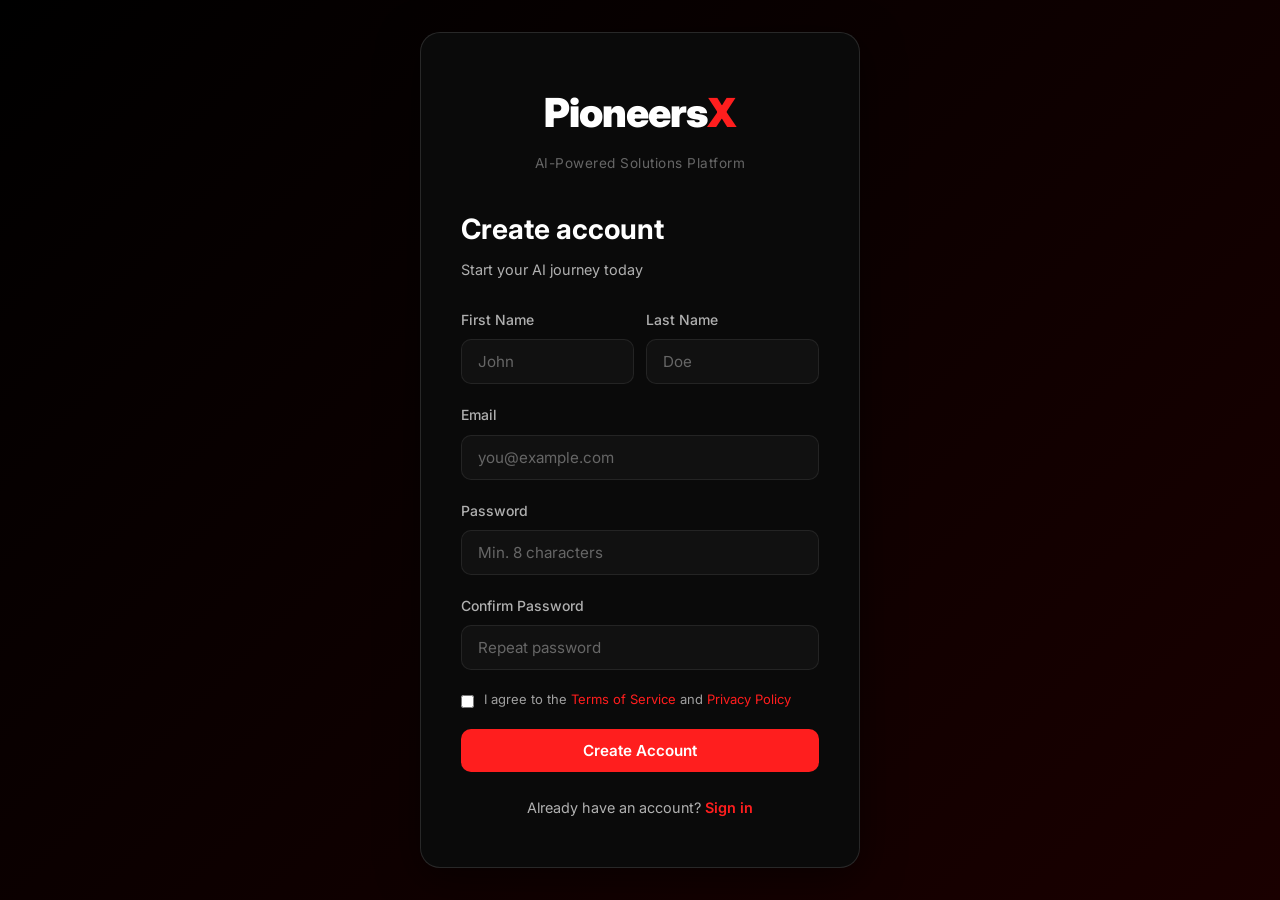
<file: dashboard/register.html>
<!DOCTYPE html>
<html lang="en">
<head>
    <meta charset="UTF-8">
    <meta name="viewport" content="width=device-width, initial-scale=1.0">
    <title>Create Account - PioneersX</title>
    
    <link rel="icon" type="image/svg+xml" href="data:image/svg+xml,%3Csvg xmlns='http://www.w3.org/2000/svg' viewBox='0 0 100 100'%3E%3Ctext x='50' y='80' font-family='Arial Black,sans-serif' font-size='90' font-weight='900' text-anchor='middle' fill='%23ff1e1e'%3EX%3C/text%3E%3C/svg%3E">
    
    <link rel="stylesheet" href="https://cdnjs.cloudflare.com/ajax/libs/font-awesome/6.5.1/css/all.min.css">
    
    <link rel="stylesheet" href="css/dashboard.css">
</head>
<body>
    <div class="auth-page">
        <div class="auth-container">
            <div class="auth-card">
                <div class="auth-header">
                    <div class="auth-logo">Pioneers<span class="x">X</span></div>
                    <p class="auth-tagline">AI-Powered Solutions Platform</p>
                </div>
                
                <div class="auth-title">
                    <h1>Create account</h1>
                    <p>Start your AI journey today</p>
                </div>
                
                <div class="alert" id="alert"></div>
                
                <form id="registerForm">
                    <div class="form-row">
                        <div class="form-group">
                            <label class="form-label">First Name</label>
                            <input type="text" class="form-input" id="firstName" placeholder="John" required>
                        </div>
                        <div class="form-group">
                            <label class="form-label">Last Name</label>
                            <input type="text" class="form-input" id="lastName" placeholder="Doe" required>
                        </div>
                    </div>
                    
                    <div class="form-group">
                        <label class="form-label">Email</label>
                        <input type="email" class="form-input" id="email" placeholder="you@example.com" required>
                    </div>
                    
                    <div class="form-group">
                        <label class="form-label">Password</label>
                        <input type="password" class="form-input" id="password" placeholder="Min. 8 characters" required minlength="8" autocomplete="new-password">
                    </div>
                    
                    <div class="form-group">
                        <label class="form-label">Confirm Password</label>
                        <input type="password" class="form-input" id="confirmPassword" placeholder="Repeat password" required autocomplete="new-password">
                    </div>
                    
                    <div class="form-group" style="display: flex; align-items: flex-start; gap: 10px; margin-top: 10px;">
                        <input type="checkbox" id="terms" required style="margin-top: 5px; accent-color: #ff1e1e;">
                        <label for="terms" style="font-size: 13px; color: #a0a0a0; line-height: 1.4;">
                            I agree to the <a href="../terms.html" style="color: #ff1e1e; text-decoration: none;">Terms of Service</a> and <a href="../privacy.html" style="color: #ff1e1e; text-decoration: none;">Privacy Policy</a>
                        </label>
                    </div>
                    
                    <button type="submit" class="btn btn-primary btn-block" id="submitBtn">Create Account</button>
                </form>
                
                <div class="auth-footer">
                    Already have an account? <a href="index.html">Sign in</a>
                </div>
            </div>
        </div>
    </div>
    
    <script src="js/api.js"></script>
    
    <script>
        // Check if already logged in
        if (API.isLoggedIn()) {
            window.location.href = 'dashboard.html';
        }
        
        // Show/Hide Alert function
        function showAlert(message, type = 'error') {
            const alert = document.getElementById('alert');
            alert.className = `alert alert-${type} show`;
            alert.innerHTML = `<i class="fas fa-${type === 'error' ? 'exclamation-circle' : 'check-circle'}"></i> ${message}`;
        }
        
        // Form Submission Logic
        document.getElementById('registerForm').addEventListener('submit', async (e) => {
            e.preventDefault();
            
            const btn = document.getElementById('submitBtn');
            const password = document.getElementById('password').value;
            const confirmPassword = document.getElementById('confirmPassword').value;
            
            // Basic Frontend Validation
            if (password !== confirmPassword) { 
                showAlert('Passwords do not match'); 
                return; 
            }
            if (password.length < 8) { 
                showAlert('Password must be at least 8 characters'); 
                return; 
            }
            
            // Set Loading State
            btn.disabled = true;
            btn.innerHTML = '<span class="spinner"></span> Creating account...';
            
            try {
                // Call API with all 5 required fields
                const result = await API.register({
                    firstName: document.getElementById('firstName').value,
                    lastName: document.getElementById('lastName').value,
                    email: document.getElementById('email').value,
                    password: password,
                    confirmPassword: confirmPassword // FIXED: Now sending to API
                });
                
                if (result.success) {
                    showAlert('Account created! Redirecting...', 'success');
                    setTimeout(() => window.location.href = 'dashboard.html', 1000);
                } else {
                    // Show specific error from server
                    showAlert(result.message || 'Registration failed');
                    btn.disabled = false;
                    btn.innerHTML = 'Create Account';
                }
            } catch (err) {
                console.error("Critical Register Error:", err);
                showAlert("A connection error occurred. Check console (F12).");
                btn.disabled = false;
                btn.innerHTML = 'Create Account';
            }
        });
    </script>
</body>
</html>
</file>
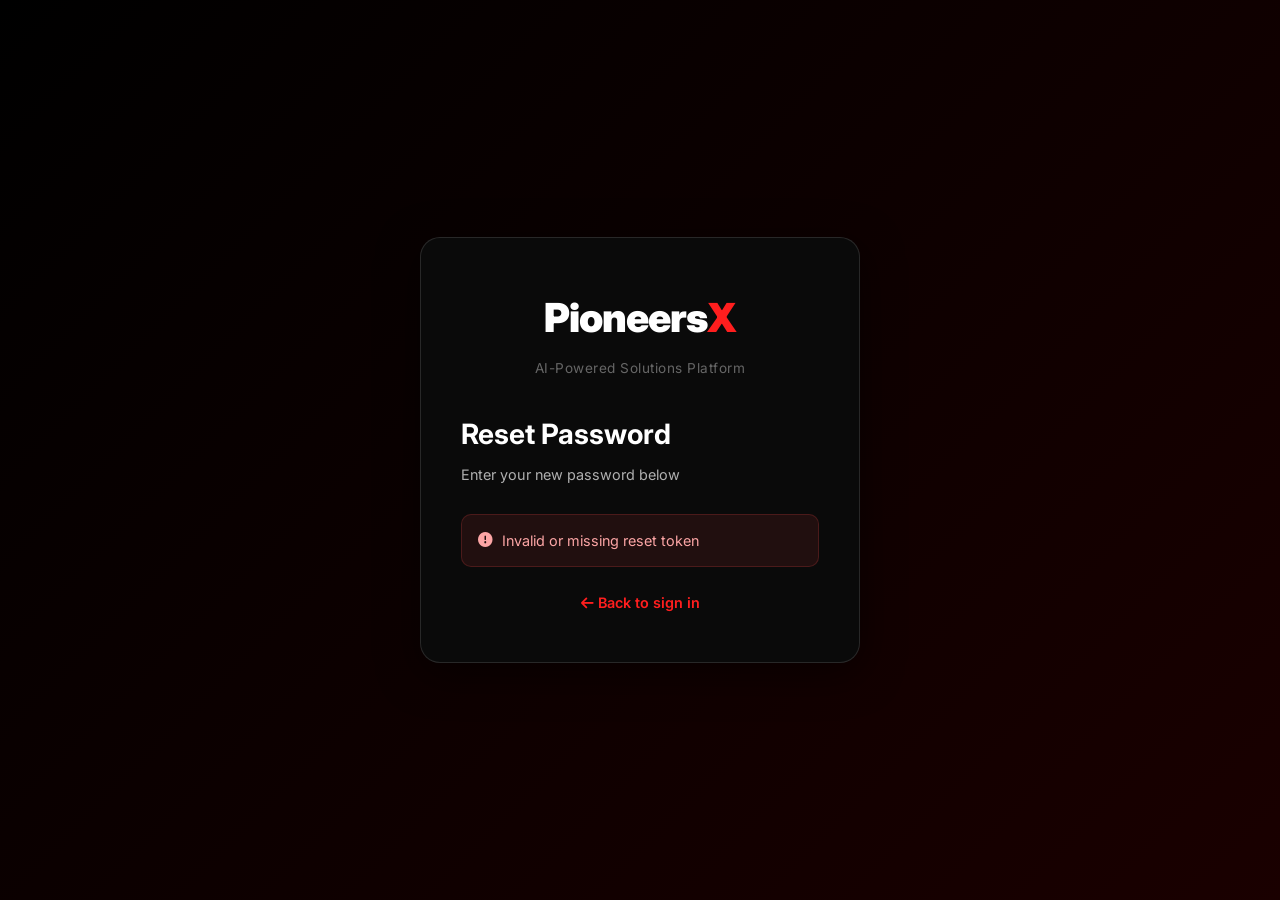
<file: dashboard/reset-password.html>
<!DOCTYPE html>
<html lang="en">
<head>
    <meta charset="UTF-8">
    <meta name="viewport" content="width=device-width, initial-scale=1.0">
    <title>Reset Password - PioneersX</title>
    <link rel="icon" type="image/svg+xml" href="data:image/svg+xml,%3Csvg xmlns='http://www.w3.org/2000/svg' viewBox='0 0 100 100'%3E%3Ctext x='50' y='80' font-family='Arial Black,sans-serif' font-size='90' font-weight='900' text-anchor='middle' fill='%23ff1e1e'%3EX%3C/text%3E%3C/svg%3E">
    <link rel="stylesheet" href="https://cdnjs.cloudflare.com/ajax/libs/font-awesome/6.5.1/css/all.min.css">
    <link rel="stylesheet" href="css/dashboard.css">
</head>
<body>
    <div class="auth-page">
        <div class="auth-container">
            <div class="auth-card">
                <div class="auth-header">
                    <div class="auth-logo">Pioneers<span class="x">X</span></div>
                    <p class="auth-tagline">AI-Powered Solutions Platform</p>
                </div>
                
                <div class="auth-title">
                    <h1>Reset Password</h1>
                    <p>Enter your new password below</p>
                </div>
                
                <div class="alert" id="alert"></div>
                
                <form id="resetForm">
                    <div class="form-group">
                        <label class="form-label">New Password</label>
                        <div class="input-wrapper">
                            <input type="password" class="form-input" id="password" placeholder="••••••••" required minlength="8">
                            <span class="input-icon" onclick="togglePassword('password')">
                                <i class="fas fa-eye" id="eyeIcon1"></i>
                            </span>
                        </div>
                    </div>
                    
                    <div class="form-group">
                        <label class="form-label">Confirm Password</label>
                        <div class="input-wrapper">
                            <input type="password" class="form-input" id="confirmPassword" placeholder="••••••••" required minlength="8">
                            <span class="input-icon" onclick="togglePassword('confirmPassword')">
                                <i class="fas fa-eye" id="eyeIcon2"></i>
                            </span>
                        </div>
                    </div>
                    
                    <button type="submit" class="btn btn-primary btn-block" id="submitBtn">Reset Password</button>
                </form>
                
                <div class="auth-footer">
                    <a href="index.html"><i class="fas fa-arrow-left"></i> Back to sign in</a>
                </div>
            </div>
        </div>
    </div>
    
    <script src="js/api.js"></script>
    <script>
        // Get token from URL
        const urlParams = new URLSearchParams(window.location.search);
        const token = urlParams.get('token');
        
        // If no token, show error
        if (!token) {
            showAlert('Invalid or missing reset token', 'error');
            document.getElementById('resetForm').style.display = 'none';
        }
        
        function showAlert(message, type = 'error') {
            const alert = document.getElementById('alert');
            alert.className = `alert alert-${type} show`;
            alert.innerHTML = `<i class="fas fa-${type === 'error' ? 'exclamation-circle' : 'check-circle'}"></i> ${message}`;
        }
        
        function togglePassword(fieldId) {
            const input = document.getElementById(fieldId);
            const icon = fieldId === 'password' ? document.getElementById('eyeIcon1') : document.getElementById('eyeIcon2');
            
            if (input.type === 'password') {
                input.type = 'text';
                icon.classList.replace('fa-eye', 'fa-eye-slash');
            } else {
                input.type = 'password';
                icon.classList.replace('fa-eye-slash', 'fa-eye');
            }
        }
        
        document.getElementById('resetForm').addEventListener('submit', async (e) => {
            e.preventDefault();
            
            const password = document.getElementById('password').value;
            const confirmPassword = document.getElementById('confirmPassword').value;
            
            // Validate passwords match
            if (password !== confirmPassword) {
                showAlert('Passwords do not match', 'error');
                return;
            }
            
            // Validate password length
            if (password.length < 8) {
                showAlert('Password must be at least 8 characters', 'error');
                return;
            }
            
            const btn = document.getElementById('submitBtn');
            btn.disabled = true;
            btn.innerHTML = '<span class="spinner"></span> Resetting...';
            
            try {
                const result = await API.resetPassword(token, password);
                
                if (result.success) {
                    showAlert('Password reset successful! Redirecting to login...', 'success');
                    setTimeout(() => window.location.href = 'index.html', 2000);
                } else {
                    showAlert(result.message || 'Failed to reset password. Link may be expired.', 'error');
                    btn.disabled = false;
                    btn.innerHTML = 'Reset Password';
                }
            } catch (error) {
                showAlert('Network error. Please try again.', 'error');
                btn.disabled = false;
                btn.innerHTML = 'Reset Password';
            }
        });
    </script>
</body>
</html>
</file>
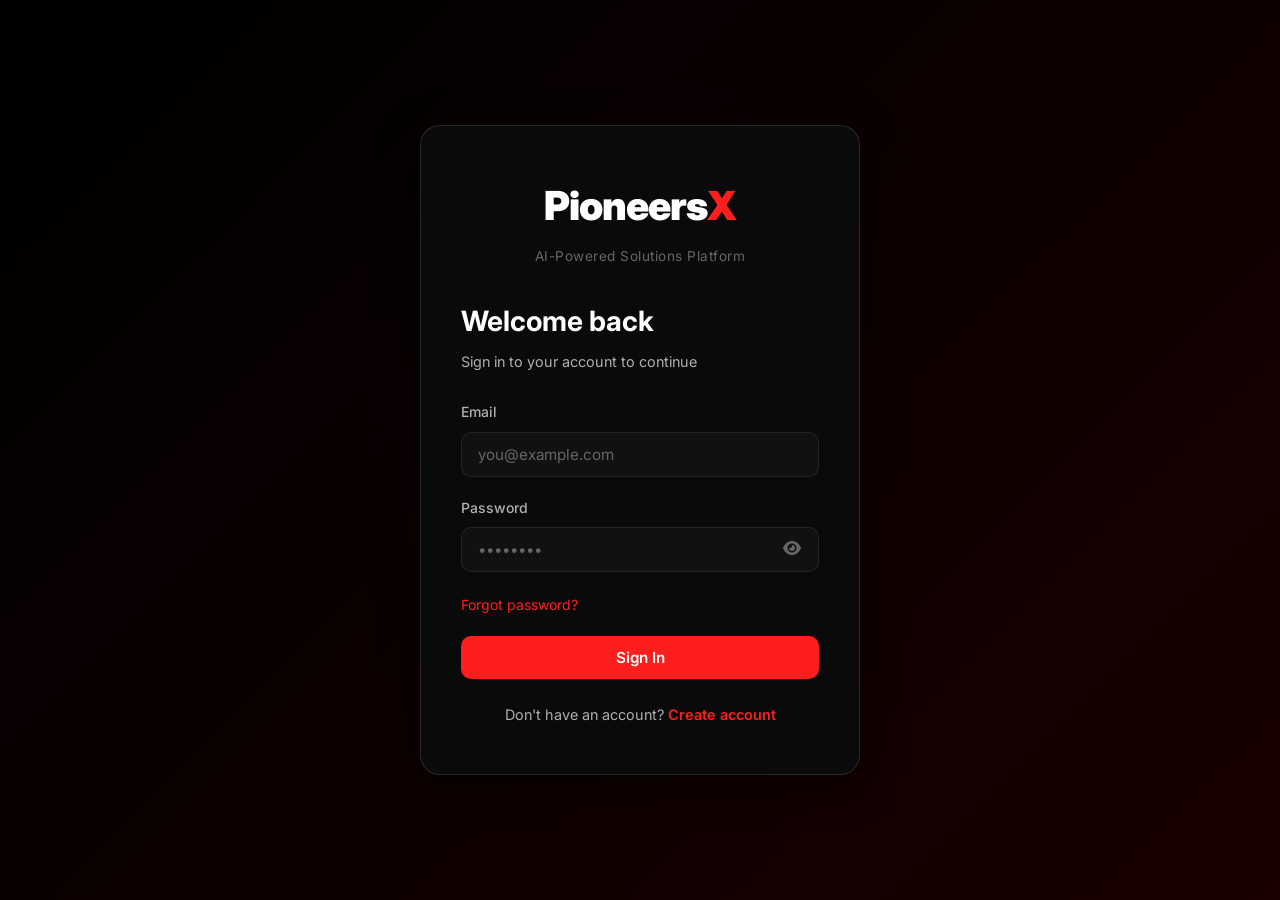
<file: dashboard/settings.html>
<!DOCTYPE html>
<html lang="en">
<head>
    <meta charset="UTF-8">
    <meta name="viewport" content="width=device-width, initial-scale=1.0">
    <title>Settings - PioneersX</title>
    <link rel="icon" type="image/svg+xml" href="data:image/svg+xml,%3Csvg xmlns='http://www.w3.org/2000/svg' viewBox='0 0 100 100'%3E%3Ctext x='50' y='80' font-family='Arial Black,sans-serif' font-size='90' font-weight='900' text-anchor='middle' fill='%23ff1e1e'%3EX%3C/text%3E%3C/svg%3E">
    <link rel="stylesheet" href="https://cdnjs.cloudflare.com/ajax/libs/font-awesome/6.5.1/css/all.min.css">
    <link rel="stylesheet" href="css/dashboard.css">
    <style>
        .settings-card {
            background: var(--bg-secondary);
            border: 1px solid var(--border);
            border-radius: var(--radius-lg);
            overflow: hidden;
            margin-bottom: 24px;
        }
        .settings-card-header {
            padding: 18px 22px;
            border-bottom: 1px solid var(--border);
            display: flex;
            align-items: center;
            gap: 12px;
        }
        .settings-card-header i {
            color: var(--primary);
            font-size: 1.1rem;
        }
        .settings-card-header h3 {
            font-size: 1rem;
            font-weight: 600;
        }
        .settings-item {
            display: flex;
            align-items: center;
            justify-content: space-between;
            padding: 20px 22px;
            border-bottom: 1px solid var(--border);
        }
        .settings-item:last-child {
            border-bottom: none;
        }
        .settings-item-info h4 {
            font-size: 0.95rem;
            font-weight: 500;
            margin-bottom: 4px;
        }
        .settings-item-info p {
            font-size: 0.85rem;
            color: var(--text-muted);
        }
        .settings-select {
            padding: 10px 16px;
            background: var(--bg-tertiary);
            border: 1px solid var(--border);
            border-radius: var(--radius-md);
            color: var(--text-primary);
            font-family: inherit;
            font-size: 0.9rem;
            cursor: pointer;
            min-width: 150px;
        }
        .settings-select:focus {
            outline: none;
            border-color: var(--primary);
        }
        .toggle {
            position: relative;
            width: 50px;
            height: 26px;
        }
        .toggle input {
            opacity: 0;
            width: 0;
            height: 0;
        }
        .toggle-slider {
            position: absolute;
            cursor: pointer;
            inset: 0;
            background: var(--bg-active);
            border-radius: var(--radius-full);
            transition: var(--transition-fast);
        }
        .toggle-slider::before {
            content: '';
            position: absolute;
            height: 20px;
            width: 20px;
            left: 3px;
            bottom: 3px;
            background: white;
            border-radius: var(--radius-full);
            transition: var(--transition-fast);
        }
        .toggle input:checked + .toggle-slider {
            background: var(--primary);
        }
        .toggle input:checked + .toggle-slider::before {
            transform: translateX(24px);
        }
        .danger-zone {
            background: rgba(239, 68, 68, 0.05);
            border: 1px solid rgba(239, 68, 68, 0.2);
        }
        .danger-zone .settings-card-header {
            border-bottom-color: rgba(239, 68, 68, 0.2);
        }
        .danger-zone .settings-card-header i {
            color: var(--error);
        }
        .btn-danger {
            background: var(--error);
            color: white;
        }
        .btn-danger:hover {
            background: #dc2626;
        }
    </style>
</head>
<body>
    <div class="overlay" id="overlay" onclick="closeSidebar()"></div>
    
    <!-- Logout Modal -->
    <div class="modal-overlay" id="logoutModal">
        <div class="modal-content">
            <div class="modal-icon">
                <i class="fas fa-sign-out-alt"></i>
            </div>
            <h2 class="modal-title">Logout</h2>
            <p class="modal-text">Are you sure you want to logout from your account?</p>
            <div class="modal-actions">
                <button class="btn btn-secondary btn-block" onclick="closeModal()">Cancel</button>
                <button class="btn btn-primary btn-block" onclick="confirmLogout()">Logout</button>
            </div>
        </div>
    </div>
    
    <!-- Notification Dropdown -->
    <div class="notification-dropdown" id="notificationDropdown">
        <div class="notification-header">Notifications</div>
        <div class="notification-body">
            <div class="notification-empty">
                <i class="fas fa-bell-slash"></i>
                <p>No new notifications</p>
            </div>
        </div>
    </div>
    
    <div class="app">
        <aside class="sidebar" id="sidebar">
            <div class="sidebar-header">
                <div class="sidebar-brand">
                    <span class="brand-text">Pioneers<span class="x">X</span></span>
                </div>
                <button class="sidebar-close" onclick="closeSidebar()"><i class="fas fa-times"></i></button>
            </div>
            
            <nav class="sidebar-nav">
                <div class="nav-group">
                    <div class="nav-group-title">Menu</div>
                    <a href="dashboard.html" class="nav-item">
                        <i class="fas fa-home"></i>
                        <span>Dashboard</span>
                    </a>
                    <a href="subscription.html" class="nav-item">
                        <i class="fas fa-crown"></i>
                        <span>Subscription</span>
                        <span class="nav-badge">PRO</span>
                    </a>
                </div>
                <div class="nav-group">
                    <div class="nav-group-title">Products</div>
                    <a href="../assistx/index.html" class="nav-item" target="_blank">
                        <i class="fas fa-robot"></i>
                        <span>AssistX</span>
                    </a>
                    <a href="../analyticsx/index.html" class="nav-item" target="_blank">
                        <i class="fas fa-chart-line"></i>
                        <span>AnalyticsX</span>
                    </a>
                </div>
                <div class="nav-group">
                    <div class="nav-group-title">Account</div>
                    <a href="profile.html" class="nav-item">
                        <i class="fas fa-user"></i>
                        <span>Profile</span>
                    </a>
                    <a href="settings.html" class="nav-item active">
                        <i class="fas fa-cog"></i>
                        <span>Settings</span>
                    </a>
                    <a href="../index.html" class="nav-item" target="_blank">
                        <i class="fas fa-external-link-alt"></i>
                        <span>Main Website</span>
                    </a>
                </div>
            </nav>
            
            <div class="sidebar-footer">
                <div class="user-menu" onclick="showLogoutModal()">
                    <div class="user-avatar" id="userAvatar">U</div>
                    <div class="user-details">
                        <div class="user-name" id="userName">User</div>
                        <div class="user-email" id="userEmail">user@email.com</div>
                    </div>
                    <i class="fas fa-sign-out-alt user-menu-icon"></i>
                </div>
            </div>
        </aside>
        
        <main class="main">
            <header class="header">
                <div class="header-left">
                    <button class="menu-toggle" onclick="openSidebar()">
                        <i class="fas fa-bars"></i>
                    </button>
                    <h1 class="page-title">Settings</h1>
                </div>
                <div class="header-right">
                    <button class="header-btn" onclick="toggleNotifications()" title="Notifications">
                        <i class="fas fa-bell"></i>
                    </button>
                    <a id="support-email-link" href="mailto:support@pioneersx.store" class="header-btn" title="Help & Support">
                        <i class="fas fa-question-circle"></i>
                    </a>
                </div>
            </header>
            
            <div class="content">
                <div class="settings-card">
                    <div class="settings-card-header">
                        <i class="fas fa-globe"></i>
                        <h3>Language & Region</h3>
                    </div>
                    <div class="settings-item">
                        <div class="settings-item-info">
                            <h4>Dashboard Language</h4>
                            <p>Choose your preferred language</p>
                        </div>
                        <select class="settings-select">
                            <option value="en">English</option>
                            <option value="ar">العربية</option>
                            <option value="fr">Français</option>
                            <option value="es">Español</option>
                        </select>
                    </div>
                    <div class="settings-item">
                        <div class="settings-item-info">
                            <h4>Time Zone</h4>
                            <p>Your current time zone</p>
                        </div>
                        <select class="settings-select">
                            <option value="utc">UTC</option>
                            <option value="est">EST</option>
                            <option value="pst">PST</option>
                            <option value="gmt">GMT</option>
                        </select>
                    </div>
                </div>
                
                <div class="settings-card">
                    <div class="settings-card-header">
                        <i class="fas fa-bell"></i>
                        <h3>Notifications</h3>
                    </div>
                    <div class="settings-item">
                        <div class="settings-item-info">
                            <h4>Email Notifications</h4>
                            <p>Receive updates about your account</p>
                        </div>
                        <label class="toggle"><input type="checkbox" checked><span class="toggle-slider"></span></label>
                    </div>
                    <div class="settings-item">
                        <div class="settings-item-info">
                            <h4>Subscription Reminders</h4>
                            <p>Get notified before subscription renews</p>
                        </div>
                        <label class="toggle"><input type="checkbox" checked><span class="toggle-slider"></span></label>
                    </div>
                    <div class="settings-item">
                        <div class="settings-item-info">
                            <h4>Product Updates</h4>
                            <p>Learn about new features</p>
                        </div>
                        <label class="toggle"><input type="checkbox" checked><span class="toggle-slider"></span></label>
                    </div>
                    <div class="settings-item">
                        <div class="settings-item-info">
                            <h4>Marketing Emails</h4>
                            <p>Receive promotional content</p>
                        </div>
                        <label class="toggle"><input type="checkbox"><span class="toggle-slider"></span></label>
                    </div>
                </div>
                
                <div class="settings-card">
                    <div class="settings-card-header">
                        <i class="fas fa-palette"></i>
                        <h3>Appearance</h3>
                    </div>
                    <div class="settings-item">
                        <div class="settings-item-info">
                            <h4>Dark Mode</h4>
                            <p>Use dark theme (default)</p>
                        </div>
                        <label class="toggle"><input type="checkbox" checked disabled><span class="toggle-slider"></span></label>
                    </div>
                    <div class="settings-item">
                        <div class="settings-item-info">
                            <h4>Compact Mode</h4>
                            <p>Reduce spacing for more content</p>
                        </div>
                        <label class="toggle"><input type="checkbox"><span class="toggle-slider"></span></label>
                    </div>
                </div>
                
                <div class="settings-card">
                    <div class="settings-card-header">
                        <i class="fas fa-shield-alt"></i>
                        <h3>Privacy & Security</h3>
                    </div>
                    <div class="settings-item">
                        <div class="settings-item-info">
                            <h4>Two-Factor Authentication</h4>
                            <p>Add an extra layer of security</p>
                        </div>
                        <button class="btn btn-secondary btn-sm">Enable</button>
                    </div>
                    <div class="settings-item">
                        <div class="settings-item-info">
                            <h4>Active Sessions</h4>
                            <p>Manage your login sessions</p>
                        </div>
                        <button class="btn btn-secondary btn-sm">View</button>
                    </div>
                    <div class="settings-item">
                        <div class="settings-item-info">
                            <h4>Download Your Data</h4>
                            <p>Export your account information</p>
                        </div>
                        <button class="btn btn-secondary btn-sm">Download</button>
                    </div>
                </div>
                
                <div class="settings-card danger-zone">
                    <div class="settings-card-header">
                        <i class="fas fa-exclamation-triangle"></i>
                        <h3>Danger Zone</h3>
                    </div>
                    <div class="settings-item">
                        <div class="settings-item-info">
                            <h4>Delete Account</h4>
                            <p>Permanently delete your account and all data</p>
                        </div>
                        <button class="btn btn-danger btn-sm">Delete Account</button>
                    </div>
                </div>
            </div>
        </main>
    </div>
    
    <script src="../config.js"></script>
    <script src="js/api.js"></script>
    <script>
        // Wire support email from config
        if (typeof BRAND !== 'undefined') {
            document.getElementById('support-email-link').href = 'mailto:' + BRAND.email;
        }

        if (!API.isLoggedIn()) {
            window.location.href = 'index.html';
        }
        
        function loadUserData() {
            const userStr = localStorage.getItem('user');
            if (!userStr) return;
            const user = JSON.parse(userStr);
            const firstName = user.firstName || 'User';
            const lastName = user.lastName || '';
            const capitalizedFirst = firstName.charAt(0).toUpperCase() + firstName.slice(1);
            const capitalizedLast = lastName ? lastName.charAt(0).toUpperCase() + lastName.slice(1) : '';
            const fullName = `${capitalizedFirst} ${capitalizedLast}`.trim();
            document.getElementById('userName').textContent = fullName;
            document.getElementById('userEmail').textContent = user.email || '';
            document.getElementById('userAvatar').textContent = capitalizedFirst.charAt(0);
        }
        
        function openSidebar() {
            document.getElementById('sidebar').classList.add('open');
            document.getElementById('overlay').classList.add('show');
        }
        function closeSidebar() {
            document.getElementById('sidebar').classList.remove('open');
            document.getElementById('overlay').classList.remove('show');
        }
        function showLogoutModal() {
            document.getElementById('logoutModal').classList.add('show');
        }
        function closeModal() {
            document.getElementById('logoutModal').classList.remove('show');
        }
        function confirmLogout() {
            API.logout();
            window.location.href = 'index.html';
        }
        function toggleNotifications() {
            const dropdown = document.getElementById('notificationDropdown');
            dropdown.classList.toggle('show');
            if (dropdown.classList.contains('show')) {
                setTimeout(() => {
                    document.addEventListener('click', closeNotificationsOutside);
                }, 100);
            }
        }
        function closeNotificationsOutside(e) {
            const dropdown = document.getElementById('notificationDropdown');
            if (!dropdown.contains(e.target) && !e.target.closest('.header-btn')) {
                dropdown.classList.remove('show');
                document.removeEventListener('click', closeNotificationsOutside);
            }
        }
        
        loadUserData();
    </script>
</body>
</html>
</file>
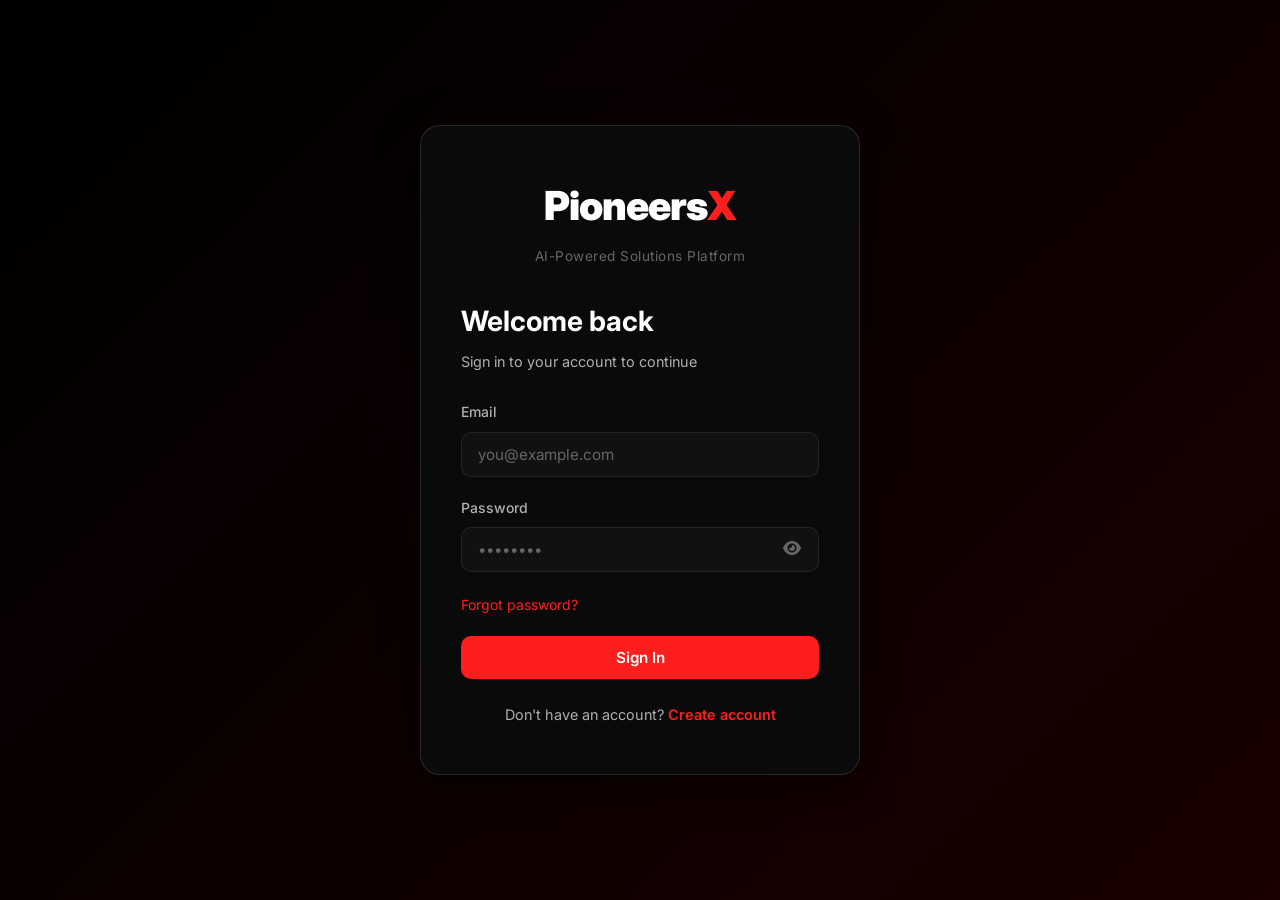
<file: dashboard/subscription.html>
<!DOCTYPE html>
<html lang="en">
<head>
    <meta charset="UTF-8">
    <meta name="viewport" content="width=device-width, initial-scale=1.0">
    <title>Subscription - PioneersX</title>
    <link rel="icon" type="image/svg+xml" href="data:image/svg+xml,%3Csvg xmlns='http://www.w3.org/2000/svg' viewBox='0 0 100 100'%3E%3Ctext x='50' y='80' font-family='Arial Black,sans-serif' font-size='90' font-weight='900' text-anchor='middle' fill='%23ff1e1e'%3EX%3C/text%3E%3C/svg%3E">
    <link rel="stylesheet" href="https://cdnjs.cloudflare.com/ajax/libs/font-awesome/6.5.1/css/all.min.css">
    <link rel="stylesheet" href="css/dashboard.css">
    <style>
        .pricing-header { text-align: center; margin-bottom: 40px; }
        .pricing-title { font-size: 2rem; font-weight: 700; margin-bottom: 12px; }
        .pricing-subtitle { color: var(--text-secondary); font-size: 1rem; margin-bottom: 32px; }
        .product-selector { display: inline-flex; background: var(--bg-tertiary); border: 1px solid var(--border); border-radius: var(--radius-lg); padding: 6px; margin-bottom: 24px; }
        .product-btn { padding: 12px 32px; border: none; background: transparent; color: var(--text-secondary); font-family: inherit; font-size: 0.95rem; font-weight: 600; border-radius: var(--radius-md); cursor: pointer; transition: all var(--transition-fast); display: flex; align-items: center; gap: 8px; }
        .product-btn.active { background: var(--primary); color: white; }
        .billing-toggle { display: inline-flex; background: var(--bg-tertiary); border: 1px solid var(--border); border-radius: var(--radius-lg); padding: 6px; }
        .billing-btn { padding: 10px 28px; border: none; background: transparent; color: var(--text-secondary); font-family: inherit; font-size: 0.9rem; font-weight: 500; border-radius: var(--radius-md); cursor: pointer; transition: all var(--transition-fast); }
        .billing-btn.active { background: var(--primary); color: white; }
        .save-badge { background: var(--success); color: white; font-size: 0.65rem; padding: 3px 8px; border-radius: var(--radius-sm); margin-left: 6px; font-weight: 600; }
        .pricing-grid { display: grid; grid-template-columns: repeat(3, 1fr); gap: 24px; margin-top: 32px; }
        .pricing-card { background: var(--bg-secondary); border: 2px solid var(--border); border-radius: var(--radius-xl); padding: 32px; text-align: center; position: relative; transition: all var(--transition-normal); }
        .pricing-card:hover { transform: translateY(-8px); box-shadow: var(--shadow-lg); border-color: var(--border-light); }
        .pricing-card.popular { border-color: var(--primary); box-shadow: 0 0 40px rgba(255, 30, 30, 0.3); }
        .pricing-card.popular::before { content: 'MOST POPULAR'; position: absolute; top: -14px; left: 50%; transform: translateX(-50%); background: linear-gradient(135deg, var(--primary), #ff6b6b); color: white; font-size: 0.65rem; font-weight: 700; padding: 6px 20px; border-radius: var(--radius-full); letter-spacing: 0.5px; }
        .pricing-name { font-size: 1.3rem; font-weight: 700; margin-bottom: 8px; }
        .pricing-desc { font-size: 0.85rem; color: var(--text-muted); margin-bottom: 24px; min-height: 40px; }
        .pricing-price-wrapper { margin-bottom: 28px; }
        .pricing-price { display: flex; align-items: baseline; justify-content: center; gap: 2px; margin-bottom: 4px; }
        .pricing-features { list-style: none; margin-bottom: 32px; text-align: left; }
        .pricing-features li { padding: 12px 0; font-size: 0.9rem; color: var(--text-secondary); display: flex; align-items: center; gap: 12px; border-bottom: 1px solid var(--border); }
        .pricing-features li:last-child { border-bottom: none; }
        .pricing-features li i { color: var(--success); width: 18px; flex-shrink: 0; }
        @media (max-width: 1024px) { .pricing-grid { grid-template-columns: 1fr; } }
    </style>
</head>
<body>
    <div class="overlay" id="overlay" onclick="closeSidebar()"></div>
    
    <div class="modal-overlay" id="logoutModal">
        <div class="modal-content">
            <div class="modal-icon"><i class="fas fa-sign-out-alt"></i></div>
            <h2 class="modal-title">Logout</h2>
            <p class="modal-text">Are you sure you want to logout from your account?</p>
            <div class="modal-actions">
                <button class="btn btn-secondary btn-block" onclick="closeModal()">Cancel</button>
                <button class="btn btn-primary btn-block" onclick="confirmLogout()">Logout</button>
            </div>
        </div>
    </div>
    
    <div class="notification-dropdown" id="notificationDropdown">
        <div class="notification-header">Notifications</div>
        <div class="notification-body">
            <div class="notification-empty">
                <i class="fas fa-bell-slash"></i>
                <p>No new notifications</p>
            </div>
        </div>
    </div>
    
    <div class="app">
        <aside class="sidebar" id="sidebar">
            <div class="sidebar-header">
                <div class="sidebar-brand">
                    <span class="brand-text">Pioneers<span class="x">X</span></span>
                </div>
                <button class="sidebar-close" onclick="closeSidebar()"><i class="fas fa-times"></i></button>
            </div>
            <nav class="sidebar-nav">
                <div class="nav-group">
                    <div class="nav-group-title">Menu</div>
                    <a href="dashboard.html" class="nav-item"><i class="fas fa-home"></i><span>Dashboard</span></a>
                    <a href="subscription.html" class="nav-item active"><i class="fas fa-crown"></i><span>Subscription</span><span class="nav-badge">PRO</span></a>
                </div>
                <div class="nav-group">
                    <div class="nav-group-title">Products</div>
                    <a href="../assistx/index.html" class="nav-item" target="_blank"><i class="fas fa-robot"></i><span>AssistX</span></a>
                    <a href="../analyticsx/index.html" class="nav-item" target="_blank"><i class="fas fa-chart-line"></i><span>AnalyticsX</span></a>
                </div>
                <div class="nav-group">
                    <div class="nav-group-title">Account</div>
                    <a href="profile.html" class="nav-item"><i class="fas fa-user"></i><span>Profile</span></a>
                    <a href="settings.html" class="nav-item"><i class="fas fa-cog"></i><span>Settings</span></a>
                    <a href="../index.html" class="nav-item" target="_blank"><i class="fas fa-external-link-alt"></i><span>Main Website</span></a>
                </div>
            </nav>
            <div class="sidebar-footer">
                <div class="user-menu" onclick="showLogoutModal()">
                    <div class="user-avatar" id="userAvatar">U</div>
                    <div class="user-details">
                        <div class="user-name" id="userName">User</div>
                        <div class="user-email" id="userEmail">user@email.com</div>
                    </div>
                    <i class="fas fa-sign-out-alt user-menu-icon"></i>
                </div>
            </div>
        </aside>
        
        <main class="main">
            <header class="header">
                <div class="header-left">
                    <button class="menu-toggle" onclick="openSidebar()"><i class="fas fa-bars"></i></button>
                    <h1 class="page-title">Subscription</h1>
                </div>
                <div class="header-right">
                    <button class="header-btn" onclick="toggleNotifications()" title="Notifications"><i class="fas fa-bell"></i></button>
                    <a id="support-email-link" href="mailto:support@pioneersx.store" class="header-btn" title="Help & Support">
                        <i class="fas fa-question-circle"></i>
                    </a>
                </div>
            </header>
            
            <div class="content">
                <div class="pricing-header">
                    <h1 class="pricing-title">Choose Your Plan</h1>
                    <p class="pricing-subtitle">Select the product and plan that fits your needs</p>
                    <div class="product-selector">
                        <button class="product-btn active" onclick="selectProduct('assistx')"><i class="fas fa-robot"></i> AssistX</button>
                        <button class="product-btn" onclick="selectProduct('analyticsx')"><i class="fas fa-chart-line"></i> AnalyticsX</button>
                    </div>
                    <br>
                    <div class="billing-toggle">
                        <button class="billing-btn active" onclick="selectBilling('monthly')">Monthly</button>
                        <button class="billing-btn" onclick="selectBilling('yearly')">Yearly <span class="save-badge">-20%</span></button>
                    </div>
                </div>
                
                <div class="pricing-grid" id="assistxPlans">
                    <div class="pricing-card">
                        <h3 class="pricing-name">Vort<span class="x">X</span></h3>
                        <p class="pricing-desc">Perfect for individuals</p>
                        <div class="pricing-price-wrapper">
                            <div class="pricing-price"><span class="price-small">$</span><span class="price-big" id="vortx-price">25</span><span class="price-small">/mo</span></div>
                        </div>
                        <ul class="pricing-features">
                            <li><i class="fas fa-check"></i> 5 AI Models</li>
                            <li><i class="fas fa-check"></i> 1,000 messages/month</li>
                            <li><i class="fas fa-check"></i> Basic Support</li>
                            <li><i class="fas fa-check"></i> Web Access</li>
                        </ul>
                        <button class="btn btn-primary btn-block" onclick="subscribe('assistx', 'vortx')">Subscribe Now</button>
                    </div>
                    <div class="pricing-card popular">
                        <h3 class="pricing-name">Quant<span class="x">X</span></h3>
                        <p class="pricing-desc">Best for professionals</p>
                        <div class="pricing-price-wrapper">
                            <div class="pricing-price"><span class="price-small">$</span><span class="price-big" id="quantx-price">50</span><span class="price-small">/mo</span></div>
                        </div>
                        <ul class="pricing-features">
                            <li><i class="fas fa-check"></i> 10 AI Models</li>
                            <li><i class="fas fa-check"></i> 5,000 messages/month</li>
                            <li><i class="fas fa-check"></i> Priority Support</li>
                            <li><i class="fas fa-check"></i> API Access</li>
                            <li><i class="fas fa-check"></i> Custom Prompts</li>
                        </ul>
                        <button class="btn btn-primary btn-block" onclick="subscribe('assistx', 'quantx')">Subscribe Now</button>
                    </div>
                    <div class="pricing-card">
                        <h3 class="pricing-name">Infin<span class="x">X</span></h3>
                        <p class="pricing-desc">For power users</p>
                        <div class="pricing-price-wrapper">
                            <div class="pricing-price"><span class="price-small">$</span><span class="price-big" id="infinx-price">99</span><span class="price-small">/mo</span></div>
                        </div>
                        <ul class="pricing-features">
                            <li><i class="fas fa-check"></i> All 15+ AI Models</li>
                            <li><i class="fas fa-check"></i> Unlimited Messages</li>
                            <li><i class="fas fa-check"></i> 24/7 VIP Support</li>
                            <li><i class="fas fa-check"></i> Full API Access</li>
                            <li><i class="fas fa-check"></i> Team Collaboration</li>
                        </ul>
                        <button class="btn btn-primary btn-block" onclick="subscribe('assistx', 'infinx')">Subscribe Now</button>
                    </div>
                </div>
                
                <div class="pricing-grid" id="analyticsxPlans" style="display: none;">
                    <div class="pricing-card">
                        <h3 class="pricing-name">Starter</h3>
                        <p class="pricing-desc">For small businesses</p>
                        <div class="pricing-price-wrapper">
                            <div class="pricing-price"><span class="price-small">$</span><span class="price-big" id="starter-price">149</span><span class="price-small">/mo</span></div>
                        </div>
                        <ul class="pricing-features">
                            <li><i class="fas fa-check"></i> 5 Dashboards</li>
                            <li><i class="fas fa-check"></i> 10,000 data points/month</li>
                            <li><i class="fas fa-check"></i> Basic Analytics</li>
                            <li><i class="fas fa-check"></i> Email Reports</li>
                        </ul>
                        <button class="btn btn-primary btn-block" onclick="subscribe('analyticsx', 'starter')">Subscribe Now</button>
                    </div>
                    <div class="pricing-card popular">
                        <h3 class="pricing-name">Professional</h3>
                        <p class="pricing-desc">For growing teams</p>
                        <div class="pricing-price-wrapper">
                            <div class="pricing-price"><span class="price-small">$</span><span class="price-big" id="pro-price">299</span><span class="price-small">/mo</span></div>
                        </div>
                        <ul class="pricing-features">
                            <li><i class="fas fa-check"></i> Unlimited Dashboards</li>
                            <li><i class="fas fa-check"></i> 100,000 data points/month</li>
                            <li><i class="fas fa-check"></i> AI-Powered Insights</li>
                            <li><i class="fas fa-check"></i> API Access</li>
                            <li><i class="fas fa-check"></i> Custom Reports</li>
                        </ul>
                        <button class="btn btn-primary btn-block" onclick="subscribe('analyticsx', 'professional')">Subscribe Now</button>
                    </div>
                    <div class="pricing-card">
                        <h3 class="pricing-name">Enterprise</h3>
                        <p class="pricing-desc">For large organizations</p>
                        <div class="pricing-price-wrapper">
                            <div class="pricing-price"><span class="price-small">$</span><span class="price-big" id="enterprise-price">599</span><span class="price-small">/mo</span></div>
                        </div>
                        <ul class="pricing-features">
                            <li><i class="fas fa-check"></i> Unlimited Everything</li>
                            <li><i class="fas fa-check"></i> Unlimited Data Points</li>
                            <li><i class="fas fa-check"></i> Advanced Predictions</li>
                            <li><i class="fas fa-check"></i> Dedicated Support</li>
                            <li><i class="fas fa-check"></i> Custom Integrations</li>
                        </ul>
                        <button class="btn btn-primary btn-block" onclick="subscribe('analyticsx', 'enterprise')">Subscribe Now</button>
                    </div>
                </div>
            </div>
        </main>
    </div>
    
    <script src="../config.js"></script>
    <script src="js/api.js"></script>
    <script>
        // Wire support email from config
        if (typeof BRAND !== 'undefined') {
            document.getElementById('support-email-link').href = 'mailto:' + BRAND.email;
        }

        if (!API.isLoggedIn()) {
            window.location.href = 'index.html';
        }
        
        function loadUserData() {
            const userStr = localStorage.getItem('user');
            if (!userStr) return;
            const user = JSON.parse(userStr);
            const firstName = user.firstName || 'User';
            const lastName = user.lastName || '';
            const capitalizedFirst = firstName.charAt(0).toUpperCase() + firstName.slice(1);
            const capitalizedLast = lastName ? lastName.charAt(0).toUpperCase() + lastName.slice(1) : '';
            const fullName = `${capitalizedFirst} ${capitalizedLast}`.trim();
            document.getElementById('userName').textContent = fullName;
            document.getElementById('userEmail').textContent = user.email || '';
            document.getElementById('userAvatar').textContent = capitalizedFirst.charAt(0);
        }
        
        async function subscribe(product, plan) {
            const btn = event.target;
            const originalText = btn.innerHTML;
            btn.disabled = true;
            btn.innerHTML = '<span class="spinner"></span> Processing...';
            try {
                const result = await API.createPaymentOrder(product, plan, currentBilling);
                if (result.success && result.data.approvalUrl) {
                    window.location.href = result.data.approvalUrl;
                } else {
                    alert(result.message || 'Failed to create payment order. Please try again.');
                    btn.disabled = false;
                    btn.innerHTML = originalText;
                }
            } catch (error) {
                console.error('Subscription error:', error);
                alert('An error occurred. Please try again.');
                btn.disabled = false;
                btn.innerHTML = originalText;
            }
        }
        
        function selectProduct(product) {
            const buttons = document.querySelectorAll('.product-btn');
            buttons.forEach(btn => btn.classList.remove('active'));
            event.target.closest('.product-btn').classList.add('active');
            if (product === 'assistx') {
                document.getElementById('assistxPlans').style.display = 'grid';
                document.getElementById('analyticsxPlans').style.display = 'none';
            } else {
                document.getElementById('assistxPlans').style.display = 'none';
                document.getElementById('analyticsxPlans').style.display = 'grid';
            }
        }
        
        let currentBilling = 'monthly';
        const prices = {
            assistx: {
                monthly: { vortx: 25, quantx: 50, infinx: 99 },
                yearly:  { vortx: 20, quantx: 40, infinx: 79 }
            },
            analyticsx: {
                monthly: { starter: 149, pro: 299, enterprise: 599 },
                yearly:  { starter: 119, pro: 239, enterprise: 479 }
            }
        };
        
        function selectBilling(billing) {
            currentBilling = billing;
            const buttons = document.querySelectorAll('.billing-btn');
            buttons.forEach(btn => btn.classList.remove('active'));
            event.target.closest('.billing-btn').classList.add('active');
            document.getElementById('vortx-price').textContent    = prices.assistx[billing].vortx;
            document.getElementById('quantx-price').textContent   = prices.assistx[billing].quantx;
            document.getElementById('infinx-price').textContent   = prices.assistx[billing].infinx;
            document.getElementById('starter-price').textContent  = prices.analyticsx[billing].starter;
            document.getElementById('pro-price').textContent      = prices.analyticsx[billing].pro;
            document.getElementById('enterprise-price').textContent = prices.analyticsx[billing].enterprise;
        }
        
        function openSidebar() {
            document.getElementById('sidebar').classList.add('open');
            document.getElementById('overlay').classList.add('show');
        }
        function closeSidebar() {
            document.getElementById('sidebar').classList.remove('open');
            document.getElementById('overlay').classList.remove('show');
        }
        function showLogoutModal() { document.getElementById('logoutModal').classList.add('show'); }
        function closeModal() { document.getElementById('logoutModal').classList.remove('show'); }
        function confirmLogout() { API.logout(); window.location.href = 'index.html'; }
        
        function toggleNotifications() {
            const dropdown = document.getElementById('notificationDropdown');
            dropdown.classList.toggle('show');
            if (dropdown.classList.contains('show')) {
                setTimeout(() => { document.addEventListener('click', closeNotificationsOutside); }, 100);
            }
        }
        function closeNotificationsOutside(e) {
            const dropdown = document.getElementById('notificationDropdown');
            if (!dropdown.contains(e.target) && !e.target.closest('.header-btn')) {
                dropdown.classList.remove('show');
                document.removeEventListener('click', closeNotificationsOutside);
            }
        }
        
        loadUserData();
    </script>
</body>
</html>
</file>
<file: css/style.css>
/* ===================================
   PIONEERSX - MAIN STYLESHEET
   ================================== */

/* ===================================
   CSS VARIABLES & ROOT SETTINGS
   ================================== */
* {
    margin: 0;
    padding: 0;
    box-sizing: border-box;
}

:root {
    /* Color Palette */
    --primary-red: #C9A55C;   /* gold accent (was red) */
    --secondary-blue: #1B2A4A;  /* deep navy (was blue) */
    --dark-bg: #FBF6EE;      /* warm sand (was black) */
    --darker-bg: #F3E7D6;    /* deeper sand */
    --text-white: #1B2A4A;   /* navy text on light bg (was white) */
    --text-gray: #6B5F4F;    /* warm muted brown-gray */
    --card-bg: #FFFFFF;
    --border-color: #E7D6BA;
    --success-green: #C9A55C;
    --blush: #F0B8C4;
    
    /* Typography */
    --font-main: 'Cairo', 'Segoe UI', Tahoma, Geneva, Verdana, sans-serif;
    
    /* Spacing */
    --section-padding: 100px 0;
    --container-max-width: 1200px;
}

/* ===================================
   GLOBAL STYLES
   ================================== */
body {
    font-family: var(--font-main);
    background-color: var(--dark-bg);
    color: var(--text-white);
    overflow-x: hidden;
    scroll-behavior: smooth;
    cursor: none;
}

/* ===================================
   CUSTOM CURSOR
   ================================== */
.cursor-dot {
    position: fixed;
    width: 8px;
    height: 8px;
    background: #000;
    border-radius: 50%;
    pointer-events: none;
    z-index: 10000;
    transition: width 0.05s ease, height 0.05s ease;
    box-shadow: 0 0 3px rgba(0,0,0,0.8),
               inset 0 0 3px rgba(255,255,255,0.2);
    overflow: hidden;
    opacity: 0;
}

.cursor-dot::before {
    content: '';
    position: absolute;
    top: -50%;
    left: -50%;
    width: 200%;
    height: 200%;
    background: linear-gradient(45deg, 
        transparent 30%, 
        rgba(255,255,255,0.4) 50%, 
        transparent 70%);
    animation: glitter 1.5s linear infinite;
}

.cursor-dot::after {
    content: '';
    position: absolute;
    top: 0;
    left: 0;
    width: 100%;
    height: 100%;
    background-image: radial-gradient(1px 1px at 20% 30%, white, transparent),
                    radial-gradient(1px 1px at 60% 70%, rgba(255,255,255,0.8), transparent),
                    radial-gradient(0.5px 0.5px at 80% 20%, white, transparent);
    background-size: 100% 100%;
    animation: sparkle 2s linear infinite;
    opacity: 0.6;
}

.cursor-outline {
    position: fixed;
    width: 30px;
    height: 30px;
    border: 2px solid var(--primary-red);
    border-radius: 50%;
    pointer-events: none;
    z-index: 9999;
    transition: width 0.08s ease, height 0.08s ease, border-width 0.08s ease;
    background: radial-gradient(circle, rgba(255, 30, 30, 0.1) 0%, transparent 70%);
    box-shadow: 0 0 10px var(--primary-red),
               0 0 20px var(--primary-red),
               0 0 30px rgba(255, 30, 30, 0.5),
               inset 0 0 10px rgba(255, 30, 30, 0.2);
    animation: glowPulse 2s infinite;
    opacity: 0;
}

.cursor-outline.hover {
    width: 40px;
    height: 40px;
    border-width: 3px;
    box-shadow: 0 0 15px var(--primary-red),
               0 0 30px var(--primary-red),
               0 0 45px rgba(255, 30, 30, 0.7),
               inset 0 0 15px rgba(255, 30, 30, 0.3);
}

.cursor-dot.hover {
    width: 12px;
    height: 12px;
}

.cursor-dot.click {
    width: 6px;
    height: 6px;
}

.cursor-outline.click {
    width: 25px;
    height: 25px;
    box-shadow: 0 0 20px var(--primary-red),
               0 0 40px var(--primary-red),
               0 0 60px rgba(255, 30, 30, 0.8),
               inset 0 0 20px rgba(255, 30, 30, 0.4);
}

/* Hide cursor on all elements */
* {
    cursor: none !important;
}

/* ===================================
   NAVIGATION
   ================================== */
nav {
    position: fixed;
    top: 0;
    width: 100%;
    background: rgba(0, 0, 0, 0.95);
    backdrop-filter: blur(10px);
    z-index: 1000;
    padding: 15px 0;
    transition: all 0.3s ease;
}

nav.scrolled {
    padding: 10px 0;
    background: rgba(0, 0, 0, 0.98);
}

.nav-container {
    max-width: var(--container-max-width);
    margin: 0 auto;
    display: flex;
    justify-content: space-between;
    align-items: center;
    padding: 0 20px;
    flex-direction: row-reverse;
}

.logo {
    font-size: 28px;
    font-weight: bold;
    color: var(--text-white);
    text-decoration: none;
}

.logo .x {
    color: var(--primary-red);
    animation: glowPulse 2s infinite;
}

.nav-links {
    display: flex;
    gap: 30px;
    list-style: none;
    flex-direction: row-reverse;
}

.nav-links a {
    color: var(--text-gray);
    text-decoration: none;
    transition: color 0.3s;
    font-size: 16px;
}

.nav-links a:hover {
    color: var(--primary-red);
}

.mobile-menu-toggle {
    display: none;
    font-size: 1.5rem;
    color: var(--text-white);
    cursor: pointer;
}

/* ===================================
   HERO SECTION
   ================================== */
.hero {
    min-height: 100vh;
    display: flex;
    align-items: center;
    justify-content: center;
    background: radial-gradient(circle at center, rgba(255, 30, 30, 0.1) 0%, transparent 70%);
    padding: 100px 20px 50px;
    position: relative;
    overflow: hidden;
}

.hero::before {
    content: '';
    position: absolute;
    width: 200%;
    height: 200%;
    background: radial-gradient(circle, var(--primary-red) 0%, transparent 70%);
    opacity: 0.05;
    animation: rotate 20s linear infinite;
}

.hero-content {
    text-align: center;
    max-width: 900px;
    position: relative;
    z-index: 1;
}

.hero h1 {
    font-size: 3.5rem;
    margin-bottom: 20px;
    line-height: 1.2;
}

.hero .tagline {
    font-size: 2rem;
    color: var(--primary-red);
    margin-bottom: 30px;
    font-weight: 300;
}

.hero-description {
    font-size: 1.2rem;
    line-height: 1.8;
    color: var(--text-gray);
    margin-bottom: 40px;
}

.hero-buttons {
    display: flex;
    gap: 20px;
    justify-content: center;
    flex-wrap: wrap;
}

/* ===================================
   BUTTONS
   ================================== */
.btn {
    padding: 15px 40px;
    border: none;
    border-radius: 30px;
    font-size: 18px;
    cursor: pointer;
    transition: all 0.3s;
    text-decoration: none;
    display: inline-block;
}

.btn-primary {
    background: var(--primary-red);
    color: white;
    box-shadow: 0 5px 20px rgba(255, 30, 30, 0.3);
}

.btn-primary:hover {
    transform: translateY(-2px);
    box-shadow: 0 8px 30px rgba(255, 30, 30, 0.5);
}

.btn-secondary {
    background: transparent;
    color: var(--primary-red);
    border: 2px solid var(--primary-red);
}

.btn-secondary:hover {
    background: var(--primary-red);
    color: white;
}

.btn-whatsapp {
    background: var(--success-green);
    color: white;
    box-shadow: 0 5px 20px rgba(16, 185, 129, 0.3);
}

.btn-whatsapp:hover {
    transform: translateY(-2px);
    box-shadow: 0 8px 30px rgba(16, 185, 129, 0.5);
}

/* ===================================
   SECTIONS
   ================================== */
.section {
    padding: var(--section-padding);
    position: relative;
}

.container {
    max-width: var(--container-max-width);
    margin: 0 auto;
    padding: 0 20px;
}

.section-header {
    text-align: center;
    margin-bottom: 60px;
}

.section-title {
    font-size: 2.5rem;
    margin-bottom: 20px;
    position: relative;
    display: inline-block;
}

.section-title::after {
    content: '';
    position: absolute;
    bottom: -10px;
    left: 50%;
    transform: translateX(-50%);
    width: 60px;
    height: 3px;
    background: var(--primary-red);
}

.section-subtitle {
    font-size: 1.2rem;
    color: var(--text-gray);
    max-width: 600px;
    margin: 0 auto;
}

/* ===================================
   STATS SECTION
   ================================== */
.stats {
    background: var(--darker-bg);
    padding: 80px 0;
}

.stats-grid {
    display: grid;
    grid-template-columns: repeat(auto-fit, minmax(200px, 1fr));
    gap: 40px;
    margin-top: 50px;
}

.stat-item {
    text-align: center;
    padding: 30px;
    background: var(--card-bg);
    border-radius: 15px;
    border: 1px solid var(--border-color);
    transition: all 0.3s;
}

.stat-item:hover {
    transform: translateY(-5px);
    border-color: var(--primary-red);
    box-shadow: 0 10px 30px rgba(255, 30, 30, 0.2);
}

.stat-number {
    font-size: 3rem;
    font-weight: bold;
    color: var(--primary-red);
    margin-bottom: 10px;
}

.stat-label {
    color: var(--text-gray);
    font-size: 1.1rem;
}

/* ===================================
   SERVICES SECTION
   ================================== */
.services {
    background: var(--dark-bg);
}

.services-grid {
    display: grid;
    grid-template-columns: repeat(auto-fit, minmax(350px, 1fr));
    gap: 30px;
    margin-top: 50px;
}

.service-card {
    background: var(--card-bg);
    border: 1px solid var(--border-color);
    border-radius: 15px;
    padding: 40px 30px;
    transition: all 0.3s;
    position: relative;
    overflow: hidden;
}

.service-card::before {
    content: '';
    position: absolute;
    top: 0;
    left: 0;
    width: 100%;
    height: 5px;
    background: var(--primary-red);
    transform: translateX(-100%);
    transition: transform 0.3s;
}

.service-card:hover {
    transform: translateY(-10px);
    border-color: var(--primary-red);
    box-shadow: 0 20px 40px rgba(255, 30, 30, 0.2);
}

.service-card:hover::before {
    transform: translateX(0);
}

.service-number {
    font-size: 3rem;
    color: var(--primary-red);
    font-weight: bold;
    opacity: 0.3;
    position: absolute;
    top: 20px;
    left: 30px;
}

.service-icon {
    font-size: 3rem;
    color: var(--primary-red);
    margin-bottom: 20px;
    display: block;
    margin-top: 30px;
}

.service-title {
    font-size: 1.5rem;
    margin-bottom: 15px;
    color: var(--text-white);
}

.service-description {
    color: var(--text-gray);
    line-height: 1.6;
}

.service-features {
    list-style: none;
    margin-top: 20px;
}

.service-features li {
    color: var(--text-gray);
    margin-bottom: 8px;
    position: relative;
    padding-right: 20px;
}

.service-features li::before {
    content: '✓';
    position: absolute;
    right: 0;
    color: var(--success-green);
    font-weight: bold;
}

/* ===================================
   MEDICAL FOCUS SECTION
   ================================== */
.medical-focus {
    background: var(--darker-bg);
}

.medical-grid {
    display: grid;
    grid-template-columns: repeat(auto-fit, minmax(300px, 1fr));
    gap: 40px;
    margin-top: 50px;
}

.medical-card {
    background: var(--card-bg);
    border: 1px solid var(--border-color);
    border-radius: 15px;
    padding: 40px 30px;
    text-align: center;
    transition: all 0.3s;
}

.medical-card:hover {
    transform: translateY(-10px);
    border-color: var(--secondary-blue);
    box-shadow: 0 20px 40px rgba(37, 99, 235, 0.2);
}

.medical-icon {
    font-size: 3.5rem;
    color: var(--secondary-blue);
    margin-bottom: 20px;
}

.medical-title {
    font-size: 1.4rem;
    margin-bottom: 15px;
    color: var(--text-white);
}

.medical-description {
    color: var(--text-gray);
    line-height: 1.6;
}

/* ===================================
   TEAM SECTION
   ================================== */
.team {
    background: var(--dark-bg);
}

.team-grid {
    display: grid;
    grid-template-columns: repeat(auto-fit, minmax(280px, 1fr));
    gap: 40px;
    margin-top: 50px;
}

.team-card {
    background: var(--card-bg);
    border: 1px solid var(--border-color);
    border-radius: 15px;
    padding: 40px 30px;
    text-align: center;
    transition: all 0.3s;
}

.team-card:hover {
    transform: translateY(-10px);
    border-color: var(--primary-red);
    box-shadow: 0 20px 40px rgba(255, 30, 30, 0.2);
}

.team-avatar {
    width: 100px;
    height: 100px;
    border-radius: 50%;
    background: var(--primary-red);
    margin: 0 auto 20px;
    display: flex;
    align-items: center;
    justify-content: center;
    font-size: 2rem;
    color: white;
    font-weight: bold;
}

.team-name {
    font-size: 1.3rem;
    color: var(--text-white);
    margin-bottom: 10px;
}

.team-role {
    color: var(--primary-red);
    margin-bottom: 15px;
    font-weight: 600;
}

.team-bio {
    color: var(--text-gray);
    line-height: 1.6;
}

/* ===================================
   PROCESS SECTION
   ================================== */
.process {
    background: var(--darker-bg);
}

.process-steps {
    display: grid;
    grid-template-columns: repeat(auto-fit, minmax(250px, 1fr));
    gap: 40px;
    margin-top: 60px;
}

.process-step {
    text-align: center;
    position: relative;
}

.process-step::after {
    content: '';
    position: absolute;
    top: 60px;
    right: -40px;
    width: 40px;
    height: 2px;
    background: var(--primary-red);
    opacity: 0.3;
}

.process-step:last-child::after {
    display: none;
}

.process-icon-wrapper {
    width: 120px;
    height: 120px;
    margin: 0 auto 30px;
    background: var(--card-bg);
    border-radius: 50%;
    display: flex;
    align-items: center;
    justify-content: center;
    border: 2px solid var(--border-color);
    transition: all 0.3s;
}

.process-step:hover .process-icon-wrapper {
    border-color: var(--primary-red);
    transform: scale(1.1);
    box-shadow: 0 10px 30px rgba(255, 30, 30, 0.3);
}

.process-icon {
    font-size: 3rem;
    color: var(--primary-red);
}

.process-title {
    font-size: 1.3rem;
    margin-bottom: 15px;
    color: var(--text-white);
}

.process-items {
    list-style: none;
    color: var(--text-gray);
    line-height: 1.8;
}

.process-items li {
    margin-bottom: 8px;
    position: relative;
    padding-right: 20px;
}

.process-items li::before {
    content: '•';
    position: absolute;
    right: 0;
    color: var(--primary-red);
}

/* ===================================
   CLIENTS SECTION
   ================================== */
.clients {
    background: var(--dark-bg);
    padding: 80px 0;
}

.clients-grid {
    display: grid;
    grid-template-columns: repeat(auto-fit, minmax(150px, 1fr));
    gap: 40px;
    align-items: center;
    margin-top: 50px;
}

.client-logo {
    background: var(--card-bg);
    padding: 30px;
    border-radius: 10px;
    display: flex;
    align-items: center;
    justify-content: center;
    height: 120px;
    transition: all 0.3s;
    filter: grayscale(100%);
    opacity: 0.7;
}

.client-logo:hover {
    filter: grayscale(0%);
    opacity: 1;
    transform: scale(1.05);
    box-shadow: 0 10px 30px rgba(255, 30, 30, 0.2);
}

.client-logo i {
    font-size: 2.5rem;
    color: var(--primary-red);
}

/* ===================================
   CASE STUDIES SECTION
   ================================== */
.case-studies {
    background: var(--darker-bg);
}

.case-study {
    background: var(--card-bg);
    border: 1px solid var(--border-color);
    border-radius: 15px;
    padding: 40px;
    margin-bottom: 30px;
    transition: all 0.3s;
}

.case-study:hover {
    border-color: var(--primary-red);
    box-shadow: 0 10px 30px rgba(255, 30, 30, 0.2);
}

.case-study-header {
    display: flex;
    align-items: center;
    gap: 20px;
    margin-bottom: 20px;
}

.case-study-icon {
    width: 60px;
    height: 60px;
    background: var(--primary-red);
    border-radius: 10px;
    display: flex;
    align-items: center;
    justify-content: center;
    color: white;
    font-size: 1.5rem;
}

.case-study-title {
    font-size: 1.4rem;
    color: var(--text-white);
}

.case-study-client {
    color: var(--text-gray);
    font-size: 0.9rem;
}

.case-study-content {
    color: var(--text-gray);
    line-height: 1.6;
    margin-bottom: 20px;
}

.case-study-results {
    display: grid;
    grid-template-columns: repeat(auto-fit, minmax(150px, 1fr));
    gap: 20px;
}

.result-item {
    text-align: center;
    padding: 15px;
    background: var(--darker-bg);
    border-radius: 8px;
}

.result-number {
    font-size: 1.5rem;
    font-weight: bold;
    color: var(--success-green);
}

.result-label {
    color: var(--text-gray);
    font-size: 0.9rem;
}

/* ===================================
   TESTIMONIALS
   ================================== */
.testimonials {
    background: var(--dark-bg);
    padding: 100px 0;
}

.testimonials-grid {
    display: grid;
    grid-template-columns: repeat(auto-fit, minmax(350px, 1fr));
    gap: 30px;
    margin-top: 50px;
}

.testimonial {
    background: var(--card-bg);
    padding: 40px;
    border-radius: 15px;
    border: 1px solid var(--border-color);
    transition: all 0.3s;
}

.testimonial:hover {
    border-color: var(--primary-red);
    box-shadow: 0 10px 30px rgba(255, 30, 30, 0.2);
}

.testimonial-text {
    font-size: 1.1rem;
    line-height: 1.8;
    color: var(--text-gray);
    margin-bottom: 30px;
    font-style: italic;
}

.testimonial-author {
    display: flex;
    align-items: center;
    gap: 15px;
}

.author-avatar {
    width: 60px;
    height: 60px;
    border-radius: 50%;
    background: var(--primary-red);
    display: flex;
    align-items: center;
    justify-content: center;
    color: white;
    font-size: 1.5rem;
    font-weight: bold;
}

.author-info h4 {
    color: var(--text-white);
    margin-bottom: 5px;
}

.author-info p {
    color: var(--text-gray);
    font-size: 0.9rem;
}

/* ===================================
   CTA SECTION
   ================================== */
.cta {
    background: linear-gradient(135deg, rgba(255, 30, 30, 0.1) 0%, transparent 100%);
    padding: 100px 0;
    text-align: center;
}

.cta h2 {
    font-size: 3rem;
    margin-bottom: 20px;
    color: var(--text-white);
}

.cta p {
    font-size: 1.3rem;
    color: var(--text-gray);
    margin-bottom: 40px;
}

/* ===================================
   CONTACT FORM
   ================================== */
.contact {
    background: var(--darker-bg);
    padding: 100px 0;
}

.contact-container {
    display: grid;
    grid-template-columns: 1fr 1fr;
    gap: 60px;
    max-width: var(--container-max-width);
    margin: 0 auto;
    padding: 0 20px;
}

.contact-info {
    background: var(--card-bg);
    padding: 40px;
    border-radius: 15px;
    border: 1px solid var(--border-color);
}

.contact-info h3 {
    font-size: 1.8rem;
    margin-bottom: 30px;
    color: var(--text-white);
}

.contact-item {
    display: flex;
    align-items: center;
    gap: 20px;
    margin-bottom: 25px;
}

.contact-icon {
    width: 50px;
    height: 50px;
    background: var(--primary-red);
    border-radius: 50%;
    display: flex;
    align-items: center;
    justify-content: center;
    color: white;
}

.contact-details h4 {
    color: var(--text-white);
    margin-bottom: 5px;
}

.contact-details p {
    color: var(--text-gray);
}

.contact-form {
    background: var(--card-bg);
    padding: 40px;
    border-radius: 15px;
    border: 1px solid var(--border-color);
}

.form-group {
    margin-bottom: 25px;
}

.form-group label {
    display: block;
    margin-bottom: 10px;
    color: var(--text-gray);
    font-size: 1.1rem;
}

.form-group input,
.form-group textarea {
    width: 100%;
    padding: 15px;
    background: var(--darker-bg);
    border: 1px solid var(--border-color);
    border-radius: 8px;
    color: var(--text-white);
    font-size: 1rem;
    transition: all 0.3s;
}

.form-group input:focus,
.form-group textarea:focus {
    outline: none;
    border-color: var(--primary-red);
    box-shadow: 0 0 10px rgba(255, 30, 30, 0.2);
}

.form-group textarea {
    min-height: 150px;
    resize: vertical;
}

/* ===================================
   FOOTER
   ================================== */
footer {
    background: var(--dark-bg);
    padding: 50px 0 30px;
    border-top: 1px solid var(--border-color);
}

.footer-content {
    max-width: var(--container-max-width);
    margin: 0 auto;
    padding: 0 20px;
    display: grid;
    grid-template-columns: repeat(4, 1fr);
    gap: 40px;
}

.footer-section h3 {
    color: var(--text-white);
    margin-bottom: 20px;
    font-size: 1.3rem;
}

.footer-section p,
.footer-section a {
    color: var(--text-gray);
    line-height: 1.8;
    text-decoration: none;
    transition: color 0.3s;
}

.footer-section a:hover {
    color: var(--primary-red);
}

.footer-section ul {
    list-style: none;
}

.footer-section ul li {
    margin-bottom: 10px;
}

.social-links {
    display: flex;
    gap: 15px;
    margin-top: 20px;
}

.social-links a {
    width: 40px;
    height: 40px;
    background: var(--card-bg);
    border-radius: 50%;
    display: flex;
    align-items: center;
    justify-content: center;
    color: var(--text-gray);
    transition: all 0.3s;
}

.social-links a:hover {
    background: var(--primary-red);
    color: white;
    transform: translateY(-3px);
}

.social-links a[href*="tiktok"]:hover {
    background: #000;
    color: #ff0050;
}

.social-links a[href*="instagram"]:hover {
    background: linear-gradient(45deg, #f09433 0%,#e6683c 25%,#dc2743 50%,#cc2366 75%,#bc1888 100%);
}

.social-links a[href*="youtube"]:hover {
    background: #ff0000;
}

.social-links a[href*="linkedin"]:hover {
    background: #0077b5;
}

.footer-bottom {
    text-align: center;
    padding-top: 30px;
    margin-top: 30px;
    border-top: 1px solid var(--border-color);
    color: var(--text-gray);
}

/* ===================================
   LOADING & SCROLL TO TOP
   ================================== */
.loader {
    position: fixed;
    top: 0;
    left: 0;
    width: 100%;
    height: 100%;
    background: var(--dark-bg);
    display: flex;
    align-items: center;
    justify-content: center;
    z-index: 9999;
    transition: opacity 0.5s;
}

.loader.hidden {
    opacity: 0;
    pointer-events: none;
}

.loader-spinner {
    width: 50px;
    height: 50px;
    border: 3px solid var(--border-color);
    border-top-color: var(--primary-red);
    border-radius: 50%;
    animation: spin 1s linear infinite;
}

.scroll-top {
    position: fixed;
    bottom: 30px;
    right: 30px;
    width: 50px;
    height: 50px;
    background: var(--primary-red);
    color: white;
    border-radius: 50%;
    display: flex;
    align-items: center;
    justify-content: center;
    cursor: pointer;
    opacity: 0;
    visibility: hidden;
    transition: all 0.3s;
    box-shadow: 0 5px 20px rgba(255, 30, 30, 0.3);
}

.scroll-top.visible {
    opacity: 1;
    visibility: visible;
}

.scroll-top:hover {
    transform: translateY(-5px);
    box-shadow: 0 10px 30px rgba(255, 30, 30, 0.5);
}

/* ===================================
   WHATSAPP FLOAT BUTTON
   ================================== */
.whatsapp-float {
    position: fixed;
    bottom: 100px;
    right: 30px;
    width: 60px;
    height: 60px;
    background: #25d366;
    border-radius: 50%;
    display: flex;
    align-items: center;
    justify-content: center;
    color: white;
    font-size: 1.8rem;
    z-index: 1000;
    transition: all 0.3s;
    animation: pulse 2s infinite;
}

.whatsapp-float:hover {
    transform: scale(1.1);
    box-shadow: 0 10px 30px rgba(37, 211, 102, 0.5);
}

/* ===================================
   PRODUCTS SECTION
   ================================== */
.products-grid {
    display: grid;
    grid-template-columns: repeat(auto-fit, minmax(350px, 1fr));
    gap: 2.5rem;
    margin-top: 3rem;
}

.product-card {
    background: rgba(20, 20, 20, 0.8);
    border: 1px solid rgba(255, 255, 255, 0.1);
    border-radius: 20px;
    padding: 3rem 2.5rem;
    text-align: center;
    transition: all 0.3s;
    position: relative;
    overflow: hidden;
}

.product-card::before {
    content: '';
    position: absolute;
    top: 0;
    left: 0;
    width: 100%;
    height: 4px;
    background: linear-gradient(90deg, var(--primary-red), transparent);
    transform: scaleX(0);
    transition: transform 0.3s;
}

.product-card:hover::before {
    transform: scaleX(1);
}

.product-card:hover {
    transform: translateY(-10px);
    border-color: var(--primary-red);
    box-shadow: 0 20px 40px rgba(255, 30, 30, 0.3);
}

.product-badge {
    position: absolute;
    top: 20px;
    right: 20px;
    background: var(--primary-red);
    color: white;
    padding: 0.5rem 1rem;
    border-radius: 20px;
    font-size: 0.85rem;
    font-weight: 600;
}

.product-badge.coming-soon {
    background: #666;
}

.product-icon {
    font-size: 4rem;
    color: var(--primary-red);
    margin-bottom: 1.5rem;
}

.product-name {
    font-size: 2rem;
    font-weight: 900;
    margin-bottom: 0.5rem;
    color: var(--text-white);
}

.product-name .x-glow {
    color: var(--primary-red);
    text-shadow: 0 0 20px var(--primary-red);
    animation: glowPulse 2s ease-in-out infinite;
}

.product-tagline {
    font-size: 1.1rem;
    color: var(--text-gray);
    margin-bottom: 1.5rem;
}

.product-description {
    color: var(--text-gray);
    line-height: 1.8;
    margin-bottom: 2rem;
}

.product-features {
    list-style: none;
    text-align: right;
    margin-bottom: 2rem;
}

.product-features li {
    padding: 0.8rem 0;
    border-bottom: 1px solid rgba(255, 255, 255, 0.05);
    color: var(--text-gray);
    display: flex;
    align-items: center;
    gap: 0.5rem;
}

.product-features li:last-child {
    border-bottom: none;
}

.product-features i {
    color: var(--primary-red);
}

.product-price {
    background: rgba(255, 30, 30, 0.1);
    border: 1px solid var(--primary-red);
    border-radius: 12px;
    padding: 1.5rem;
    margin-bottom: 2rem;
    display: flex;
    align-items: center;
    justify-content: center;
    gap: 0.5rem;
    flex-wrap: wrap;
}

.price-from {
    font-size: 0.9rem;
    color: var(--text-gray);
}

.price-amount {
    font-size: 3rem;
    font-weight: 900;
    color: var(--primary-red);
    text-shadow: 0 0 20px rgba(255, 30, 30, 0.5);
}

.price-currency {
    font-size: 1rem;
    color: var(--text-gray);
}

.product-buttons {
    display: flex;
    flex-direction: column;
    gap: 1rem;
}

.product-buttons .btn {
    width: 100%;
    justify-content: center;
    display: flex;
    align-items: center;
    gap: 0.5rem;
}

/* CliniX Featured Card */
.clinix-card {
    border-color: var(--primary-red);
    box-shadow: 0 0 40px rgba(255, 30, 30, 0.2);
}

.clinix-card:hover {
    box-shadow: 0 20px 60px rgba(255, 30, 30, 0.4);
}

/* Coming Soon Card */
.coming-soon-card {
    opacity: 0.7;
    filter: grayscale(30%);
}

.coming-soon-card:hover {
    opacity: 1;
    filter: grayscale(0%);
}

.coming-soon-text {
    display: flex;
    flex-direction: column;
    align-items: center;
    gap: 1rem;
    padding: 2rem;
    background: rgba(255, 255, 255, 0.05);
    border-radius: 12px;
    margin-top: 2rem;
}

.coming-soon-text i {
    font-size: 2rem;
    color: var(--primary-red);
}

.coming-soon-text p {
    font-size: 1.1rem;
    color: var(--text-gray);
    font-weight: 600;
}

/* Responsive */
@media (max-width: 767px) {
    .products-grid {
        grid-template-columns: 1fr;
    }
    
    .product-name {
        font-size: 1.5rem;
    }
    
    .price-amount {
        font-size: 2rem;
    }
}

/* ===================================
   CLIENT SECTIONS — Jamela Clinics
   (trust badges, stats, services, doctors)
   Added on top of the base engine above.
   ================================== */
.logo-img { height: 52px; width: auto; display: block; mix-blend-mode: multiply; }

.hero::before {
    content: '';
    position: absolute;
    width: 600px;
    height: 600px;
    background: radial-gradient(circle, rgba(240, 184, 196, 0.35) 0%, transparent 70%);
    border-radius: 50%;
    top: -300px;
    right: -300px;
    pointer-events: none;
}

.trust-badges {
    display: flex;
    justify-content: center;
    gap: 2rem;
    margin: 2rem 0;
    flex-wrap: wrap;
}

.badge {
    display: flex;
    align-items: center;
    gap: 0.5rem;
    padding: 0.5rem 1rem;
    background: #fff;
    border: 1px solid var(--border-color);
    border-radius: 8px;
    font-size: 0.9rem;
    color: var(--text-gray);
    transition: all 0.3s ease;
}
.badge:hover { border-color: var(--primary-red); transform: translateY(-2px); }
.badge i { color: var(--primary-red); font-size: 1.1rem; }

.stats-grid {
    display: grid;
    grid-template-columns: repeat(auto-fit, minmax(250px, 1fr));
    gap: 2rem;
}
.stat-card {
    text-align: center;
    padding: 2rem;
    background: var(--card-bg);
    border-radius: 12px;
    border: 1px solid var(--border-color);
    transition: all 0.3s ease;
}
.stat-card:hover { transform: translateY(-5px); border-color: var(--primary-red); box-shadow: 0 10px 30px rgba(201, 165, 92, 0.2); }
.stat-number { font-size: 2.6rem; font-weight: 900; color: var(--primary-red); margin-bottom: 0.5rem; }
.stat-label { font-size: 1.05rem; color: var(--secondary-blue); margin-bottom: 0.5rem; font-weight: 600; }
.stat-sublabel { font-size: 0.85rem; color: var(--text-gray); }

.doctor-avatar {
    width: 110px; height: 110px; border-radius: 50%; margin: 0 auto 1.2rem;
    background: linear-gradient(135deg, var(--blush), var(--primary-red));
    display: flex; align-items: center; justify-content: center;
    font-size: 2.2rem; color: #fff; font-weight: 700;
}
.doctor-role { color: var(--primary-red); font-weight: 600; font-size: 0.95rem; margin-bottom: 1.2rem; display: block; }

.contact-phone { direction: ltr; text-align: right; unicode-bidi: plaintext; }
.contact-phone i { margin-left: 10px; margin-right: 0; }

.footer-content { display: grid; grid-template-columns: repeat(4, 1fr); gap: 40px; text-align: right; }
.footer-section { display: flex; flex-direction: column; gap: 15px; }
@media (max-width: 991px) { .footer-content { grid-template-columns: repeat(2, 1fr); } }
@media (max-width: 767px) {
    .footer-content { grid-template-columns: 1fr; }
    .trust-badges { flex-direction: column; gap: 1rem; }
    .stats-grid { grid-template-columns: 1fr; }
}
</file>
<file: css/animations.css>
/* ===================================
   PIONEERSX - ANIMATIONS STYLESHEET
   ================================== */

/* ===================================
   KEYFRAME ANIMATIONS
   ================================== */

/* Glowing Effect */
@keyframes glowPulse {
    0%, 100% { 
        text-shadow: 0 0 10px var(--primary-red), 
                     0 0 20px var(--primary-red), 
                     0 0 30px var(--primary-red); 
    }
    50% { 
        text-shadow: 0 0 20px var(--primary-red), 
                     0 0 30px var(--primary-red), 
                     0 0 40px var(--primary-red); 
    }
}

/* Rotation Animation */
@keyframes rotate {
    from { transform: rotate(0deg); }
    to { transform: rotate(360deg); }
}

/* Spinner Animation */
@keyframes spin {
    to { transform: rotate(360deg); }
}

/* Pulse Animation */
@keyframes pulse {
    0%, 100% {
        box-shadow: 0 0 0 0 rgba(37, 211, 102, 0.7);
    }
    50% {
        box-shadow: 0 0 0 20px rgba(37, 211, 102, 0);
    }
}

/* Sparkle Animation */
@keyframes sparkle {
    0% { 
        transform: rotate(0deg) scale(1); 
        opacity: 0.6; 
    }
    25% { 
        opacity: 0.8; 
    }
    50% { 
        transform: rotate(180deg) scale(1.1); 
        opacity: 1; 
    }
    75% { 
        opacity: 0.7; 
    }
    100% { 
        transform: rotate(360deg) scale(1); 
        opacity: 0.6; 
    }
}

/* Glitter Animation */
@keyframes glitter {
    0% { 
        transform: rotate(0deg) translateX(-50%); 
    }
    100% { 
        transform: rotate(360deg) translateX(-50%); 
    }
}

/* Fade In Up Animation */
@keyframes fadeInUp {
    from {
        opacity: 0;
        transform: translateY(30px);
    }
    to {
        opacity: 1;
        transform: translateY(0);
    }
}

/* ===================================
   SCROLL ANIMATIONS
   ================================== */

/* Fade In Animation */
.fade-in {
    opacity: 0;
    transform: translateY(30px);
    transition: all 0.8s ease;
}

.fade-in.visible {
    opacity: 1;
    transform: translateY(0);
}

/* Slide In Left Animation */
.slide-in-left {
    opacity: 0;
    transform: translateX(50px);
    transition: all 0.8s ease;
}

.slide-in-left.visible {
    opacity: 1;
    transform: translateX(0);
}

/* Slide In Right Animation */
.slide-in-right {
    opacity: 0;
    transform: translateX(-50px);
    transition: all 0.8s ease;
}

.slide-in-right.visible {
    opacity: 1;
    transform: translateX(0);
}

/* Scale In Animation */
.scale-in {
    opacity: 0;
    transform: scale(0.9);
    transition: all 0.8s ease;
}

.scale-in.visible {
    opacity: 1;
    transform: scale(1);
}

/* ===================================
   HERO SECTION ANIMATIONS
   ================================== */
.hero-content .fade-in {
    animation: fadeInUp 1s ease;
}

.hero-content .fade-in:nth-child(1) {
    animation-delay: 0.2s;
}

.hero-content .fade-in:nth-child(2) {
    animation-delay: 0.4s;
}

.hero-content .fade-in:nth-child(3) {
    animation-delay: 0.6s;
}

.hero-content .fade-in:nth-child(4) {
    animation-delay: 0.8s;
}

/* ===================================
   CARD HOVER ANIMATIONS
   ================================== */

/* Service Card Hover */
.service-card {
    transition: all 0.3s cubic-bezier(0.4, 0, 0.2, 1);
}

.service-card:hover {
    transform: translateY(-10px) scale(1.02);
}

/* Medical Card Hover */
.medical-card {
    transition: all 0.3s cubic-bezier(0.4, 0, 0.2, 1);
}

.medical-card:hover {
    transform: translateY(-10px) rotate(-1deg);
}

/* Team Card Hover */
.team-card {
    transition: all 0.3s cubic-bezier(0.4, 0, 0.2, 1);
}

.team-card:hover {
    transform: translateY(-10px) scale(1.05);
}

.team-card:hover .team-avatar {
    transform: scale(1.1) rotate(5deg);
    box-shadow: 0 10px 30px rgba(255, 30, 30, 0.4);
}

/* ===================================
   BUTTON ANIMATIONS
   ================================== */
.btn {
    position: relative;
    overflow: hidden;
    transition: all 0.3s cubic-bezier(0.4, 0, 0.2, 1);
}

.btn::before {
    content: '';
    position: absolute;
    top: 50%;
    left: 50%;
    width: 0;
    height: 0;
    border-radius: 50%;
    background: rgba(255, 255, 255, 0.1);
    transform: translate(-50%, -50%);
    transition: width 0.6s, height 0.6s;
}

.btn:hover::before {
    width: 300px;
    height: 300px;
}

.btn:active {
    transform: scale(0.95);
}

/* ===================================
   ICON ANIMATIONS
   ================================== */

/* Service Icon Bounce */
.service-card:hover .service-icon {
    animation: iconBounce 0.6s ease;
}

@keyframes iconBounce {
    0%, 100% { transform: translateY(0); }
    50% { transform: translateY(-10px); }
}

/* Medical Icon Pulse */
.medical-card:hover .medical-icon {
    animation: iconPulse 0.6s ease;
}

@keyframes iconPulse {
    0%, 100% { transform: scale(1); }
    50% { transform: scale(1.2); }
}

/* Process Icon Rotate */
.process-step:hover .process-icon {
    animation: iconRotate 0.6s ease;
}

@keyframes iconRotate {
    0% { transform: rotate(0deg); }
    100% { transform: rotate(360deg); }
}

/* ===================================
   LOADING ANIMATIONS
   ================================== */

/* Loader Fade Out */
.loader {
    animation: fadeOut 0.5s ease 1s forwards;
}

@keyframes fadeOut {
    to {
        opacity: 0;
        visibility: hidden;
    }
}

/* Spinner Rotation */
.loader-spinner {
    animation: spin 1s linear infinite;
}

/* ===================================
   NUMBER COUNTER ANIMATION
   ================================== */
.stat-number {
    display: inline-block;
    transition: all 0.3s ease;
}

.stat-item:hover .stat-number {
    transform: scale(1.1);
    text-shadow: 0 0 20px var(--primary-red);
}

/* ===================================
   TEXT ANIMATIONS
   ================================== */

/* Typing Effect for Hero */
@keyframes typing {
    from { width: 0; }
    to { width: 100%; }
}

@keyframes blink {
    50% { border-color: transparent; }
}

/* Gradient Text Animation */
@keyframes gradientShift {
    0% { background-position: 0% 50%; }
    50% { background-position: 100% 50%; }
    100% { background-position: 0% 50%; }
}

.gradient-text {
    background: linear-gradient(90deg, var(--primary-red), var(--secondary-blue), var(--primary-red));
    background-size: 200% auto;
    -webkit-background-clip: text;
    -webkit-text-fill-color: transparent;
    animation: gradientShift 3s ease infinite;
}

/* ===================================
   FORM ANIMATIONS
   ================================== */

/* Input Focus Animation */
.form-group input:focus,
.form-group textarea:focus {
    animation: inputGlow 0.3s ease;
}

@keyframes inputGlow {
    0% { box-shadow: 0 0 0 0 rgba(255, 30, 30, 0.4); }
    100% { box-shadow: 0 0 10px rgba(255, 30, 30, 0.2); }
}

/* Label Float Animation */
.form-group label {
    transition: all 0.3s ease;
}

.form-group input:focus ~ label,
.form-group textarea:focus ~ label,
.form-group input:not(:placeholder-shown) ~ label,
.form-group textarea:not(:placeholder-shown) ~ label {
    transform: translateY(-25px);
    font-size: 0.9rem;
    color: var(--primary-red);
}

/* ===================================
   NAVIGATION ANIMATIONS
   ================================== */

/* Nav Link Hover */
.nav-links a {
    position: relative;
}

.nav-links a::after {
    content: '';
    position: absolute;
    bottom: -5px;
    left: 50%;
    transform: translateX(-50%);
    width: 0;
    height: 2px;
    background: var(--primary-red);
    transition: width 0.3s ease;
}

.nav-links a:hover::after {
    width: 100%;
}

/* Mobile Menu Animation */
.nav-links {
    transition: all 0.3s cubic-bezier(0.4, 0, 0.2, 1);
}

.nav-links.active {
    animation: slideDown 0.3s ease;
}

@keyframes slideDown {
    from {
        opacity: 0;
        transform: translateY(-20px);
    }
    to {
        opacity: 1;
        transform: translateY(0);
    }
}

/* ===================================
   SCROLL INDICATORS
   ================================== */

/* Scroll Down Indicator */
@keyframes scrollDown {
    0%, 100% { transform: translateY(0); opacity: 0.5; }
    50% { transform: translateY(10px); opacity: 1; }
}

.scroll-indicator {
    animation: scrollDown 2s ease infinite;
}

/* ===================================
   BACKGROUND ANIMATIONS
   ================================== */

/* Floating Particles */
@keyframes float {
    0%, 100% { transform: translateY(0px); }
    50% { transform: translateY(-20px); }
}

.floating {
    animation: float 6s ease-in-out infinite;
}

.floating:nth-child(2) {
    animation-delay: 2s;
}

.floating:nth-child(3) {
    animation-delay: 4s;
}

/* Wave Animation */
@keyframes wave {
    0% { transform: translateX(0); }
    100% { transform: translateX(-50%); }
}

.wave-bg {
    animation: wave 20s linear infinite;
}

/* ===================================
   STAGGERED ANIMATIONS
   ================================== */

/* Stagger Children Animation */
.stagger-children > * {
    opacity: 0;
    transform: translateY(20px);
    animation: fadeInUp 0.6s ease forwards;
}

.stagger-children > *:nth-child(1) { animation-delay: 0.1s; }
.stagger-children > *:nth-child(2) { animation-delay: 0.2s; }
.stagger-children > *:nth-child(3) { animation-delay: 0.3s; }
.stagger-children > *:nth-child(4) { animation-delay: 0.4s; }
.stagger-children > *:nth-child(5) { animation-delay: 0.5s; }
.stagger-children > *:nth-child(6) { animation-delay: 0.6s; }

/* ===================================
   PERFORMANCE OPTIMIZATIONS
   ================================== */

/* GPU Acceleration for Smooth Animations */
.service-card,
.medical-card,
.team-card,
.testimonial,
.case-study,
.btn {
    will-change: transform;
    backface-visibility: hidden;
    -webkit-font-smoothing: antialiased;
}

/* Reduce Motion for Accessibility */
@media (prefers-reduced-motion: reduce) {
    *,
    *::before,
    *::after {
        animation-duration: 0.01ms !important;
        animation-iteration-count: 1 !important;
        transition-duration: 0.01ms !important;
    }
}
</file>
<file: css/responsive.css>
/* ===================================
   PIONEERSX - RESPONSIVE STYLESHEET
   ================================== */

/* ===================================
   DESKTOP FIRST APPROACH
   ================================== */

/* ===================================
   LARGE DESKTOPS (1400px and up)
   ================================== */
@media (min-width: 1400px) {
    .container {
        max-width: 1320px;
    }
    
    .hero h1 {
        font-size: 4rem;
    }
    
    .hero .tagline {
        font-size: 2.5rem;
    }
    
    .section-title {
        font-size: 3rem;
    }
}

/* ===================================
   TABLETS & SMALL DESKTOPS (768px - 1024px)
   ================================== */
@media (max-width: 1024px) {
    /* Hero Section */
    .hero h1 {
        font-size: 3rem;
    }
    
    .hero .tagline {
        font-size: 1.8rem;
    }
    
    .hero-description {
        font-size: 1.1rem;
    }
    
    /* Services Grid */
    .services-grid {
        grid-template-columns: repeat(2, 1fr);
    }
    
    /* Medical Grid */
    .medical-grid {
        grid-template-columns: repeat(2, 1fr);
    }
    
    /* Team Grid */
    .team-grid {
        grid-template-columns: repeat(2, 1fr);
    }
    
    /* Process Steps */
    .process-steps {
        grid-template-columns: repeat(2, 1fr);
    }
    
    .process-step::after {
        display: none;
    }
    
    /* Contact Container */
    .contact-container {
        gap: 40px;
    }
    
    /* Stats Grid */
    .stats-grid {
        grid-template-columns: repeat(2, 1fr);
    }
}

/* ===================================
   TABLETS (768px - 991px)
   ================================== */
@media (max-width: 991px) {
    /* Navigation */
    .nav-links {
        display: none;
        position: absolute;
        top: 100%;
        right: 0;
        width: 100%;
        background: var(--dark-bg);
        flex-direction: column;
        padding: 20px;
        box-shadow: 0 10px 30px rgba(0, 0, 0, 0.5);
        border-top: 1px solid var(--border-color);
    }
    
    .nav-links.active {
        display: flex;
    }
    
    .nav-links li {
        margin: 10px 0;
        text-align: center;
    }
    
    .mobile-menu-toggle {
        display: block;
    }
    
    /* Hero Section */
    .hero h1 {
        font-size: 2.5rem;
    }
    
    .hero .tagline {
        font-size: 1.5rem;
    }
    
    /* Section Padding */
    .section {
        padding: 60px 0;
    }
    
    /* Section Title */
    .section-title {
        font-size: 2rem;
    }
    
    .section-subtitle {
        font-size: 1rem;
    }
    
    /* Contact Container */
    .contact-container {
        grid-template-columns: 1fr;
    }
    
    /* Testimonials Grid */
    .testimonials-grid {
        grid-template-columns: 1fr;
    }
    
    /* Footer */
    .footer-content {
        grid-template-columns: repeat(2, 1fr);
    }
}

/* ===================================
   MOBILE DEVICES (576px - 767px)
   ================================== */
@media (max-width: 767px) {
    /* Hero Section */
    .hero {
        padding: 80px 20px 40px;
        min-height: 80vh;
    }
    
    .hero h1 {
        font-size: 2rem;
        line-height: 1.3;
    }
    
    .hero .tagline {
        font-size: 1.2rem;
    }
    
    .hero-description {
        font-size: 1rem;
    }
    
    .hero-buttons {
        flex-direction: column;
        width: 100%;
        max-width: 300px;
        margin: 0 auto;
    }
    
    .btn {
        width: 100%;
        padding: 12px 30px;
        font-size: 16px;
    }
    
    /* Navigation */
    .logo {
        font-size: 24px;
    }
    
    /* Services Grid */
    .services-grid {
        grid-template-columns: 1fr;
        gap: 20px;
    }
    
    .service-card {
        padding: 30px 20px;
    }
    
    .service-number {
        font-size: 2rem;
        top: 15px;
        left: 20px;
    }
    
    .service-icon {
        font-size: 2.5rem;
        margin-top: 20px;
    }
    
    .service-title {
        font-size: 1.3rem;
    }
    
    /* Medical Grid */
    .medical-grid {
        grid-template-columns: 1fr;
        gap: 20px;
    }
    
    .medical-card {
        padding: 30px 20px;
    }
    
    .medical-icon {
        font-size: 3rem;
    }
    
    .medical-title {
        font-size: 1.2rem;
    }
    
    /* Team Grid */
    .team-grid {
        grid-template-columns: 1fr;
        gap: 30px;
    }
    
    .team-card {
        padding: 30px 20px;
    }
    
    .team-avatar {
        width: 80px;
        height: 80px;
        font-size: 1.5rem;
    }
    
    /* Process Steps */
    .process-steps {
        grid-template-columns: 1fr;
        gap: 30px;
    }
    
    .process-icon-wrapper {
        width: 100px;
        height: 100px;
        margin-bottom: 20px;
    }
    
    .process-icon {
        font-size: 2.5rem;
    }
    
    .process-title {
        font-size: 1.2rem;
    }
    
    /* Stats Grid */
    .stats-grid {
        grid-template-columns: 1fr;
        gap: 20px;
    }
    
    .stat-item {
        padding: 20px;
    }
    
    .stat-number {
        font-size: 2.5rem;
    }
    
    /* Clients Grid */
    .clients-grid {
        grid-template-columns: repeat(2, 1fr);
        gap: 20px;
    }
    
    .client-logo {
        height: 100px;
        padding: 20px;
    }
    
    .client-logo i {
        font-size: 2rem;
    }
    
    /* Case Studies */
    .case-study {
        padding: 25px;
    }
    
    .case-study-header {
        flex-direction: column;
        text-align: center;
        gap: 15px;
    }
    
    .case-study-icon {
        width: 50px;
        height: 50px;
        font-size: 1.2rem;
    }
    
    .case-study-title {
        font-size: 1.2rem;
    }
    
    .case-study-results {
        grid-template-columns: repeat(2, 1fr);
        gap: 15px;
    }
    
    .result-number {
        font-size: 1.3rem;
    }
    
    .result-label {
        font-size: 0.8rem;
    }
    
    /* Testimonials */
    .testimonial {
        padding: 25px;
    }
    
    .testimonial-text {
        font-size: 1rem;
        margin-bottom: 20px;
    }
    
    .author-avatar {
        width: 50px;
        height: 50px;
        font-size: 1.2rem;
    }
    
    .author-info h4 {
        font-size: 1rem;
    }
    
    .author-info p {
        font-size: 0.85rem;
    }
    
    /* CTA Section */
    .cta h2 {
        font-size: 2rem;
    }
    
    .cta p {
        font-size: 1rem;
    }
    
    /* Contact Section */
    .contact-info,
    .contact-form {
        padding: 30px 20px;
    }
    
    .contact-info h3 {
        font-size: 1.5rem;
    }
    
    .contact-item {
        gap: 15px;
        margin-bottom: 20px;
    }
    
    .contact-icon {
        width: 40px;
        height: 40px;
        font-size: 1.2rem;
    }
    
    .contact-details h4 {
        font-size: 1rem;
    }
    
    .contact-details p {
        font-size: 0.9rem;
    }
    
    .form-group label {
        font-size: 1rem;
    }
    
    .form-group input,
    .form-group textarea {
        padding: 12px;
        font-size: 0.9rem;
    }
    
    /* Footer */
    .footer-content {
        grid-template-columns: 1fr;
        gap: 30px;
    }
    
    .footer-section h3 {
        font-size: 1.2rem;
    }
    
    .footer-section p,
    .footer-section a {
        font-size: 0.9rem;
    }
    
    /* WhatsApp Float */
    .whatsapp-float {
        width: 50px;
        height: 50px;
        font-size: 1.5rem;
        bottom: 80px;
        right: 20px;
    }
    
    /* Scroll to Top */
    .scroll-top {
        width: 40px;
        height: 40px;
        bottom: 20px;
        right: 20px;
    }
}

/* ===================================
   SMALL MOBILE DEVICES (up to 575px)
   ================================== */
@media (max-width: 575px) {
    /* Container */
    .container {
        padding: 0 15px;
    }
    
    /* Hero Section */
    .hero h1 {
        font-size: 1.8rem;
    }
    
    .hero .tagline {
        font-size: 1rem;
    }
    
    .hero-description {
        font-size: 0.95rem;
    }
    
    /* Section Title */
    .section-title {
        font-size: 1.8rem;
    }
    
    .section-subtitle {
        font-size: 0.95rem;
    }
    
    /* Navigation */
    .nav-container {
        padding: 0 15px;
    }
    
    .logo {
        font-size: 20px;
    }
    
    /* Buttons */
    .btn {
        padding: 10px 25px;
        font-size: 14px;
    }
    
    /* Service Card */
    .service-title {
        font-size: 1.2rem;
    }
    
    .service-description {
        font-size: 0.9rem;
    }
    
    .service-features li {
        font-size: 0.9rem;
    }
    
    /* Medical Card */
    .medical-title {
        font-size: 1.1rem;
    }
    
    .medical-description {
        font-size: 0.9rem;
    }
    
    /* Team Card */
    .team-name {
        font-size: 1.1rem;
    }
    
    .team-role {
        font-size: 0.9rem;
    }
    
    .team-bio {
        font-size: 0.9rem;
    }
    
    /* Process */
    .process-title {
        font-size: 1.1rem;
    }
    
    .process-items li {
        font-size: 0.9rem;
    }
    
    /* Stats */
    .stat-number {
        font-size: 2rem;
    }
    
    .stat-label {
        font-size: 0.95rem;
    }
    
    /* Clients Grid */
    .clients-grid {
        grid-template-columns: repeat(2, 1fr);
        gap: 15px;
    }
    
    .client-logo {
        height: 80px;
        padding: 15px;
    }
    
    .client-logo i {
        font-size: 1.5rem;
    }
    
    /* Case Studies */
    .case-study {
        padding: 20px;
    }
    
    .case-study-title {
        font-size: 1.1rem;
    }
    
    .case-study-content {
        font-size: 0.9rem;
    }
    
    /* Testimonials */
    .testimonial {
        padding: 20px;
    }
    
    .testimonial-text {
        font-size: 0.95rem;
    }
    
    /* CTA */
    .cta h2 {
        font-size: 1.8rem;
    }
    
    .cta p {
        font-size: 0.95rem;
    }
    
    /* Contact */
    .contact-info h3,
    .contact-form h3 {
        font-size: 1.3rem;
    }
    
    /* Footer */
    .social-links a {
        width: 35px;
        height: 35px;
        font-size: 0.9rem;
    }
    
    .footer-bottom p {
        font-size: 0.85rem;
    }
}

/* ===================================
   EXTRA SMALL DEVICES (up to 375px)
   ================================== */
@media (max-width: 375px) {
    .hero h1 {
        font-size: 1.5rem;
    }
    
    .hero .tagline {
        font-size: 0.9rem;
    }
    
    .section-title {
        font-size: 1.5rem;
    }
    
    .stat-number {
        font-size: 1.8rem;
    }
    
    .service-icon,
    .medical-icon {
        font-size: 2rem;
    }
    
    .whatsapp-float {
        width: 45px;
        height: 45px;
        font-size: 1.3rem;
        bottom: 70px;
        right: 15px;
    }
    
    .scroll-top {
        width: 35px;
        height: 35px;
        bottom: 15px;
        right: 15px;
    }
}

/* ===================================
   LANDSCAPE MODE (Mobile)
   ================================== */
@media (max-height: 600px) and (orientation: landscape) {
    .hero {
        min-height: auto;
        padding: 60px 20px 40px;
    }
    
    .hero h1 {
        font-size: 2rem;
    }
    
    .hero .tagline {
        font-size: 1.2rem;
        margin-bottom: 15px;
    }
    
    .hero-description {
        font-size: 0.95rem;
        margin-bottom: 25px;
    }
    
    .section {
        padding: 40px 0;
    }
}

/* ===================================
   HIDE CUSTOM CURSOR ON TOUCH DEVICES
   ================================== */
@media (hover: none) and (pointer: coarse) {
    .cursor-dot,
    .cursor-outline {
        display: none;
    }
    
    body,
    * {
        cursor: auto !important;
    }
}

/* ===================================
   PRINT STYLES
   ================================== */
@media print {
    /* Hide unnecessary elements */
    nav,
    .whatsapp-float,
    .scroll-top,
    .loader,
    .hero-buttons,
    .btn,
    .mobile-menu-toggle,
    .cursor-dot,
    .cursor-outline {
        display: none !important;
    }
    
    /* Adjust colors for printing */
    body {
        background: white;
        color: black;
    }
    
    .section {
        page-break-inside: avoid;
    }
    
    /* Show links */
    a[href]:after {
        content: " (" attr(href) ")";
    }
}

/* ===================================
   HIGH CONTRAST MODE
   ================================== */
@media (prefers-contrast: high) {
    :root {
        --primary-red: #ff0000;
        --text-gray: #999999;
        --border-color: #555555;
    }
    
    .btn,
    .service-card,
    .medical-card,
    .team-card {
        border-width: 2px;
    }
}

/* ===================================
   DARK MODE SUPPORT
   Disabled for this client — Jamela uses a fixed light
   sand/navy/gold theme regardless of visitor OS preference.
   ================================== */
</file>
<file: analyticsx/analyticsx-custom.css>
/* ===================================
   ANALYTICSX - CUSTOM STYLES
   ================================== */

/* ===================================
   ANALYTICSX LOGO CUSTOMIZATION
   ================================== */
.logo-with-sub {
    display: flex;
    flex-direction: column;
    align-items: flex-start;
    line-height: 1.1;
}

.logo-main {
    font-size: 1.8rem;
    font-weight: 900;
}

.logo-sub {
    font-size: 0.90rem;
    color: var(--text-gray, #888);
    font-weight: 400;
    margin-top: 2px;
    margin-right: auto;
    padding-left: 50px;
    letter-spacing: 0.5px;
}

.logo-sub .x {
    font-size: 0.90rem;
}

.hero h1 {
    font-size: 5rem;
    font-weight: 900;
    letter-spacing: -3px;
}

.hero h1 .x,
.tier-name .x,
h3 .x {
    color: var(--primary-red);
    animation: glowPulse 2s ease-in-out infinite;
    text-shadow: 0 0 10px var(--primary-red), 
                 0 0 20px var(--primary-red);
}

/* ===================================
   HERO CUSTOMIZATION FOR ANALYTICSX
   ================================== */
.hero {
    background: radial-gradient(circle at 30% 50%, rgba(255, 30, 30, 0.1) 0%, transparent 50%);
}

.hero::before {
    content: '';
    position: absolute;
    width: 600px;
    height: 600px;
    background: radial-gradient(circle, rgba(255, 30, 30, 0.3) 0%, transparent 70%);
    border-radius: 50%;
    top: -300px;
    right: -300px;
    animation: pulse 4s ease-in-out infinite;
    pointer-events: none;
}

/* ===================================
   TRUST BADGES
   ================================== */
.trust-badges {
    display: flex;
    justify-content: center;
    gap: 1rem;
    margin: 2rem 0;
    flex-wrap: wrap;
}

.badge {
    display: flex;
    align-items: center;
    gap: 0.5rem;
    padding: 0.5rem 1rem;
    background: rgba(255, 255, 255, 0.05);
    border: 1px solid var(--border-color, rgba(255, 255, 255, 0.1));
    border-radius: 8px;
    font-size: 0.9rem;
    color: var(--text-gray, #b0b0b0);
    transition: all 0.3s ease;
}

.badge:hover {
    background: rgba(255, 255, 255, 0.08);
    border-color: var(--primary-red, #ff1e1e);
    transform: translateY(-2px);
}

.badge i {
    color: var(--primary-red, #ff1e1e);
    font-size: 1.1rem;
}

/* ===================================
   STATS SECTION
   ================================== */
.stats {
    background: var(--darker-bg, #0a0a0a);
    padding: 4rem 0;
}

.stats-grid {
    display: grid;
    grid-template-columns: repeat(auto-fit, minmax(200px, 1fr));
    gap: 2rem;
}

.stat-card {
    text-align: center;
    padding: 2rem;
    background: var(--card-bg, rgba(20, 20, 20, 0.8));
    border-radius: 12px;
    border: 1px solid var(--border-color, rgba(255, 255, 255, 0.1));
    transition: all 0.3s ease;
}

.stat-card:hover {
    transform: translateY(-5px);
    border-color: var(--primary-red, #ff1e1e);
    box-shadow: 0 10px 30px rgba(255, 30, 30, 0.2);
}

.stat-number {
    font-size: 3rem;
    font-weight: 900;
    color: var(--primary-red, #ff1e1e);
    text-shadow: 0 0 20px rgba(255, 30, 30, 0.5);
    margin-bottom: 0.5rem;
}

.stat-label {
    font-size: 1.1rem;
    color: var(--text-white, #fff);
    margin-bottom: 0.5rem;
}

.stat-sublabel {
    font-size: 0.9rem;
    color: var(--text-gray, #b0b0b0);
}

/* ===================================
   FEATURES GRID
   ================================== */
.features {
    padding: 6rem 0;
}

.features-grid {
    display: grid;
    grid-template-columns: repeat(auto-fit, minmax(300px, 1fr));
    gap: 2.5rem;
}

.feature-card {
    padding: 2.5rem;
    background: var(--card-bg, rgba(20, 20, 20, 0.8));
    border-radius: 12px;
    border: 1px solid var(--border-color, rgba(255, 255, 255, 0.1));
    transition: all 0.3s ease;
    position: relative;
    overflow: hidden;
}

.feature-card::before {
    content: '';
    position: absolute;
    top: 0;
    left: 0;
    width: 100%;
    height: 3px;
    background: linear-gradient(90deg, var(--primary-red, #ff1e1e), transparent);
    transform: scaleX(0);
    transition: transform 0.3s ease;
}

.feature-card:hover::before {
    transform: scaleX(1);
}

.feature-card:hover {
    transform: translateY(-10px);
    border-color: var(--primary-red, #ff1e1e);
    box-shadow: 0 15px 40px rgba(255, 30, 30, 0.3);
}

.feature-icon {
    font-size: 3rem;
    margin-bottom: 1.5rem;
    color: var(--primary-red, #ff1e1e);
}

.feature-icon i {
    filter: drop-shadow(0 0 10px rgba(255, 30, 30, 0.5));
}

.feature-card h3 {
    font-size: 1.5rem;
    margin-bottom: 1rem;
    color: var(--text-white, #fff);
}

.feature-card p {
    color: var(--text-gray, #b0b0b0);
    line-height: 1.8;
}

/* ===================================
   INTEGRATIONS SECTION
   ================================== */
.integrations {
    padding: 6rem 0;
    background: var(--darker-bg);
}

.integrations-grid {
    display: grid;
    grid-template-columns: repeat(auto-fit, minmax(150px, 1fr));
    gap: 1.5rem;
    margin-top: 3rem;
}

.integration-card {
    background: var(--card-bg);
    border: 1px solid var(--border-color);
    border-radius: 12px;
    padding: 2rem 1.5rem;
    text-align: center;
    transition: all 0.3s ease;
}

.integration-card:hover {
    transform: translateY(-5px);
    border-color: var(--primary-red);
    box-shadow: 0 10px 30px rgba(255, 30, 30, 0.2);
}

.integration-card i {
    font-size: 2.5rem;
    margin-bottom: 1rem;
    display: block;
}

.integration-card span {
    font-size: 0.95rem;
    color: var(--text-gray);
}

/* Integration Brand Colors */
.integration-card.slack i { color: #4A154B; }
.integration-card.google i { color: #4285F4; }
.integration-card.microsoft i { color: #00A4EF; }
.integration-card.zoom i { color: #2D8CFF; }
.integration-card.notion i { color: #fff; }
.integration-card.salesforce i { color: #00A1E0; }
.integration-card.quickbooks i { color: #2CA01C; }
.integration-card.hubspot i { color: #FF7A59; }
.integration-card.trello i { color: #0079BF; }
.integration-card.asana i { color: #F06A6A; }

/* ===================================
   PRICING SECTION
   ================================== */
.pricing {
    background: var(--darker-bg, #0a0a0a);
    padding: 6rem 0;
}

.pricing-grid {
    display: grid;
    grid-template-columns: repeat(auto-fit, minmax(320px, 1fr));
    gap: 2rem;
}

.pricing-card {
    background: var(--card-bg, rgba(20, 20, 20, 0.8));
    border: 1px solid var(--border-color, rgba(255, 255, 255, 0.1));
    border-radius: 12px;
    padding: 2rem;
    text-align: center;
    transition: all 0.3s ease;
    position: relative;
}

.pricing-card.popular {
    border-color: var(--primary-red, #ff1e1e);
    box-shadow: 0 0 40px rgba(255, 30, 30, 0.3);
    transform: scale(1.05);
}

.pricing-badge {
    position: absolute;
    top: -15px;
    right: 20px;
    background: var(--primary-red, #ff1e1e);
    color: white;
    padding: 0.5rem 1rem;
    border-radius: 20px;
    font-size: 0.85rem;
    font-weight: 600;
}

.pricing-card:hover {
    transform: translateY(-10px);
    border-color: var(--primary-red, #ff1e1e);
}

.pricing-card.popular:hover {
    transform: scale(1.05) translateY(-10px);
}

/* Trial Badge */
.trial-badge {
    display: inline-flex;
    align-items: center;
    gap: 8px;
    background: rgba(16, 185, 129, 0.15);
    color: #10b981;
    padding: 8px 16px;
    border-radius: 50px;
    font-size: 0.85rem;
    margin-bottom: 15px;
}

.trial-badge.crown {
    background: rgba(255, 193, 7, 0.15);
    color: #ffc107;
}

/* Tier Name */
.tier-name {
    font-size: 2rem;
    font-weight: 900;
    margin-bottom: 5px;
}

.tier-tagline {
    color: var(--text-gray);
    font-size: 0.95rem;
    margin-bottom: 15px;
}

/* Price */
.price {
    font-size: 3.5rem;
    color: var(--primary-red, #ff1e1e);
    font-weight: 900;
    margin: 1rem 0;
}

.price .currency {
    font-size: 1.5rem;
    vertical-align: super;
}

.price .period {
    font-size: 1rem;
    color: var(--text-gray, #b0b0b0);
}

/* Users Box */
.users-box {
    background: rgba(255, 30, 30, 0.1);
    border: 1px solid rgba(255, 30, 30, 0.2);
    border-radius: 10px;
    padding: 15px;
    margin: 15px 0;
    font-size: 1rem;
}

.users-box i {
    color: var(--primary-red);
    margin-left: 8px;
}

.users-box strong {
    color: var(--text-white);
    font-size: 1.3rem;
}

/* Integration Tags */
.integration-tags {
    display: flex;
    flex-wrap: wrap;
    gap: 8px;
    justify-content: center;
    margin: 15px 0;
    padding: 15px;
    background: rgba(255, 255, 255, 0.02);
    border: 1px solid var(--border-color);
    border-radius: 10px;
}

.integration-tag {
    padding: 6px 12px;
    border-radius: 20px;
    font-size: 0.75rem;
    font-weight: 600;
    background: rgba(255, 255, 255, 0.08);
    color: var(--text-gray);
    transition: all 0.3s ease;
}

.integration-tag:hover {
    transform: translateY(-2px);
}

.integration-tag.slack { background: rgba(74, 21, 75, 0.3); color: #E01E5A; }
.integration-tag.google { background: rgba(66, 133, 244, 0.2); color: #4285F4; }
.integration-tag.microsoft { background: rgba(0, 164, 239, 0.2); color: #00A4EF; }
.integration-tag.zoom { background: rgba(45, 140, 255, 0.2); color: #2D8CFF; }
.integration-tag.notion { background: rgba(255, 255, 255, 0.15); color: #fff; }
.integration-tag.quickbooks { background: rgba(44, 160, 28, 0.2); color: #2CA01C; }
.integration-tag.hubspot { background: rgba(255, 122, 89, 0.2); color: #FF7A59; }
.integration-tag.salesforce { background: rgba(0, 161, 224, 0.2); color: #00A1E0; }
.integration-tag.more { background: rgba(255, 30, 30, 0.15); color: var(--primary-red); }

/* Storage Box */
.storage-box {
    background: rgba(255, 255, 255, 0.03);
    border: 1px solid var(--border-color);
    border-radius: 10px;
    padding: 15px;
    margin: 15px 0;
    font-size: 1rem;
}

.storage-box i {
    color: var(--primary-red);
    margin-left: 8px;
}

.storage-box.unlimited {
    background: rgba(255, 30, 30, 0.08);
    border-color: rgba(255, 30, 30, 0.3);
}

/* Pricing Features */
.pricing-features {
    list-style: none;
    margin: 1.5rem 0;
    text-align: right;
}

.pricing-features li {
    padding: 0.7rem 0;
    border-bottom: 1px solid rgba(255, 255, 255, 0.05);
    color: var(--text-gray, #b0b0b0);
    display: flex;
    align-items: center;
    gap: 10px;
}

.pricing-features li:last-child {
    border-bottom: none;
}

.pricing-features li i {
    width: 20px;
    text-align: center;
}

.pricing-features li.included i {
    color: #10b981;
}

.pricing-features li.disabled {
    opacity: 0.5;
}

.pricing-features li.disabled i {
    color: var(--primary-red);
}

/* ===================================
   USE CASES SECTION
   ================================== */
.use-cases {
    padding: 6rem 0;
}

.use-cases-grid {
    display: grid;
    grid-template-columns: repeat(auto-fit, minmax(280px, 1fr));
    gap: 2rem;
}

.use-case-card {
    background: var(--card-bg);
    border: 1px solid var(--border-color);
    border-radius: 12px;
    padding: 2rem;
    transition: all 0.3s ease;
}

.use-case-card:hover {
    transform: translateY(-5px);
    border-color: var(--primary-red);
    box-shadow: 0 10px 30px rgba(255, 30, 30, 0.2);
}

.use-case-icon {
    width: 60px;
    height: 60px;
    background: rgba(255, 30, 30, 0.1);
    border-radius: 12px;
    display: flex;
    align-items: center;
    justify-content: center;
    font-size: 1.5rem;
    color: var(--primary-red);
    margin-bottom: 1.5rem;
}

.use-case-card h3 {
    font-size: 1.3rem;
    margin-bottom: 1rem;
    color: var(--text-white);
}

.use-case-card p {
    color: var(--text-gray);
    line-height: 1.7;
}

/* ===================================
   HOW IT WORKS
   ================================== */
.how-it-works {
    padding: 6rem 0;
    background: var(--darker-bg);
}

.steps-grid {
    display: grid;
    grid-template-columns: repeat(4, 1fr);
    gap: 2rem;
}

.step-card {
    text-align: center;
    padding: 2rem;
}

.step-number {
    width: 80px;
    height: 80px;
    background: var(--primary-red);
    border-radius: 50%;
    display: flex;
    align-items: center;
    justify-content: center;
    font-size: 2rem;
    font-weight: 900;
    color: white;
    margin: 0 auto 1.5rem;
    box-shadow: 0 10px 40px rgba(255, 30, 30, 0.4);
}

.step-card h3 {
    font-size: 1.3rem;
    margin-bottom: 1rem;
    color: var(--text-white);
}

.step-card p {
    color: var(--text-gray);
    line-height: 1.8;
}

/* ===================================
   FAQ SECTION
   ================================== */
.faq {
    background: var(--darker-bg);
    padding: 6rem 0;
}

.faq-grid {
    max-width: 800px;
    margin: 0 auto;
}

.faq-item {
    background: var(--card-bg);
    border: 1px solid var(--border-color);
    border-radius: 12px;
    margin-bottom: 15px;
    overflow: hidden;
}

.faq-question {
    padding: 1.2rem 1.5rem;
    cursor: pointer;
    display: flex;
    justify-content: space-between;
    align-items: center;
    font-weight: 700;
    font-size: 1.1rem;
    transition: color 0.3s;
}

.faq-question:hover {
    color: var(--primary-red);
}

.faq-question i {
    color: var(--primary-red);
    transition: transform 0.3s;
}

.faq-item.active .faq-question i {
    transform: rotate(180deg);
}

.faq-answer {
    max-height: 0;
    overflow: hidden;
    transition: all 0.3s ease;
    color: var(--text-gray);
    line-height: 1.8;
    padding: 0 1.5rem;
}

.faq-item.active .faq-answer {
    max-height: 300px;
    padding: 0 1.5rem 1.5rem;
}

/* ===================================
   CTA SECTION
   ================================== */
.cta {
    text-align: center;
    padding: 6rem 0;
    background: radial-gradient(circle at center, rgba(255, 30, 30, 0.15) 0%, transparent 70%);
}

.cta h2 {
    font-size: 3rem;
    font-weight: 900;
    margin-bottom: 1.5rem;
}

.cta p {
    font-size: 1.3rem;
    color: var(--text-gray, #b0b0b0);
    margin-bottom: 2.5rem;
    max-width: 800px;
    margin-left: auto;
    margin-right: auto;
}

/* ===================================
   RESPONSIVE ADJUSTMENTS
   ================================== */
@media (max-width: 991px) {
    .steps-grid {
        grid-template-columns: repeat(2, 1fr);
    }
}

@media (max-width: 767px) {
    .hero h1 {
        font-size: 3rem;
    }
    
    .trust-badges {
        flex-direction: column;
        align-items: center;
        gap: 0.8rem;
    }
    
    .badge {
        justify-content: center;
        width: 100%;
        max-width: 200px;
    }
    
    .stats-grid,
    .features-grid,
    .pricing-grid,
    .integrations-grid {
        grid-template-columns: 1fr;
    }
    
    .steps-grid {
        grid-template-columns: 1fr;
    }
    
    .pricing-card.popular {
        transform: scale(1);
    }
    
    .pricing-card.popular:hover {
        transform: translateY(-10px);
    }
    
    .stat-number {
        font-size: 2rem;
    }
    
    .feature-icon {
        font-size: 2.5rem;
    }
    
    .price {
        font-size: 2.5rem;
    }
    
    .cta h2 {
        font-size: 2rem;
    }
}

@media (max-width: 575px) {
    .hero h1 {
        font-size: 2.5rem;
    }
    
    .section-title {
        font-size: 1.8rem;
    }
    
    .tier-name {
        font-size: 1.6rem;
    }
}

/* ===================================
   ENHANCED EFFECTS
   ================================== */
.feature-card:hover .feature-icon i {
    color: var(--primary-red, #ff1e1e);
    filter: drop-shadow(0 0 20px rgba(255, 30, 30, 0.8));
    animation: iconPulse 0.6s ease;
}

@keyframes iconPulse {
    0%, 100% {
        transform: scale(1);
    }
    50% {
        transform: scale(1.15);
    }
}
</file>
<file: assistx/assistx-custom.css>
/* ===================================
   ASSISTX - CUSTOM STYLES
   ================================== */

/* ===================================
   ASSISTX LOGO CUSTOMIZATION
   ================================== */
.hero h1 {
    font-size: 5rem;
    font-weight: 900;
    letter-spacing: -3px;
}

.hero h1 .x,
.tier-name .x,
h3 .x {
    color: var(--primary-red);
    animation: glowPulse 2s ease-in-out infinite;
    text-shadow: 0 0 10px var(--primary-red), 
                 0 0 20px var(--primary-red);
}

/* ===================================
   HERO CUSTOMIZATION FOR ASSISTX
   ================================== */
.hero {
    background: radial-gradient(circle at 30% 50%, rgba(255, 30, 30, 0.1) 0%, transparent 50%);
}

.hero::before {
    content: '';
    position: absolute;
    width: 600px;
    height: 600px;
    background: radial-gradient(circle, rgba(255, 30, 30, 0.3) 0%, transparent 70%);
    border-radius: 50%;
    top: -300px;
    right: -300px;
    animation: pulse 4s ease-in-out infinite;
    pointer-events: none;
}

/* ===================================
   TRUST BADGES
   ================================== */
.trust-badges {
    display: flex;
    justify-content: center;
    gap: 1rem;
    margin: 2rem 0;
    flex-wrap: wrap;
}

.badge {
    display: flex;
    align-items: center;
    gap: 0.5rem;
    padding: 0.5rem 1rem;
    background: rgba(255, 255, 255, 0.05);
    border: 1px solid var(--border-color, rgba(255, 255, 255, 0.1));
    border-radius: 8px;
    font-size: 0.9rem;
    color: var(--text-gray, #b0b0b0);
    transition: all 0.3s ease;
}

.badge:hover {
    background: rgba(255, 255, 255, 0.08);
    border-color: var(--primary-red, #ff1e1e);
    transform: translateY(-2px);
}

.badge i {
    color: var(--primary-red, #ff1e1e);
    font-size: 1.1rem;
}

/* ===================================
   STATS SECTION
   ================================== */
.stats {
    background: var(--darker-bg, #0a0a0a);
    padding: 4rem 0;
}

.stats-grid {
    display: grid;
    grid-template-columns: repeat(auto-fit, minmax(200px, 1fr));
    gap: 2rem;
}

.stat-card {
    text-align: center;
    padding: 2rem;
    background: var(--card-bg, rgba(20, 20, 20, 0.8));
    border-radius: 12px;
    border: 1px solid var(--border-color, rgba(255, 255, 255, 0.1));
    transition: all 0.3s ease;
}

.stat-card:hover {
    transform: translateY(-5px);
    border-color: var(--primary-red, #ff1e1e);
    box-shadow: 0 10px 30px rgba(255, 30, 30, 0.2);
}

.stat-number {
    font-size: 3rem;
    font-weight: 900;
    color: var(--primary-red, #ff1e1e);
    text-shadow: 0 0 20px rgba(255, 30, 30, 0.5);
    margin-bottom: 0.5rem;
}

.stat-label {
    font-size: 1.1rem;
    color: var(--text-white, #fff);
    margin-bottom: 0.5rem;
}

.stat-sublabel {
    font-size: 0.9rem;
    color: var(--text-gray, #b0b0b0);
}

/* ===================================
   FEATURES GRID
   ================================== */
.features {
    padding: 6rem 0;
}

.features-grid {
    display: grid;
    grid-template-columns: repeat(auto-fit, minmax(300px, 1fr));
    gap: 2.5rem;
}

.feature-card {
    padding: 2.5rem;
    background: var(--card-bg, rgba(20, 20, 20, 0.8));
    border-radius: 12px;
    border: 1px solid var(--border-color, rgba(255, 255, 255, 0.1));
    transition: all 0.3s ease;
    position: relative;
    overflow: hidden;
}

.feature-card::before {
    content: '';
    position: absolute;
    top: 0;
    left: 0;
    width: 100%;
    height: 3px;
    background: linear-gradient(90deg, var(--primary-red, #ff1e1e), transparent);
    transform: scaleX(0);
    transition: transform 0.3s ease;
}

.feature-card:hover::before {
    transform: scaleX(1);
}

.feature-card:hover {
    transform: translateY(-10px);
    border-color: var(--primary-red, #ff1e1e);
    box-shadow: 0 15px 40px rgba(255, 30, 30, 0.3);
}

.feature-icon {
    font-size: 3rem;
    margin-bottom: 1.5rem;
    color: var(--primary-red, #ff1e1e);
}

.feature-icon i {
    filter: drop-shadow(0 0 10px rgba(255, 30, 30, 0.5));
}

.feature-card h3 {
    font-size: 1.5rem;
    margin-bottom: 1rem;
    color: var(--text-white, #fff);
}

.feature-card p {
    color: var(--text-gray, #b0b0b0);
    line-height: 1.8;
}

/* ===================================
   PRICING SECTION
   ================================== */
.pricing {
    background: var(--darker-bg, #0a0a0a);
    padding: 6rem 0;
}

.pricing-grid {
    display: grid;
    grid-template-columns: repeat(auto-fit, minmax(320px, 1fr));
    gap: 2rem;
}

.pricing-card {
    background: var(--card-bg, rgba(20, 20, 20, 0.8));
    border: 1px solid var(--border-color, rgba(255, 255, 255, 0.1));
    border-radius: 12px;
    padding: 2rem;
    text-align: center;
    transition: all 0.3s ease;
    position: relative;
}

.pricing-card.popular {
    border-color: var(--primary-red, #ff1e1e);
    box-shadow: 0 0 40px rgba(255, 30, 30, 0.3);
    transform: scale(1.05);
}

.pricing-badge {
    position: absolute;
    top: -15px;
    right: 20px;
    background: var(--primary-red, #ff1e1e);
    color: white;
    padding: 0.5rem 1rem;
    border-radius: 20px;
    font-size: 0.85rem;
    font-weight: 600;
}

.pricing-card:hover {
    transform: translateY(-10px);
    border-color: var(--primary-red, #ff1e1e);
}

.pricing-card.popular:hover {
    transform: scale(1.05) translateY(-10px);
}

/* Trial Badge */
.trial-badge {
    display: inline-flex;
    align-items: center;
    gap: 8px;
    background: rgba(16, 185, 129, 0.15);
    color: #10b981;
    padding: 8px 16px;
    border-radius: 50px;
    font-size: 0.85rem;
    margin-bottom: 15px;
}

.trial-badge.crown {
    background: rgba(255, 193, 7, 0.15);
    color: #ffc107;
}

/* Tier Name */
.tier-name {
    font-size: 2rem;
    font-weight: 900;
    margin-bottom: 5px;
}

.tier-tagline {
    color: var(--text-gray);
    font-size: 0.95rem;
    margin-bottom: 15px;
}

/* Price */
.price {
    font-size: 3.5rem;
    color: var(--primary-red, #ff1e1e);
    font-weight: 900;
    margin: 1rem 0;
}

.price .currency {
    font-size: 1.5rem;
    vertical-align: super;
}

.price .period {
    font-size: 1rem;
    color: var(--text-gray, #b0b0b0);
}

/* Models Box */
.models-box {
    background: rgba(255, 30, 30, 0.1);
    border: 1px solid rgba(255, 30, 30, 0.2);
    border-radius: 10px;
    padding: 15px;
    margin: 15px 0;
    font-size: 1rem;
}

.models-box i {
    color: var(--primary-red);
    margin-left: 8px;
}

.models-box strong {
    color: var(--text-white);
    font-size: 1.3rem;
}

/* Model Tags */
.model-tags {
    display: flex;
    flex-wrap: wrap;
    gap: 8px;
    justify-content: center;
    margin: 15px 0;
    padding: 15px;
    background: rgba(255, 255, 255, 0.02);
    border: 1px solid var(--border-color);
    border-radius: 10px;
}

.model-tag {
    padding: 6px 12px;
    border-radius: 20px;
    font-size: 0.75rem;
    font-weight: 600;
    background: rgba(255, 255, 255, 0.08);
    color: var(--text-gray);
    transition: all 0.3s ease;
}

.model-tag:hover {
    transform: translateY(-2px);
}

.model-tag.gpt { background: rgba(16, 163, 127, 0.2); color: #10a37f; }
.model-tag.claude { background: rgba(204, 120, 92, 0.2); color: #cc785c; }
.model-tag.deepseek { background: rgba(0, 136, 204, 0.2); color: #0088cc; }
.model-tag.llama { background: rgba(102, 126, 234, 0.2); color: #667eea; }
.model-tag.mistral { background: rgba(255, 123, 0, 0.2); color: #ff7b00; }
.model-tag.qwen { background: rgba(139, 92, 246, 0.2); color: #8b5cf6; }
.model-tag.gemma { background: rgba(66, 133, 244, 0.2); color: #4285f4; }
.model-tag.phi { background: rgba(0, 120, 212, 0.2); color: #0078d4; }
.model-tag.gemini { background: rgba(66, 133, 244, 0.2); color: #4285f4; }
.model-tag.perplexity { background: rgba(32, 178, 170, 0.2); color: #20b2aa; }
.model-tag.cohere { background: rgba(209, 77, 114, 0.2); color: #d14d72; }
.model-tag.grok { background: rgba(255, 255, 255, 0.15); color: #fff; }
.model-tag.more { background: rgba(255, 30, 30, 0.15); color: var(--primary-red); }

/* Messages Box */
.messages-box {
    background: rgba(255, 255, 255, 0.03);
    border: 1px solid var(--border-color);
    border-radius: 10px;
    padding: 15px;
    margin: 15px 0;
    font-size: 1rem;
}

.messages-box i {
    color: var(--primary-red);
    margin-left: 8px;
}

.messages-box.unlimited {
    background: rgba(255, 30, 30, 0.08);
    border-color: rgba(255, 30, 30, 0.3);
}

/* Pricing Features */
.pricing-features {
    list-style: none;
    margin: 1.5rem 0;
    text-align: right;
}

.pricing-features li {
    padding: 0.7rem 0;
    border-bottom: 1px solid rgba(255, 255, 255, 0.05);
    color: var(--text-gray, #b0b0b0);
    display: flex;
    align-items: center;
    gap: 10px;
}

.pricing-features li:last-child {
    border-bottom: none;
}

.pricing-features li i {
    width: 20px;
    text-align: center;
}

.pricing-features li.included i {
    color: #10b981;
}

.pricing-features li.disabled {
    opacity: 0.5;
}

.pricing-features li.disabled i {
    color: var(--primary-red);
}

/* ===================================
   HOW IT WORKS
   ================================== */
.how-it-works {
    padding: 6rem 0;
}

.steps-grid {
    display: grid;
    grid-template-columns: repeat(3, 1fr);
    gap: 2rem;
}

.step-card {
    text-align: center;
    padding: 2rem;
}

.step-number {
    width: 80px;
    height: 80px;
    background: var(--primary-red);
    border-radius: 50%;
    display: flex;
    align-items: center;
    justify-content: center;
    font-size: 2rem;
    font-weight: 900;
    color: white;
    margin: 0 auto 1.5rem;
    box-shadow: 0 10px 40px rgba(255, 30, 30, 0.4);
}

.step-card h3 {
    font-size: 1.3rem;
    margin-bottom: 1rem;
    color: var(--text-white);
}

.step-card p {
    color: var(--text-gray);
    line-height: 1.8;
}

/* ===================================
   FAQ SECTION
   ================================== */
.faq {
    background: var(--darker-bg);
    padding: 6rem 0;
}

.faq-grid {
    max-width: 800px;
    margin: 0 auto;
}

.faq-item {
    background: var(--card-bg);
    border: 1px solid var(--border-color);
    border-radius: 12px;
    margin-bottom: 15px;
    overflow: hidden;
}

.faq-question {
    padding: 1.2rem 1.5rem;
    cursor: pointer;
    display: flex;
    justify-content: space-between;
    align-items: center;
    font-weight: 700;
    font-size: 1.1rem;
    transition: color 0.3s;
}

.faq-question:hover {
    color: var(--primary-red);
}

.faq-question i {
    color: var(--primary-red);
    transition: transform 0.3s;
}

.faq-item.active .faq-question i {
    transform: rotate(180deg);
}

.faq-answer {
    max-height: 0;
    overflow: hidden;
    transition: all 0.3s ease;
    color: var(--text-gray);
    line-height: 1.8;
    padding: 0 1.5rem;
}

.faq-item.active .faq-answer {
    max-height: 300px;
    padding: 0 1.5rem 1.5rem;
}

/* ===================================
   CTA SECTION
   ================================== */
.cta {
    text-align: center;
    padding: 6rem 0;
    background: radial-gradient(circle at center, rgba(255, 30, 30, 0.15) 0%, transparent 70%);
}

.cta h2 {
    font-size: 3rem;
    font-weight: 900;
    margin-bottom: 1.5rem;
}

.cta p {
    font-size: 1.3rem;
    color: var(--text-gray, #b0b0b0);
    margin-bottom: 2.5rem;
    max-width: 800px;
    margin-left: auto;
    margin-right: auto;
}

/* ===================================
   RESPONSIVE ADJUSTMENTS
   ================================== */
@media (max-width: 991px) {
    .steps-grid {
        grid-template-columns: 1fr;
    }
}

@media (max-width: 767px) {
    .hero h1 {
        font-size: 3rem;
    }
    
    .trust-badges {
        flex-direction: column;
        align-items: center;
        gap: 0.8rem;
    }
    
    .badge {
        justify-content: center;
        width: 100%;
        max-width: 200px;
    }
    
    .stats-grid,
    .features-grid,
    .pricing-grid {
        grid-template-columns: 1fr;
    }
    
    .pricing-card.popular {
        transform: scale(1);
    }
    
    .pricing-card.popular:hover {
        transform: translateY(-10px);
    }
    
    .stat-number {
        font-size: 2rem;
    }
    
    .feature-icon {
        font-size: 2.5rem;
    }
    
    .price {
        font-size: 2.5rem;
    }
    
    .cta h2 {
        font-size: 2rem;
    }
}

@media (max-width: 575px) {
    .hero h1 {
        font-size: 2.5rem;
    }
    
    .section-title {
        font-size: 1.8rem;
    }
    
    .tier-name {
        font-size: 1.6rem;
    }
}

/* ===================================
   ENHANCED EFFECTS
   ================================== */
.feature-card:hover .feature-icon i {
    color: var(--primary-red, #ff1e1e);
    filter: drop-shadow(0 0 20px rgba(255, 30, 30, 0.8));
    animation: iconPulse 0.6s ease;
}

@keyframes iconPulse {
    0%, 100% {
        transform: scale(1);
    }
    50% {
        transform: scale(1.15);
    }
}
</file>
<file: clinix/clinix-custom.css>
/* ===================================
   CLINIX - CUSTOM STYLES
   ================================== */

/* ===================================
   CLINIX LOGO CUSTOMIZATION
   ================================== */
.clinix-nav {
    flex-direction: row-reverse !important;
}

.logo-container {
    direction: ltr !important;
}

.logo {
    direction: ltr !important;
}

.by-pioneers {
    direction: ltr !important;
}

.logo .x,
.by-pioneers .x {
    color: var(--primary-red);
    animation: glowPulse 2s ease-in-out infinite;
    text-shadow: 0 0 10px var(--primary-red), 
                 0 0 20px var(--primary-red);
}

/* ===================================
   HERO CUSTOMIZATION FOR CLINIX
   ================================== */
.hero {
    background: radial-gradient(circle at 30% 50%, rgba(255, 30, 30, 0.1) 0%, transparent 50%);
}

.hero::before {
    content: '';
    position: absolute;
    width: 600px;
    height: 600px;
    background: radial-gradient(circle, rgba(255, 30, 30, 0.3) 0%, transparent 70%);
    border-radius: 50%;
    top: -300px;
    right: -300px;
    animation: pulse 4s ease-in-out infinite;
    pointer-events: none;
}

/* ===================================
   TRUST BADGES
   ================================== */
.trust-badges {
    display: flex;
    justify-content: center;
    gap: 2rem;
    margin: 2rem 0;
    flex-wrap: wrap;
}

.badge {
    display: flex;
    align-items: center;
    gap: 0.5rem;
    padding: 0.5rem 1rem;
    background: rgba(255, 255, 255, 0.05);
    border: 1px solid var(--border-color, rgba(255, 255, 255, 0.1));
    border-radius: 8px;
    font-size: 0.9rem;
    color: var(--text-gray, #b0b0b0);
    transition: all 0.3s ease;
}

.badge:hover {
    background: rgba(255, 255, 255, 0.08);
    border-color: var(--primary-red, #ff1e1e);
    transform: translateY(-2px);
}

.badge i {
    color: var(--primary-red, #ff1e1e);
    font-size: 1.1rem;
}

/* ===================================
   STATS SECTION
   ================================== */
.stats {
    background: var(--darker-bg, #0a0a0a);
    padding: 4rem 0;
}

.stats-grid {
    display: grid;
    grid-template-columns: repeat(auto-fit, minmax(250px, 1fr));
    gap: 2rem;
}

.stat-card {
    text-align: center;
    padding: 2rem;
    background: var(--card-bg, rgba(20, 20, 20, 0.8));
    border-radius: 12px;
    border: 1px solid var(--border-color, rgba(255, 255, 255, 0.1));
    transition: all 0.3s ease;
}

.stat-card:hover {
    transform: translateY(-5px);
    border-color: var(--primary-red, #ff1e1e);
    box-shadow: 0 10px 30px rgba(255, 30, 30, 0.2);
}

.stat-number {
    font-size: 3rem;
    font-weight: 900;
    color: var(--primary-red, #ff1e1e);
    text-shadow: 0 0 20px rgba(255, 30, 30, 0.5);
    margin-bottom: 0.5rem;
}

.stat-label {
    font-size: 1.1rem;
    color: var(--text-white, #fff);
    margin-bottom: 0.5rem;
}

.stat-sublabel {
    font-size: 0.9rem;
    color: var(--text-gray, #b0b0b0);
}

/* ===================================
   FEATURES GRID
   ================================== */
.features {
    padding: 6rem 0;
}

.features-grid {
    display: grid;
    grid-template-columns: repeat(auto-fit, minmax(300px, 1fr));
    gap: 2.5rem;
}

.feature-card {
    padding: 2.5rem;
    background: var(--card-bg, rgba(20, 20, 20, 0.8));
    border-radius: 12px;
    border: 1px solid var(--border-color, rgba(255, 255, 255, 0.1));
    transition: all 0.3s ease;
    position: relative;
    overflow: hidden;
}

.feature-card::before {
    content: '';
    position: absolute;
    top: 0;
    left: 0;
    width: 100%;
    height: 3px;
    background: linear-gradient(90deg, var(--primary-red, #ff1e1e), transparent);
    transform: scaleX(0);
    transition: transform 0.3s ease;
}

.feature-card:hover::before {
    transform: scaleX(1);
}

.feature-card:hover {
    transform: translateY(-10px);
    border-color: var(--primary-red, #ff1e1e);
    box-shadow: 0 15px 40px rgba(255, 30, 30, 0.3);
}

.feature-icon {
    font-size: 3rem;
    margin-bottom: 1.5rem;
    color: var(--primary-red, #ff1e1e);
}

.feature-icon i {
    filter: drop-shadow(0 0 10px rgba(255, 30, 30, 0.5));
}

.feature-card h3 {
    font-size: 1.5rem;
    margin-bottom: 1rem;
    color: var(--text-white, #fff);
}

.feature-card p {
    color: var(--text-gray, #b0b0b0);
    line-height: 1.8;
}

/* ===================================
   PRICING SECTION
   ================================== */
.pricing {
    background: var(--darker-bg, #0a0a0a);
    padding: 6rem 0;
}

.pricing-grid {
    display: grid;
    grid-template-columns: repeat(auto-fit, minmax(320px, 1fr));
    gap: 2.5rem;
}

.pricing-card {
    background: var(--card-bg, rgba(20, 20, 20, 0.8));
    border: 1px solid var(--border-color, rgba(255, 255, 255, 0.1));
    border-radius: 12px;
    padding: 2.5rem;
    text-align: center;
    transition: all 0.3s ease;
    position: relative;
}

.pricing-card.popular {
    border-color: var(--primary-red, #ff1e1e);
    box-shadow: 0 0 40px rgba(255, 30, 30, 0.3);
    transform: scale(1.05);
}

.pricing-badge {
    position: absolute;
    top: -15px;
    right: 20px;
    background: var(--primary-red, #ff1e1e);
    color: white;
    padding: 0.5rem 1rem;
    border-radius: 20px;
    font-size: 0.85rem;
    font-weight: 600;
}

.pricing-card:hover {
    transform: translateY(-10px) scale(1.02);
    border-color: var(--primary-red, #ff1e1e);
}

.pricing-card h3 {
    font-size: 1.8rem;
    margin-bottom: 1rem;
}

.price {
    font-size: 3.5rem;
    color: var(--primary-red, #ff1e1e);
    font-weight: 900;
    margin: 1.5rem 0;
}

.price span {
    font-size: 1rem;
    color: var(--text-gray, #b0b0b0);
}

.pricing-features {
    list-style: none;
    margin: 2rem 0;
    text-align: right;
}

.pricing-features li {
    padding: 0.8rem 0;
    border-bottom: 1px solid rgba(255, 255, 255, 0.05);
    color: var(--text-gray, #b0b0b0);
}

.pricing-features li:last-child {
    border-bottom: none;
}

/* ===================================
   CTA SECTION
   ================================== */
.cta {
    text-align: center;
    padding: 6rem 0;
    background: radial-gradient(circle at center, rgba(255, 30, 30, 0.15) 0%, transparent 70%);
}

.cta h2 {
    font-size: 3rem;
    font-weight: 900;
    margin-bottom: 1.5rem;
}

.cta p {
    font-size: 1.3rem;
    color: var(--text-gray, #b0b0b0);
    margin-bottom: 2.5rem;
    max-width: 800px;
    margin-left: auto;
    margin-right: auto;
}

/* ===================================
   RESPONSIVE ADJUSTMENTS
   ================================== */
@media (max-width: 767px) {
    .trust-badges {
        flex-direction: column;
        gap: 1rem;
    }
    
    .badge {
        justify-content: center;
    }
    
    .stats-grid,
    .features-grid,
    .pricing-grid {
        grid-template-columns: 1fr;
    }
    
    .pricing-card.popular {
        transform: scale(1);
    }
    
    .stat-number {
        font-size: 2rem;
    }
    
    .feature-icon {
        font-size: 2.5rem;
    }
    
    .price {
        font-size: 2.5rem;
    }
}

@media (max-width: 575px) {
    .hero h1 {
        font-size: 1.8rem;
    }
    
    .hero .subtitle {
        font-size: 1.1rem;
    }
    
    .section-title {
        font-size: 1.8rem;
    }
    
    .cta h2 {
        font-size: 1.8rem;
    }
}

/* Enhanced Feature Card Icon Effects */
.feature-card:hover .feature-icon i {
    color: var(--primary-red, #ff1e1e);
    filter: drop-shadow(0 0 20px rgba(255, 30, 30, 0.8));
    animation: iconPulse 0.6s ease;
}

@keyframes iconPulse {
    0%, 100% {
        transform: scale(1);
    }
    50% {
        transform: scale(1.15);
    }
}
</file>
<file: dashboard/css/dashboard.css>
/* ===================================
   PIONEERSX DASHBOARD V2
   ChatGPT/Claude Inspired Design
   =================================== */

@import url('https://fonts.googleapis.com/css2?family=Inter:wght@300;400;500;600;700;800;900&display=swap');

:root {
    /* Brand Colors */
    --primary: #ff1e1e;
    --primary-dark: #cc0000;
    --primary-light: #ff4d4d;
    --primary-glow: rgba(255, 30, 30, 0.5);
    
    /* Background Layers */
    --bg-primary: #000000;
    --bg-secondary: #0a0a0a;
    --bg-tertiary: #111111;
    --bg-elevated: #161616;
    --bg-hover: #1a1a1a;
    --bg-active: #222222;
    
    /* Text Colors */
    --text-primary: #ffffff;
    --text-secondary: #b0b0b0;
    --text-muted: #666666;
    --text-disabled: #444444;
    
    /* Borders */
    --border: rgba(255, 255, 255, 0.08);
    --border-light: rgba(255, 255, 255, 0.12);
    --border-focus: var(--primary);
    
    /* Status Colors */
    --success: #22c55e;
    --warning: #eab308;
    --error: #ef4444;
    --info: #3b82f6;
    
    /* Layout */
    --sidebar-width: 260px;
    --header-height: 56px;
    
    /* Radius */
    --radius-xs: 4px;
    --radius-sm: 6px;
    --radius-md: 10px;
    --radius-lg: 14px;
    --radius-xl: 20px;
    --radius-full: 9999px;
    
    /* Shadows */
    --shadow-sm: 0 2px 8px rgba(0, 0, 0, 0.3);
    --shadow-md: 0 4px 20px rgba(0, 0, 0, 0.4);
    --shadow-lg: 0 10px 40px rgba(0, 0, 0, 0.5);
    --shadow-glow: 0 0 40px var(--primary-glow);
    
    /* Transitions */
    --transition-fast: 0.15s ease;
    --transition-normal: 0.25s ease;
    --transition-slow: 0.4s ease;
}

/* Reset & Base */
*, *::before, *::after {
    margin: 0;
    padding: 0;
    box-sizing: border-box;
}

html {
    scroll-behavior: smooth;
    -webkit-font-smoothing: antialiased;
    -moz-osx-font-smoothing: grayscale;
}

body {
    font-family: 'Inter', -apple-system, BlinkMacSystemFont, 'Segoe UI', sans-serif;
    background: var(--bg-primary);
    color: var(--text-primary);
    line-height: 1.6;
    min-height: 100vh;
    overflow-x: hidden;
}

/* Custom Scrollbar */
::-webkit-scrollbar { width: 6px; height: 6px; }
::-webkit-scrollbar-track { background: transparent; }
::-webkit-scrollbar-thumb { background: var(--bg-active); border-radius: 3px; }
::-webkit-scrollbar-thumb:hover { background: var(--text-muted); }

/* Links */
a { color: inherit; text-decoration: none; transition: color var(--transition-fast); }

/* Selection */
::selection { background: var(--primary); color: white; }

/* ===================================
   DASHBOARD LAYOUT
   =================================== */
.app {
    display: flex;
    min-height: 100vh;
}

/* Sidebar */
.sidebar {
    width: var(--sidebar-width);
    background: var(--bg-secondary);
    border-right: 1px solid var(--border);
    display: flex;
    flex-direction: column;
    position: fixed;
    left: 0;
    top: 0;
    height: 100vh;
    z-index: 100;
    transition: transform var(--transition-normal);
}

.sidebar.collapsed {
    transform: translateX(-100%);
}

/* Sidebar Header */
.sidebar-header {
    padding: 16px 20px;
    border-bottom: 1px solid var(--border);
    display: flex;
    align-items: center;
    justify-content: space-between;
    min-height: var(--header-height);
}

.sidebar-brand {
    display: flex;
    align-items: center;
    gap: 0;
}

.brand-logo {
    display: none !important;
}

.brand-text {
    font-size: 1.5rem;
    font-weight: 700;
    letter-spacing: -0.3px;
}

.brand-text .x {
    color: var(--primary);
}

.sidebar-close {
    width: 32px;
    height: 32px;
    display: none;
    align-items: center;
    justify-content: center;
    background: var(--bg-elevated);
    border: none;
    border-radius: var(--radius-sm);
    color: var(--text-secondary);
    cursor: pointer;
}

.sidebar-close:hover {
    background: var(--bg-hover);
    color: var(--text-primary);
}

/* Sidebar Navigation */
.sidebar-nav {
    flex: 1;
    padding: 16px 12px;
    overflow-y: auto;
}

.nav-group {
    margin-bottom: 24px;
}

.nav-group-title {
    font-size: 0.7rem;
    font-weight: 600;
    text-transform: uppercase;
    letter-spacing: 0.8px;
    color: var(--text-muted);
    padding: 0 12px;
    margin-bottom: 8px;
}

.nav-item {
    display: flex;
    align-items: center;
    gap: 12px;
    padding: 10px 12px;
    border-radius: var(--radius-md);
    color: var(--text-secondary);
    font-size: 0.9rem;
    font-weight: 500;
    transition: all var(--transition-fast);
    margin-bottom: 2px;
}

.nav-item:hover {
    background: var(--bg-elevated);
    color: var(--text-primary);
}

.nav-item.active {
    background: var(--bg-elevated);
    color: var(--primary);
}

.nav-item i {
    width: 20px;
    font-size: 1rem;
    text-align: center;
    opacity: 0.8;
}

.nav-item.active i {
    opacity: 1;
}

.nav-badge {
    margin-left: auto;
    background: var(--primary);
    color: white;
    font-size: 0.65rem;
    font-weight: 600;
    padding: 2px 8px;
    border-radius: var(--radius-full);
}

/* Sidebar Footer */
.sidebar-footer {
    padding: 16px;
    border-top: 1px solid var(--border);
}

.user-menu {
    display: flex;
    align-items: center;
    gap: 12px;
    padding: 10px 12px;
    background: var(--bg-elevated);
    border-radius: var(--radius-md);
    cursor: pointer;
    transition: background var(--transition-fast);
}

.user-menu:hover {
    background: var(--bg-hover);
}

.user-avatar {
    width: 36px;
    height: 36px;
    background: linear-gradient(135deg, var(--primary), #ff6b6b);
    border-radius: var(--radius-full);
    display: flex;
    align-items: center;
    justify-content: center;
    font-weight: 700;
    font-size: 0.9rem;
    color: white;
    flex-shrink: 0;
}

.user-details {
    flex: 1;
    min-width: 0;
}

.user-name {
    font-size: 0.875rem;
    font-weight: 600;
    white-space: nowrap;
    overflow: hidden;
    text-overflow: ellipsis;
}

.user-email {
    font-size: 0.75rem;
    color: var(--text-muted);
    whitespace: nowrap;
    overflow: hidden;
    text-overflow: ellipsis;
}

.user-menu-icon {
    color: var(--text-muted);
    font-size: 0.8rem;
}

/* Main Content Area */
.main {
    flex: 1;
    margin-left: var(--sidebar-width);
    display: flex;
    flex-direction: column;
    min-height: 100vh;
    transition: margin-left var(--transition-normal);
}

.sidebar.collapsed + .main {
    margin-left: 0;
}

/* Header */
.header {
    height: var(--header-height);
    background: var(--bg-secondary);
    border-bottom: 1px solid var(--border);
    display: flex;
    align-items: center;
    justify-content: space-between;
    padding: 0 24px;
    position: sticky;
    top: 0;
    z-index: 50;
}

.header-left {
    display: flex;
    align-items: center;
    gap: 16px;
}

.menu-toggle {
    display: none;
    width: 36px;
    height: 36px;
    align-items: center;
    justify-content: center;
    background: transparent;
    border: none;
    border-radius: var(--radius-sm);
    color: var(--text-primary);
    cursor: pointer;
    transition: background var(--transition-fast);
}

.menu-toggle:hover {
    background: var(--bg-elevated);
}

.page-title {
    font-size: 1rem;
    font-weight: 600;
}

.header-right {
    display: flex;
    align-items: center;
    gap: 8px;
}

.header-btn {
    width: 36px;
    height: 36px;
    display: flex;
    align-items: center;
    justify-content: center;
    background: transparent;
    border: none;
    border-radius: var(--radius-sm);
    color: var(--text-secondary);
    cursor: pointer;
    transition: all var(--transition-fast);
    position: relative;
}

.header-btn:hover {
    background: var(--bg-elevated);
    color: var(--text-primary);
}

.header-btn .badge {
    position: absolute;
    top: 4px;
    right: 4px;
    width: 8px;
    height: 8px;
    background: var(--primary);
    border-radius: var(--radius-full);
}

/* Content */
.content {
    flex: 1;
    padding: 28px;
    max-width: 1200px;
    width: 100%;
    margin: 0 auto;
}

/* Welcome Section */
.welcome {
    margin-bottom: 32px;
}

.welcome-title {
    font-size: 1.75rem;
    font-weight: 700;
    margin-bottom: 8px;
    display: flex;
    align-items: center;
    gap: 12px;
}

.welcome-subtitle {
    color: var(--text-secondary);
    font-size: 0.95rem;
}

/* Stats Grid */
.stats-grid {
    display: grid;
    grid-template-columns: repeat(3, 1fr);
    gap: 20px;
    margin-bottom: 28px;
}

.stat-card {
    background: var(--bg-secondary);
    border: 1px solid var(--border);
    border-radius: var(--radius-lg);
    padding: 22px;
    transition: all var(--transition-fast);
}

.stat-card:hover {
    border-color: var(--border-light);
    transform: translateY(-2px);
}

.stat-header {
    display: flex;
    align-items: center;
    justify-content: space-between;
    margin-bottom: 14px;
}

.stat-icon {
    width: 42px;
    height: 42px;
    background: rgba(255, 30, 30, 0.1);
    border-radius: var(--radius-md);
    display: flex;
    align-items: center;
    justify-content: center;
    color: var(--primary);
    font-size: 1.1rem;
}

.stat-icon.green { background: rgba(34, 197, 94, 0.1); color: var(--success); }
.stat-icon.yellow { background: rgba(234, 179, 8, 0.1); color: var(--warning); }
.stat-icon.blue { background: rgba(59, 130, 246, 0.1); color: var(--info); }

.stat-value {
    font-size: 1.75rem;
    font-weight: 700;
    margin-bottom: 4px;
}

.stat-label {
    font-size: 0.85rem;
    color: var(--text-secondary);
}

/* Cards */
.card {
    background: var(--bg-secondary);
    border: 1px solid var(--border);
    border-radius: var(--radius-lg);
    margin-bottom: 24px;
    overflow: hidden;
}

.card-header {
    padding: 18px 22px;
    border-bottom: 1px solid var(--border);
    display: flex;
    align-items: center;
    justify-content: space-between;
}

.card-title {
    font-size: 0.95rem;
    font-weight: 600;
    display: flex;
    align-items: center;
    gap: 10px;
}

.card-title i {
    color: var(--primary);
    font-size: 1rem;
}

.card-body {
    padding: 22px;
}

/* Quick Actions Grid */
.actions-grid {
    display: grid;
    grid-template-columns: repeat(4, 1fr);
    gap: 16px;
}

.action-card {
    background: var(--bg-tertiary);
    border: 1px solid var(--border);
    border-radius: var(--radius-md);
    padding: 20px 16px;
    text-align: center;
    cursor: pointer;
    transition: all var(--transition-fast);
}

.action-card:hover {
    background: var(--bg-hover);
    border-color: var(--primary);
    transform: translateY(-3px);
    box-shadow: 0 10px 30px rgba(0, 0, 0, 0.3);
}

.action-icon {
    width: 48px;
    height: 48px;
    background: rgba(255, 30, 30, 0.1);
    border-radius: var(--radius-md);
    display: flex;
    align-items: center;
    justify-content: center;
    margin: 0 auto 14px;
    color: var(--primary);
    font-size: 1.25rem;
    transition: all var(--transition-fast);
}

.action-card:hover .action-icon {
    background: var(--primary);
    color: white;
}

.action-title {
    font-size: 0.9rem;
    font-weight: 600;
    margin-bottom: 4px;
}

.action-desc {
    font-size: 0.75rem;
    color: var(--text-muted);
}

/* Product Cards */
.products-grid {
    display: grid;
    grid-template-columns: repeat(2, 1fr);
    gap: 20px;
}

.product-card {
    background: linear-gradient(135deg, var(--bg-tertiary) 0%, var(--bg-secondary) 100%);
    border: 1px solid var(--border);
    border-radius: var(--radius-lg);
    padding: 26px;
    position: relative;
    overflow: hidden;
    transition: all var(--transition-normal);
}

.product-card::before {
    content: '';
    position: absolute;
    top: 0;
    left: 0;
    right: 0;
    height: 3px;
    background: linear-gradient(90deg, var(--primary), #ff6b6b);
    opacity: 0;
    transition: opacity var(--transition-fast);
}

.product-card:hover {
    border-color: var(--primary);
    transform: translateY(-5px);
    box-shadow: var(--shadow-lg);
}

.product-card:hover::before {
    opacity: 1;
}

.product-header {
    display: flex;
    align-items: center;
    justify-content: space-between;
    margin-bottom: 14px;
}

.product-icon {
    width: 48px;
    height: 48px;
    background: var(--bg-primary);
    border-radius: var(--radius-md);
    display: flex;
    align-items: center;
    justify-content: center;
    font-size: 1.3rem;
    color: var(--primary);
}

.product-badge {
    background: var(--primary);
    color: white;
    font-size: 0.65rem;
    font-weight: 600;
    padding: 4px 10px;
    border-radius: var(--radius-full);
    text-transform: uppercase;
    letter-spacing: 0.3px;
}

.product-name {
    font-size: 1.25rem;
    font-weight: 700;
    margin-bottom: 8px;
}

.product-name .x {
    color: var(--primary);
}

.product-desc {
    font-size: 0.875rem;
    color: var(--text-secondary);
    margin-bottom: 18px;
    line-height: 1.6;
}

.product-features {
    display: flex;
    flex-wrap: wrap;
    gap: 8px;
    margin-bottom: 20px;
}

.product-feature {
    background: var(--bg-primary);
    padding: 5px 12px;
    border-radius: var(--radius-sm);
    font-size: 0.75rem;
    color: var(--text-secondary);
}

.product-footer {
    display: flex;
    align-items: center;
    justify-content: space-between;
}

/* FIXED: Product Price */
.product-price {
    display: flex;
    align-items: baseline;
    gap: 2px;
    line-height: 1;
}

.price-small {
    font-size: 1rem;
    color: var(--text-muted);
    font-weight: 500;
}

.price-big {
    font-size: 2.8rem;
    color: var(--primary);
    font-weight: 800;
    margin: 0 2px;
    line-height: 1;
}

/* Form Elements */
.form-group {
    margin-bottom: 20px;
}

.form-label {
    display: block;
    font-size: 0.875rem;
    font-weight: 500;
    color: var(--text-secondary);
    margin-bottom: 8px;
}

.form-input {
    width: 100%;
    padding: 12px 16px;
    background: var(--bg-tertiary);
    border: 1px solid var(--border);
    border-radius: var(--radius-md);
    color: var(--text-primary);
    font-size: 0.95rem;
    font-family: inherit;
    transition: all var(--transition-fast);
}

.form-input:hover {
    border-color: var(--border-light);
}

.form-input:focus {
    outline: none;
    border-color: var(--primary);
    box-shadow: 0 0 0 3px rgba(255, 30, 30, 0.15);
}

.form-input::placeholder {
    color: var(--text-muted);
}

.form-input:disabled {
    opacity: 0.5;
    cursor: not-allowed;
}

.form-row {
    display: grid;
    grid-template-columns: 1fr 1fr;
    gap: 12px;
}

.input-wrapper {
    position: relative;
}

.input-icon {
    position: absolute;
    right: 14px;
    top: 50%;
    transform: translateY(-50%);
    color: var(--text-muted);
    cursor: pointer;
    padding: 4px;
    transition: color var(--transition-fast);
}

.input-icon:hover {
    color: var(--text-primary);
}

/* Buttons */
.btn {
    display: inline-flex;
    align-items: center;
    justify-content: center;
    gap: 8px;
    padding: 12px 24px;
    border-radius: var(--radius-md);
    font-size: 0.95rem;
    font-weight: 600;
    font-family: inherit;
    cursor: pointer;
    transition: all var(--transition-fast);
    border: none;
    text-decoration: none;
    white-space: nowrap;
}

.btn-primary {
    background: var(--primary);
    color: white;
}

.btn-primary:hover:not(:disabled) {
    background: var(--primary-dark);
    box-shadow: var(--shadow-glow);
    transform: translateY(-1px);
}

.btn-primary:active {
    transform: translateY(0);
}

.btn-primary:disabled {
    opacity: 0.5;
    cursor: not-allowed;
    transform: none;
    box-shadow: none;
}

.btn-secondary {
    background: var(--bg-elevated);
    color: var(--text-primary);
    border: 1px solid var(--border);
}

.btn-secondary:hover:not(:disabled) {
    background: var(--bg-hover);
    border-color: var(--border-light);
}

.btn-ghost {
    background: transparent;
    color: var(--text-secondary);
}

.btn-ghost:hover {
    background: var(--bg-elevated);
    color: var(--text-primary);
}

.btn-block { width: 100%; }
.btn-sm { padding: 8px 16px; font-size: 0.875rem; }

/* Alert Messages */
.alert {
    padding: 14px 16px;
    border-radius: var(--radius-md);
    font-size: 0.9rem;
    display: none;
    align-items: center;
    gap: 10px;
    margin-bottom: 20px;
}

.alert.show { display: flex; }

.alert-error {
    background: rgba(239, 68, 68, 0.1);
    border: 1px solid rgba(239, 68, 68, 0.2);
    color: #fca5a5;
}

.alert-success {
    background: rgba(34, 197, 94, 0.1);
    border: 1px solid rgba(34, 197, 94, 0.2);
    color: #86efac;
}

/* Profile */
.profile-header {
    display: flex;
    align-items: center;
    gap: 24px;
    margin-bottom: 32px;
}

.profile-avatar {
    width: 90px;
    height: 90px;
    background: linear-gradient(135deg, var(--primary), #ff6b6b);
    border-radius: var(--radius-full);
    display: flex;
    align-items: center;
    justify-content: center;
    font-size: 2rem;
    font-weight: 700;
    color: white;
}

.profile-info h1 {
    font-size: 1.5rem;
    font-weight: 700;
    margin-bottom: 4px;
}

.profile-info p {
    color: var(--text-secondary);
    font-size: 0.95rem;
}

.profile-badges {
    display: flex;
    gap: 8px;
    margin-top: 10px;
}

.profile-badge {
    background: var(--bg-elevated);
    padding: 4px 12px;
    border-radius: var(--radius-full);
    font-size: 0.75rem;
    color: var(--text-secondary);
}

.profile-badge.verified {
    background: rgba(34, 197, 94, 0.1);
    color: var(--success);
}

.profile-grid {
    display: grid;
    grid-template-columns: repeat(2, 1fr);
    gap: 24px;
}

/* Empty State */
.empty-state {
    text-align: center;
    padding: 48px 24px;
}

.empty-state-icon {
    width: 64px;
    height: 64px;
    background: var(--bg-elevated);
    border-radius: var(--radius-full);
    display: flex;
    align-items: center;
    justify-content: center;
    margin: 0 auto 20px;
    color: var(--text-muted);
    font-size: 1.5rem;
}

.empty-state-title {
    font-size: 1.1rem;
    font-weight: 600;
    margin-bottom: 8px;
}

.empty-state-desc {
    color: var(--text-muted);
    font-size: 0.9rem;
    margin-bottom: 20px;
}

/* Spinner */
.spinner {
    width: 20px;
    height: 20px;
    border: 2px solid var(--border);
    border-top-color: var(--primary);
    border-radius: var(--radius-full);
    animation: spin 0.8s linear infinite;
}

@keyframes spin {
    to { transform: rotate(360deg); }
}

/* Overlay */
.overlay {
    display: none;
    position: fixed;
    inset: 0;
    background: rgba(0, 0, 0, 0.7);
    backdrop-filter: blur(4px);
    z-index: 99;
}

.overlay.show {
    display: block;
}

/* FIXED: Logout Modal Popup */
.modal-overlay {
    position: fixed;
    inset: 0;
    background: rgba(0, 0, 0, 0.8);
    backdrop-filter: blur(8px);
    display: none;
    align-items: center;
    justify-content: center;
    z-index: 9999;
    animation: fadeIn 0.2s ease;
}

.modal-overlay.show {
    display: flex;
}

.modal-content {
    background: var(--bg-secondary);
    border: 1px solid var(--border-light);
    border-radius: var(--radius-xl);
    padding: 32px;
    max-width: 400px;
    width: 90%;
    box-shadow: var(--shadow-lg);
    animation: slideUp 0.3s ease;
}

.modal-icon {
    width: 56px;
    height: 56px;
    background: rgba(255, 30, 30, 0.1);
    border-radius: var(--radius-full);
    display: flex;
    align-items: center;
    justify-content: center;
    margin: 0 auto 20px;
    font-size: 1.5rem;
    color: var(--primary);
}

.modal-title {
    font-size: 1.3rem;
    font-weight: 700;
    text-align: center;
    margin-bottom: 12px;
}

.modal-text {
    color: var(--text-secondary);
    text-align: center;
    margin-bottom: 28px;
    font-size: 0.95rem;
    line-height: 1.6;
}

.modal-actions {
    display: flex;
    gap: 12px;
}

@keyframes fadeIn {
    from { opacity: 0; }
    to { opacity: 1; }
}

@keyframes slideUp {
    from { transform: translateY(20px); opacity: 0; }
    to { transform: translateY(0); opacity: 1; }
}

/* Notification Dropdown */
.notification-dropdown {
    position: absolute;
    top: 60px;
    right: 20px;
    width: 320px;
    background: var(--bg-secondary);
    border: 1px solid var(--border);
    border-radius: 12px;
    box-shadow: 0 8px 24px rgba(0,0,0,0.4);
    display: none;
    z-index: 1000;
}

.notification-dropdown.show {
    display: block;
}

.notification-header {
    padding: 16px;
    border-bottom: 1px solid var(--border);
    font-weight: 600;
    font-size: 1rem;
}

.notification-body {
    padding: 16px;
    text-align: center;
    color: var(--text-muted);
}

.notification-empty {
    padding: 32px 16px;
}

.notification-empty i {
    font-size: 3rem;
    color: var(--text-muted);
    margin-bottom: 12px;
    opacity: 0.5;
}

/* ===================================
   RESPONSIVE
   =================================== */
@media (max-width: 1024px) {
    .sidebar {
        transform: translateX(-100%);
    }
    
    .sidebar.open {
        transform: translateX(0);
    }
    
    .sidebar-close {
        display: flex;
    }
    
    .main {
        margin-left: 0;
    }
    
    .menu-toggle {
        display: flex;
    }
    
    .stats-grid {
        grid-template-columns: repeat(2, 1fr);
    }
    
    .actions-grid {
        grid-template-columns: repeat(2, 1fr);
    }
    
    .profile-grid {
        grid-template-columns: 1fr;
    }
}

@media (max-width: 768px) {
    .content {
        padding: 20px;
    }
    
    .stats-grid {
        grid-template-columns: 1fr;
    }
    
    .products-grid {
        grid-template-columns: 1fr;
    }
    
    .actions-grid {
        grid-template-columns: repeat(2, 1fr);
    }
    
    .form-row {
        grid-template-columns: 1fr;
    }
    
    .welcome-title {
        font-size: 1.4rem;
    }
    
    .profile-header {
        flex-direction: column;
        text-align: center;
    }
}

@media (max-width: 480px) {
    .actions-grid {
        grid-template-columns: 1fr;
    }
    
    .header {
        padding: 0 16px;
    }
    
    .content {
        padding: 16px;
    }
}


/* ===================================
   AUTH PAGES (Login, Register, etc.)
   =================================== */
.auth-page {
    min-height: 100vh;
    display: flex;
    align-items: center;
    justify-content: center;
    background: linear-gradient(135deg, #000000 0%, #1a0000 100%);
    padding: 20px;
}

.auth-container {
    width: 100%;
    max-width: 440px;
}

.auth-card {
    background: var(--bg-secondary);
    border: 1px solid var(--border-light);
    border-radius: var(--radius-xl);
    padding: 48px 40px;
    box-shadow: var(--shadow-lg);
}

.auth-header {
    text-align: center;
    margin-bottom: 32px;
}

.auth-logo {
    font-size: 2.5rem;
    font-weight: 900;
    letter-spacing: -1px;
    margin-bottom: 8px;
}

.auth-logo .x {
    color: var(--primary);
}

.auth-tagline {
    color: var(--text-muted);
    font-size: 0.85rem;
    letter-spacing: 0.5px;
}

.auth-title {
    margin-bottom: 28px;
}

.auth-title h1 {
    font-size: 1.75rem;
    font-weight: 700;
    margin-bottom: 6px;
}

.auth-title p {
    color: var(--text-secondary);
    font-size: 0.9rem;
}

.forgot-link {
    display: inline-block;
    color: var(--primary);
    font-size: 0.875rem;
    margin-bottom: 20px;
    transition: color var(--transition-fast);
}

.forgot-link:hover {
    color: var(--primary-light);
    text-decoration: underline;
}

.auth-footer {
    text-align: center;
    margin-top: 24px;
    color: var(--text-secondary);
    font-size: 0.9rem;
}

.auth-footer a {
    color: var(--primary);
    font-weight: 600;
    transition: color var(--transition-fast);
}

.auth-footer a:hover {
    color: var(--primary-light);
}

@media (max-width: 480px) {
    .auth-card {
        padding: 36px 28px;
    }
    
    .auth-logo {
        font-size: 2rem;
    }
    
    .auth-title h1 {
        font-size: 1.5rem;
    }
}
</file>
